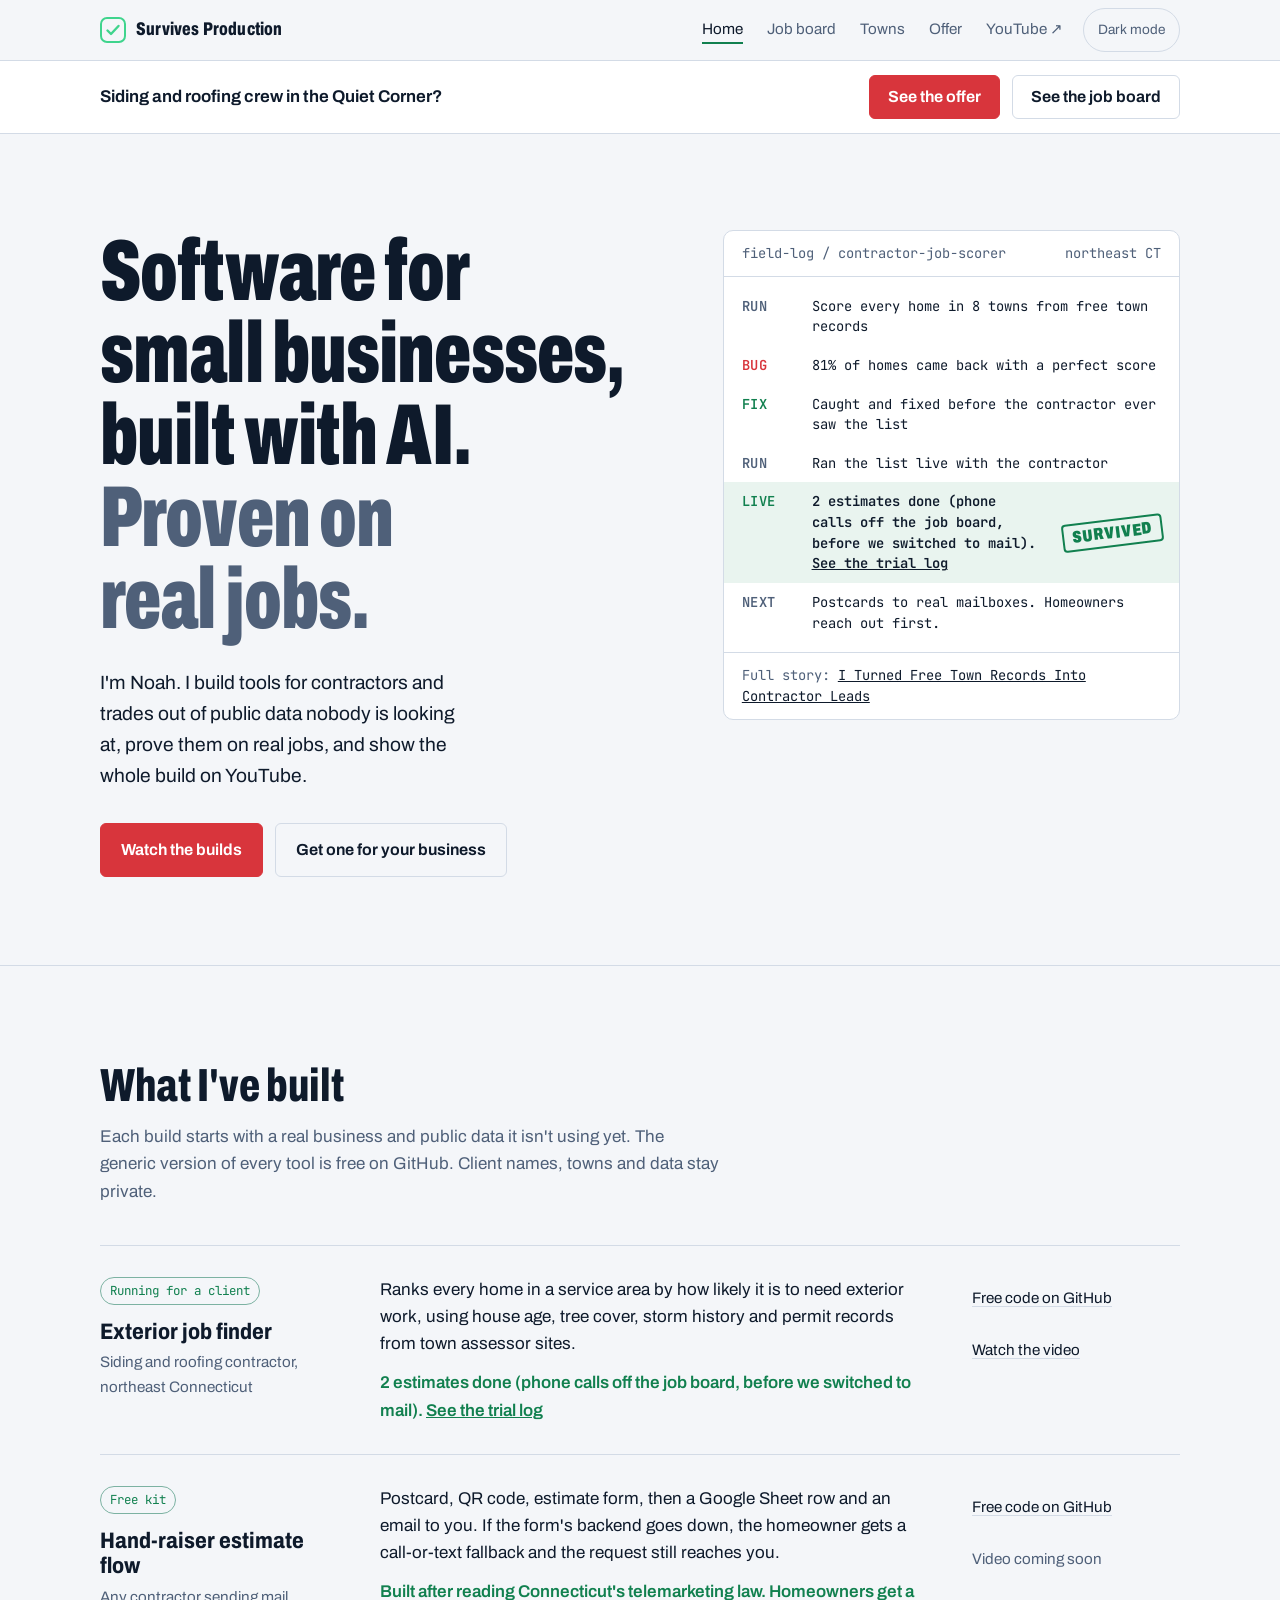
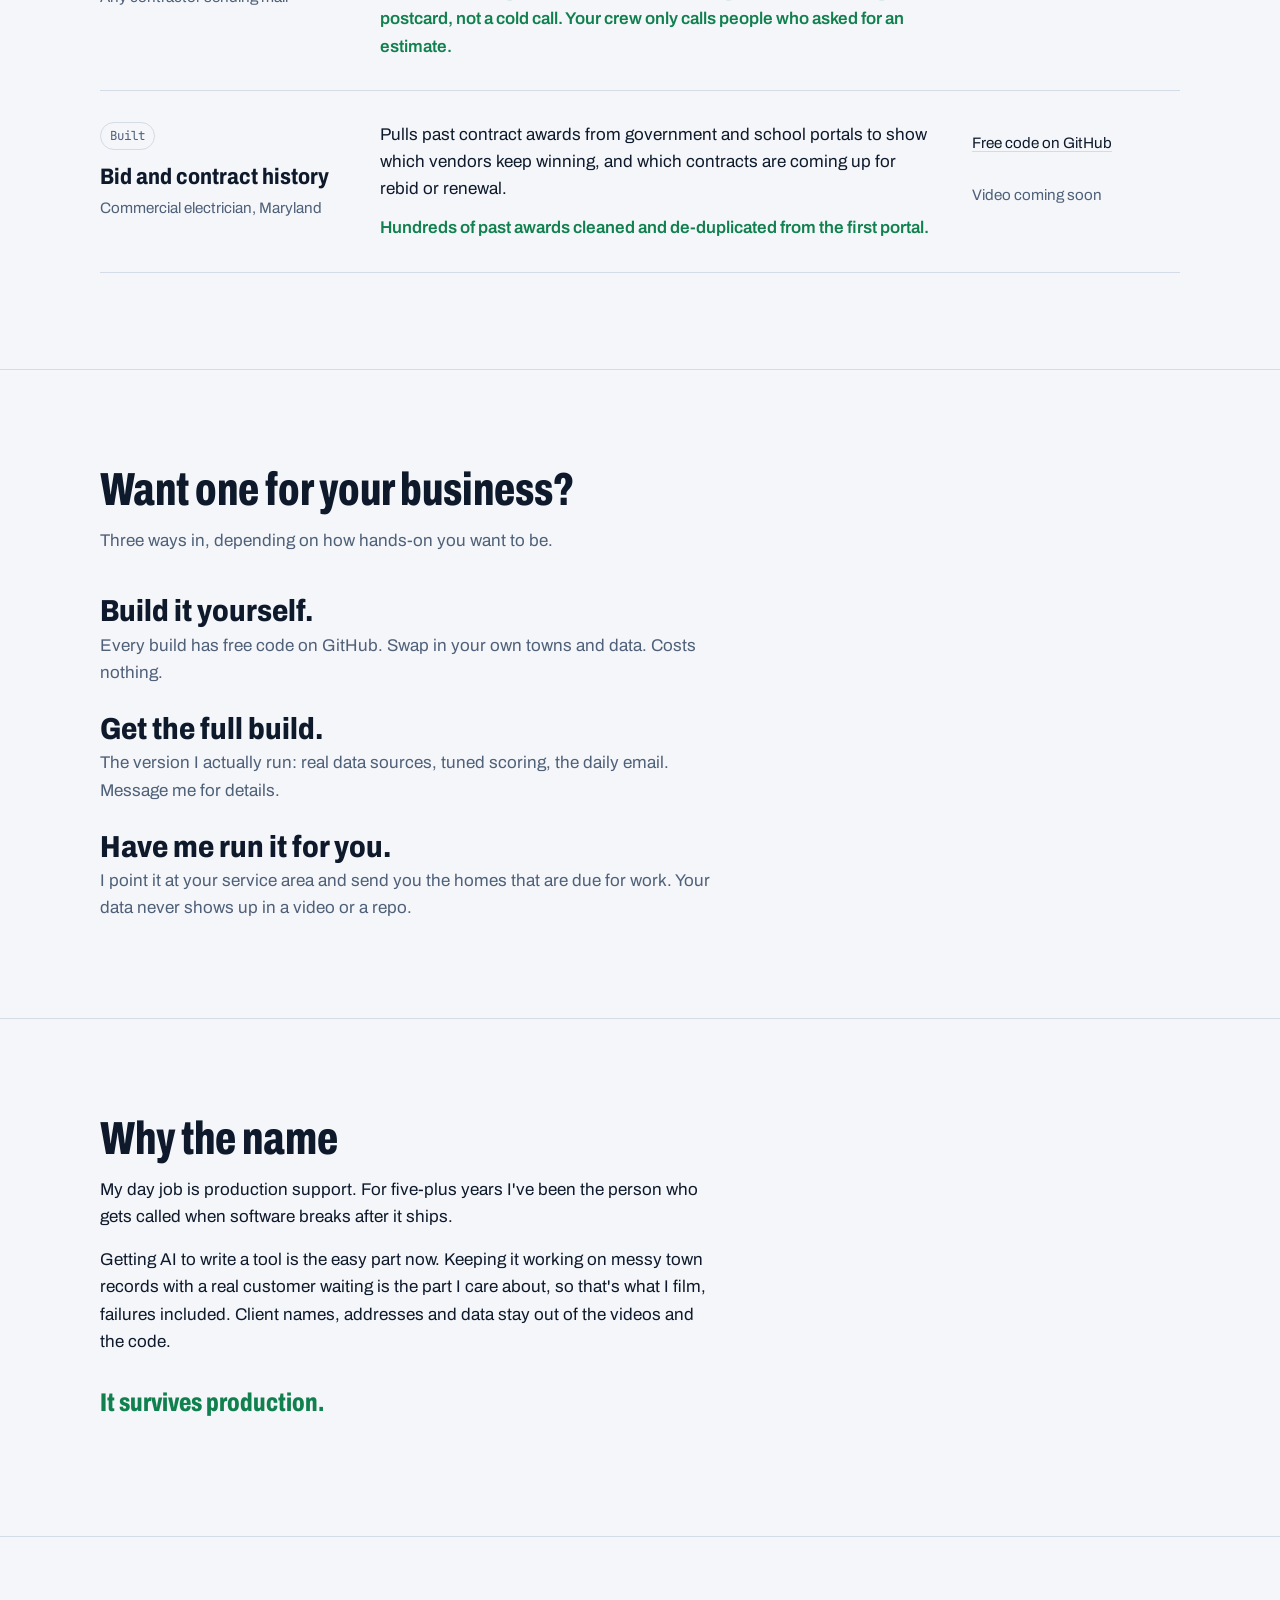
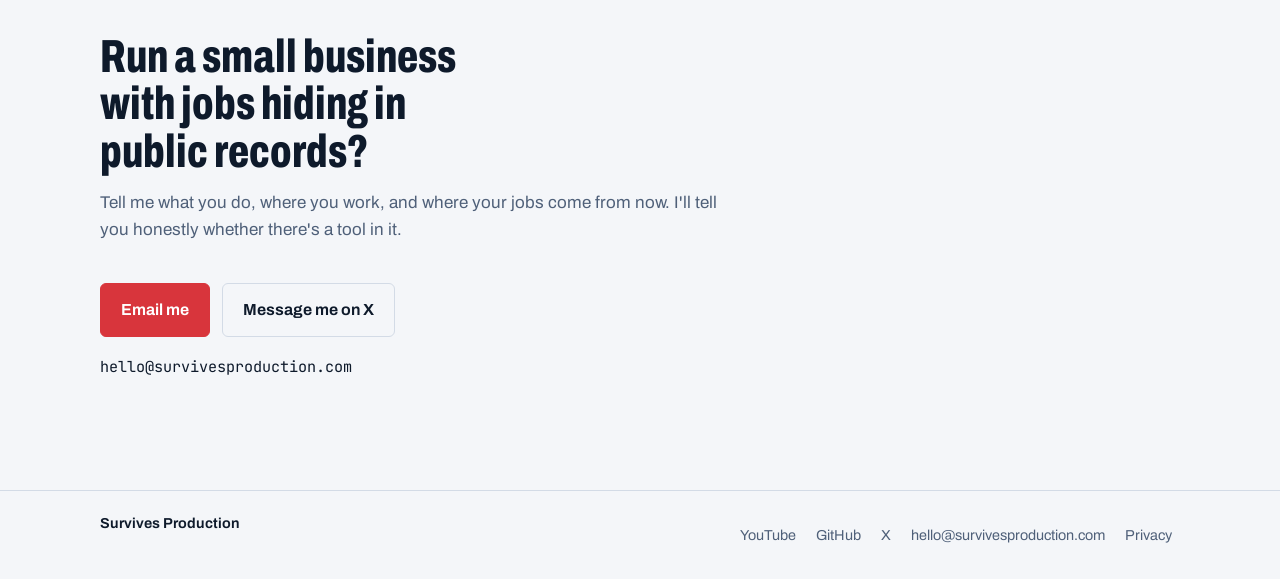
<file: index.html>
<!doctype html>
<html lang="en">
<head>
<meta charset="utf-8">
<meta name="viewport" content="width=device-width, initial-scale=1, viewport-fit=cover">
<script>(function(){var t=null;try{t=localStorage.getItem('sp-theme')}catch(e){}if(t!=='light'&&t!=='dark'){t=(window.matchMedia&&matchMedia('(prefers-color-scheme: light)').matches)?'light':'dark'}document.documentElement.setAttribute('data-theme',t)})()</script>
<title>Survives Production</title>
<meta name="description" content="Software for small businesses, built with AI and proven on real jobs. Job-finding and data tools for contractors and trades, with every build on YouTube.">
<meta name="theme-color" content="#0E1A2B">
<link rel="canonical" href="https://survivesproduction.com/">
<link rel="icon" href="data:image/svg+xml,%3Csvg xmlns='http://www.w3.org/2000/svg' viewBox='0 0 26 26'%3E%3Crect width='26' height='26' rx='6' fill='%230E1A2B'/%3E%3Cpath d='M7.5 13.5l3.5 3.5 7.5-8' fill='none' stroke='%233FD48D' stroke-width='2.6' stroke-linecap='round' stroke-linejoin='round'/%3E%3C/svg%3E">
<meta property="og:type" content="website">
<meta property="og:url" content="https://survivesproduction.com/">
<meta property="og:title" content="Survives Production">
<meta property="og:description" content="Software for small businesses, built with AI and proven on real jobs. Job-finding and data tools for contractors and trades, with every build on YouTube.">
<meta name="twitter:card" content="summary">
<meta name="twitter:site" content="@survivesprod">
<link rel="preconnect" href="https://fonts.googleapis.com">
<link rel="preconnect" href="https://fonts.gstatic.com" crossorigin>
<link rel="stylesheet" href="https://fonts.googleapis.com/css2?family=Archivo:wdth,wght@62..125,400..900&family=JetBrains+Mono:wght@400;600&display=swap">
<link rel="stylesheet" href="/assets/site.css">
<style>
/* Layout: dark navy ops board. Hero = pitch on the left, a real field log on the right (the one loud element).
   Below: builds as ruled rows, three ways to work together, about, contact. Left-aligned throughout. */
:root {
  --bg: #0E1A2B;          /* brand navy */
  --raised: #13233A;      /* log panel, row hover */
  --line: #233853;        /* rules */
  --ink: #E9EEF4;         /* body text */
  --dim: #98AAC0;         /* secondary text */
  --red: #F0545A;         /* brand red: what broke, primary action */
  --green: #3FD48D;       /* brand green: what got fixed / survived */
  --on-red: #1A0A0C;
  --display: "Archivo", "Arial Narrow", "Helvetica Neue", Arial, sans-serif;
  --body: "Archivo", "Helvetica Neue", Arial, sans-serif;
  --mono: "JetBrains Mono", ui-monospace, "SF Mono", Menlo, Consolas, monospace;
  --measure: 62ch;
  color-scheme: dark;
}
* { box-sizing: border-box; }
html { -webkit-text-size-adjust: 100%; }
body {
  margin: 0;
  background: var(--bg);
  color: var(--ink);
  font-family: var(--body);
  font-stretch: 100%;
  font-size: 1.0625rem;
  line-height: 1.6;
}
a { color: inherit; }
a:focus-visible, .btn:focus-visible { outline: 2px solid var(--green); outline-offset: 3px; border-radius: 2px; }
.wrap {
  max-width: 1120px;
  margin: 0 auto;
  padding-left: max(20px, env(safe-area-inset-left, 0px));
  padding-right: max(20px, env(safe-area-inset-right, 0px));
}

/* Crew strip: routes the people this site is for */
.crew-strip { border-bottom: 1px solid var(--line); background: var(--raised); }
.crew-strip .wrap { display: flex; align-items: center; justify-content: space-between; gap: 12px 24px; flex-wrap: wrap; padding-block: 14px; }
.crew-strip p { margin: 0; font-weight: 650; }
.crew-strip .btn { padding: 0 18px; min-height: 44px; }

/* Hero */
.hero .wrap {
  display: grid; grid-template-columns: minmax(0, 1.1fr) minmax(0, 0.9fr);
  gap: clamp(32px, 5vw, 72px); align-items: start; padding-block: clamp(48px, 8vw, 96px) clamp(48px, 7vw, 88px);
}
h1 {
  font-family: var(--display); font-weight: 850;
  font-stretch: 64%;
  font-size: clamp(2.9rem, 7vw, 5.4rem); line-height: 0.95; letter-spacing: -0.01em;
  margin: 0 0 28px; text-wrap: balance;
}
h1 .line2 { display: block; color: var(--dim); }
.lede { font-size: 1.2rem; max-width: 34ch; margin: 0 0 32px; color: var(--ink); }
.actions { display: flex; gap: 12px; flex-wrap: wrap; }
.btn {
  display: inline-flex; align-items: center; gap: 10px;
  padding: 13px 20px; font-weight: 650; font-size: 1rem; text-decoration: none;
  border-radius: 6px; border: 1px solid var(--line);
}
.btn.primary { background: var(--red); border-color: var(--red); color: var(--on-red); }
.btn.primary:hover { filter: brightness(1.08); }
.btn.ghost:hover { border-color: var(--dim); }

/* Field log: the one loud element */
.log {
  background: var(--raised); border: 1px solid var(--line); border-radius: 10px;
  font-family: var(--mono); font-size: 0.86rem; line-height: 1.5; overflow: hidden;
}
.log header {
  display: flex; justify-content: space-between; gap: 12px; flex-wrap: wrap;
  padding: 12px 18px; border-bottom: 1px solid var(--line); color: var(--dim);
}
.log ol { list-style: none; margin: 0; padding: 10px 0; }
.log li {
  display: grid; grid-template-columns: 4.2em minmax(0, 1fr); gap: 12px;
  padding: 9px 18px; animation: in 0.35s ease-out backwards;
}
.log li:nth-child(1) { animation-delay: 0.15s; }
.log li:nth-child(2) { animation-delay: 0.5s; }
.log li:nth-child(3) { animation-delay: 0.85s; }
.log li:nth-child(4) { animation-delay: 1.2s; }
.log li:nth-child(5) { animation-delay: 1.55s; }
.log li:nth-child(6) { animation-delay: 1.9s; }
.tag { font-weight: 600; letter-spacing: 0.04em; }
.tag.run, .tag.next { color: var(--dim); }
.tag.bug { color: var(--red); }
.tag.fix, .tag.live { color: var(--green); }
.log li.win { background: color-mix(in srgb, var(--green) 9%, transparent); }
.log li.win { position: relative; }
.log li.win .msg { color: var(--ink); font-weight: 600; padding-right: 9em; }
.stamp {
  position: absolute; right: 16px; top: 50%;
  transform: translateY(-50%) rotate(-7deg);
  font-family: var(--display); font-weight: 900; font-stretch: 75%;
  font-size: 1.05rem; letter-spacing: 0.06em; text-transform: uppercase;
  color: var(--green); border: 2px solid var(--green); border-radius: 4px;
  padding: 1px 8px; line-height: 1.3;
  animation: stamp 0.28s cubic-bezier(.2,1.6,.4,1) 2.3s backwards;
}
@keyframes stamp { from { opacity: 0; transform: translateY(-50%) rotate(-7deg) scale(1.8); } }
.msg { color: var(--ink); overflow-wrap: anywhere; }
.log footer { padding: 12px 18px; border-top: 1px solid var(--line); color: var(--dim); }
.log footer a { color: var(--ink); }
@keyframes in { from { opacity: 0; transform: translateY(4px); } }
@media (prefers-reduced-motion: reduce) { .log li, .stamp { animation: none; } }

/* Sections */
section.band { border-top: 1px solid var(--line); }
section.band > .wrap { padding-block: clamp(56px, 8vw, 96px); }
h2 {
  font-family: var(--display); font-weight: 800; font-stretch: 70%;
  font-size: clamp(2rem, 4vw, 2.9rem); line-height: 1.02; margin: 0 0 14px; text-wrap: balance;
}
.intro { color: var(--dim); max-width: var(--measure); margin: 0 0 40px; }
h3 {
  font-family: var(--display); font-weight: 750; font-stretch: 85%;
  font-size: 1.4rem; line-height: 1.15; margin: 0 0 6px;
}

/* Builds: ruled rows */
.builds { list-style: none; margin: 0; padding: 0; border-top: 1px solid var(--line); }
.build {
  display: grid; grid-template-columns: minmax(0, 15rem) minmax(0, 1fr) minmax(0, 13rem);
  gap: 20px 40px; padding-block: 30px; border-bottom: 1px solid var(--line);
}
.build .who { color: var(--dim); font-size: 0.95rem; margin: 0; }
.build p { margin: 0 0 12px; max-width: var(--measure); }
.build .result { color: var(--green); font-weight: 600; margin: 0; }
.status {
  display: inline-block; font-family: var(--mono); font-size: 0.78rem;
  padding: 3px 9px; border-radius: 999px; border: 1px solid var(--line); color: var(--dim); margin-bottom: 14px;
}
.status.live { color: var(--green); border-color: color-mix(in srgb, var(--green) 45%, var(--line)); }
.links { display: flex; flex-direction: column; gap: 8px; font-size: 0.95rem; }
.links a { display: inline-flex; align-items: center; min-height: 44px; color: var(--ink); text-underline-offset: 3px; text-decoration-color: var(--line); }
.links a:hover { text-decoration-color: var(--ink); }
.links .soon { color: var(--dim); display: inline-flex; align-items: center; min-height: 44px; }

/* Ways in */
.ways { margin: 0; display: grid; gap: 26px; max-width: 46rem; }
.ways div { display: grid; gap: 4px; }
.ways dt { font-family: var(--display); font-weight: 800; font-stretch: 85%; font-size: clamp(1.5rem, 3vw, 1.9rem); line-height: 1.1; }
.ways dd { margin: 0; color: var(--dim); max-width: var(--measure); }

/* About + contact */
.about p { margin: 0 0 16px; max-width: var(--measure); }
.about .signoff { font-family: var(--display); font-weight: 800; font-stretch: 75%; font-size: 1.6rem; color: var(--green); margin-top: 28px; }

.contact h2 { max-width: 18ch; }
.contact .actions { margin-top: 8px; }
.handle { font-family: var(--mono); font-size: 0.95rem; color: var(--ink); margin-top: 18px; user-select: all; }


@media (max-width: 880px) {
  .hero .wrap { grid-template-columns: minmax(0, 1fr); }
  .build { grid-template-columns: minmax(0, 1fr); gap: 10px; }
  .links { flex-direction: row; flex-wrap: wrap; gap: 8px 20px; }
}
@media (max-width: 480px) {
  .top nav { gap: 16px; }
  .log li { grid-template-columns: 3.6em minmax(0, 1fr); gap: 8px; padding-inline: 14px; }
  .log header, .log footer { padding-inline: 14px; }
}
</style>
</head>
<body class="sp-brand">
<header class="sp-top">
  <div class="sp-wrap">
    <a class="sp-mark" href="/" aria-label="Survives Production home">
      <svg width="26" height="26" viewBox="0 0 26 26" aria-hidden="true"><rect x="1" y="1" width="24" height="24" rx="6" fill="none" stroke="#3FD48D" stroke-width="2"/><path d="M7.5 13.5l3.5 3.5 7.5-8" fill="none" stroke="#3FD48D" stroke-width="2.4" stroke-linecap="round" stroke-linejoin="round"/></svg>
      <span>Survives Production</span>
    </a>
    <nav class="sp-nav" aria-label="Main">
      <a href="/" aria-current="page">Home</a>
      <a href="/jobs/">Job board</a>
      <a href="/towns/">Towns</a>
      <a href="/offer/">Offer</a>
      <a href="https://www.youtube.com/@survivesproduction" target="_blank" rel="noopener">YouTube<span aria-hidden="true">&nbsp;&#8599;</span></a>
      <button type="button" class="sp-theme" data-sp-theme aria-label="Switch between light and dark mode">Theme</button>
    </nav>
  </div>
</header>
<section class="crew-strip" aria-label="For crews">
  <div class="wrap">
    <p>Siding and roofing crew in the Quiet Corner?</p>
    <div class="actions">
      <a class="btn primary" href="/offer/">See the offer</a>
      <a class="btn ghost" href="/jobs/">See the job board</a>
    </div>
  </div>
</section>

<main id="top">
  <section class="hero">
    <div class="wrap">
      <div>
        <h1>Software for small businesses, built with AI.<span class="line2">Proven on real jobs.</span></h1>
        <p class="lede">I'm Noah. I build tools for contractors and trades out of public data nobody is looking at, prove them on real jobs, and show the whole build on YouTube.</p>
        <div class="actions">
          <a class="btn primary" href="https://www.youtube.com/@survivesproduction" target="_blank" rel="noopener">Watch the builds</a>
          <a class="btn ghost" href="#work">Get one for your business</a>
        </div>
      </div>

      <figure class="log" aria-label="Field log from a contractor job-scorer build" style="margin:0">
        <header><span>field-log / contractor-job-scorer</span><span>northeast CT</span></header>
        <ol>
          <li><span class="tag run">RUN</span><span class="msg">Score every home in 8 towns from free town records</span></li>
          <li><span class="tag bug">BUG</span><span class="msg">81% of homes came back with a perfect score</span></li>
          <li><span class="tag fix">FIX</span><span class="msg">Caught and fixed before the contractor ever saw the list</span></li>
          <li><span class="tag run">RUN</span><span class="msg">Ran the list live with the contractor</span></li>
          <li id="log-win"><span class="tag next" id="log-tag">LOG</span><span class="msg" id="log-msg">Trial numbers are posted on the <a href="/offer/#trial">offer page</a> as they come in.</span><span class="stamp" id="log-stamp" aria-hidden="true" hidden>Survived</span></li>
          <li><span class="tag next">NEXT</span><span class="msg">Postcards to real mailboxes. Homeowners reach out first.</span></li>
        </ol>
        <footer>Full story: <a href="https://www.youtube.com/@survivesproduction" target="_blank" rel="noopener">I Turned Free Town Records Into Contractor Leads</a></footer>
      </figure>
    </div>
  </section>

  <section class="band" id="builds">
    <div class="wrap">
      <h2>What I've built</h2>
      <p class="intro">Each build starts with a real business and public data it isn't using yet. The generic version of every tool is free on GitHub. Client names, towns and data stay private.</p>

      <ul class="builds">
        <li class="build">
          <div>
            <span class="status live">Running for a client</span>
            <h3>Exterior job finder</h3>
            <p class="who">Siding and roofing contractor, northeast Connecticut</p>
          </div>
          <div>
            <p>Ranks every home in a service area by how likely it is to need exterior work, using house age, tree cover, storm history and permit records from town assessor sites.</p>
            <p class="result" id="trial-result">Trial numbers are posted on the <a href="/offer/#trial">offer page</a> as they come in.</p>
          </div>
          <div class="links">
            <a href="https://github.com/SurvivesProduction/property-lead-scorer" target="_blank" rel="noopener">Free code on GitHub</a>
            <a href="https://www.youtube.com/@survivesproduction" target="_blank" rel="noopener">Watch the video</a>
          </div>
        </li>

        <li class="build">
          <div>
            <span class="status live">Free kit</span>
            <h3>Hand-raiser estimate flow</h3>
            <p class="who">Any contractor sending mail</p>
          </div>
          <div>
            <p>Postcard, QR code, estimate form, then a Google Sheet row and an email to you. If the form's backend goes down, the homeowner gets a call-or-text fallback and the request still reaches you.</p>
            <p class="result">Built after reading Connecticut's telemarketing law. Homeowners get a postcard, not a cold call. Your crew only calls people who asked for an estimate.</p>
          </div>
          <div class="links">
            <a href="https://github.com/SurvivesProduction/hand-raiser-lead-flow" target="_blank" rel="noopener">Free code on GitHub</a>
            <span class="soon">Video coming soon</span>
          </div>
        </li>

        <li class="build">
          <div>
            <span class="status">Built</span>
            <h3>Bid and contract history</h3>
            <p class="who">Commercial electrician, Maryland</p>
          </div>
          <div>
            <p>Pulls past contract awards from government and school portals to show which vendors keep winning, and which contracts are coming up for rebid or renewal.</p>
            <p class="result">Hundreds of past awards cleaned and de-duplicated from the first portal.</p>
          </div>
          <div class="links">
            <a href="https://github.com/SurvivesProduction/bid-vendor-history-scraper" target="_blank" rel="noopener">Free code on GitHub</a>
            <span class="soon">Video coming soon</span>
          </div>
        </li>
      </ul>
    </div>
  </section>

  <section class="band" id="work">
    <div class="wrap">
      <h2>Want one for your business?</h2>
      <p class="intro">Three ways in, depending on how hands-on you want to be.</p>
      <dl class="ways">
        <div><dt>Build it yourself.</dt><dd>Every build has free code on GitHub. Swap in your own towns and data. Costs nothing.</dd></div>
        <div><dt>Get the full build.</dt><dd>The version I actually run: real data sources, tuned scoring, the daily email. Message me for details.</dd></div>
        <div><dt>Have me run it for you.</dt><dd>I point it at your service area and send you the homes that are due for work. Your data never shows up in a video or a repo.</dd></div>
      </dl>
    </div>
  </section>

  <section class="band about" id="about">
    <div class="wrap">
      <h2>Why the name</h2>
      <p>My day job is production support. For five-plus years I've been the person who gets called when software breaks after it ships.</p>
      <p>Getting AI to write a tool is the easy part now. Keeping it working on messy town records with a real customer waiting is the part I care about, so that's what I film, failures included. Client names, addresses and data stay out of the videos and the code.</p>
      <p class="signoff">It survives production.</p>
    </div>
  </section>

  <section class="band contact" id="contact">
    <div class="wrap">
      <h2>Run a small business with jobs hiding in public records?</h2>
      <p class="intro">Tell me what you do, where you work, and where your jobs come from now. I'll tell you honestly whether there's a tool in it.</p>
      <div class="actions">
        <a class="btn primary" href="mailto:hello@survivesproduction.com?subject=A%20tool%20for%20my%20business">Email me</a>
        <a class="btn ghost" href="https://x.com/survivesprod" target="_blank" rel="noopener">Message me on X</a>
      </div>
      <p class="handle">hello@survivesproduction.com</p>
    </div>
  </section>
</main>

<footer class="sp-foot">
  <div class="sp-wrap">
    <div>
      <strong>Survives Production</strong>
      <p data-compliance hidden></p>
    </div>
    <nav aria-label="Elsewhere">
      <a href="https://www.youtube.com/@survivesproduction" target="_blank" rel="noopener">YouTube</a>
      <a href="https://github.com/SurvivesProduction" target="_blank" rel="noopener">GitHub</a>
      <a href="https://x.com/survivesprod" target="_blank" rel="noopener">X</a>
      <a href="mailto:hello@survivesproduction.com">hello@survivesproduction.com</a>
      <a href="/privacy/">Privacy</a>
    </nav>
  </div>
</footer>
<script src="/assets/site.js"></script>
<script>
/* Trial claim comes from /data/offer.json so home and the offer page can't disagree. */
SP.offer().then(function (d) {
  var t = d.trialLog;
  if (t.estimatesDone === null || t.estimatesDone === undefined) return;
  var n = t.estimatesDone;
  var how = t.channel ? " (" + t.channel.charAt(0).toLowerCase() + t.channel.slice(1) + ")" : "";
  var txt = n + " estimate" + (n === 1 ? "" : "s") + " done" + how + ". ";
  var link = function () { var a = document.createElement("a"); a.href = "/offer/#trial"; a.textContent = "See the trial log"; return a; };
  var msg = document.getElementById("log-msg"); msg.textContent = txt; msg.appendChild(link());
  document.getElementById("log-tag").className = "tag live"; document.getElementById("log-tag").textContent = "LIVE";
  document.getElementById("log-win").className = "win";
  if (n > 0) document.getElementById("log-stamp").hidden = false;
  var r = document.getElementById("trial-result"); r.textContent = txt; r.appendChild(link());
}).catch(function () {});
</script>
</body>
</html>
</file>
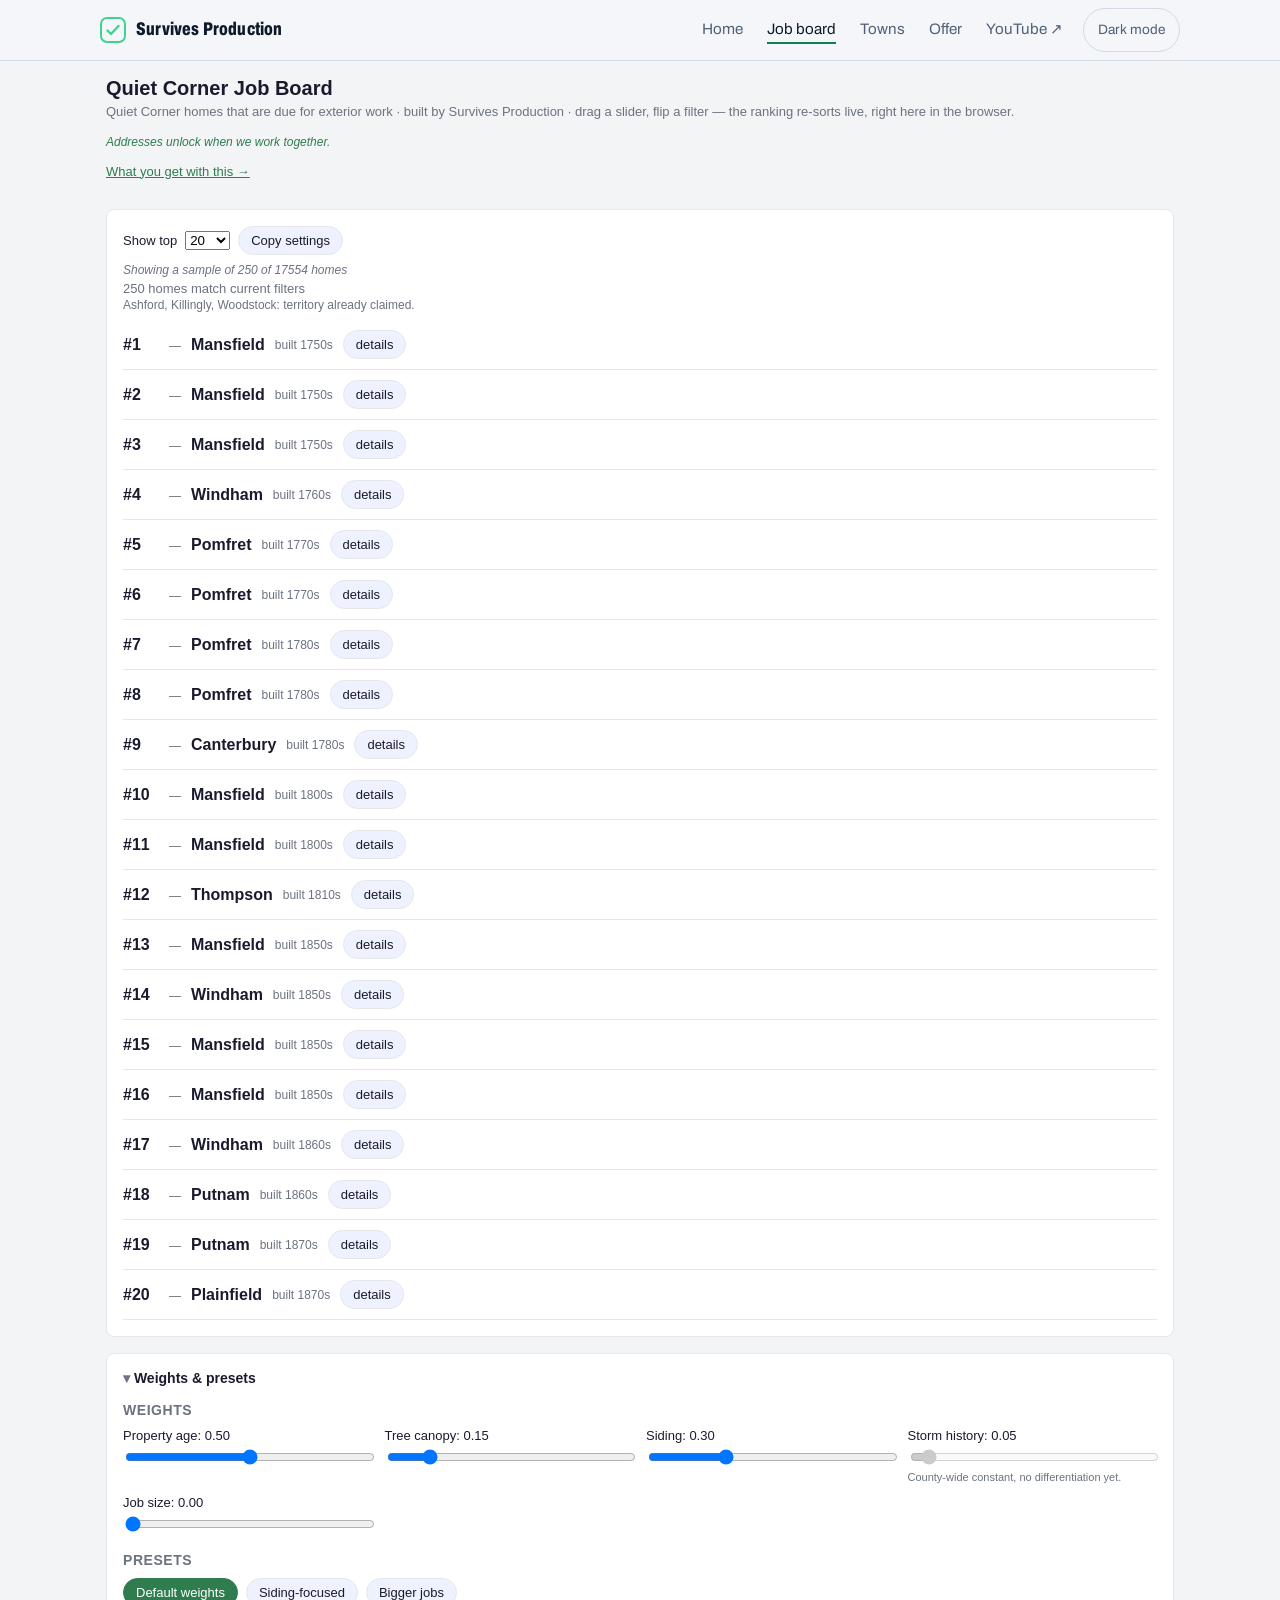
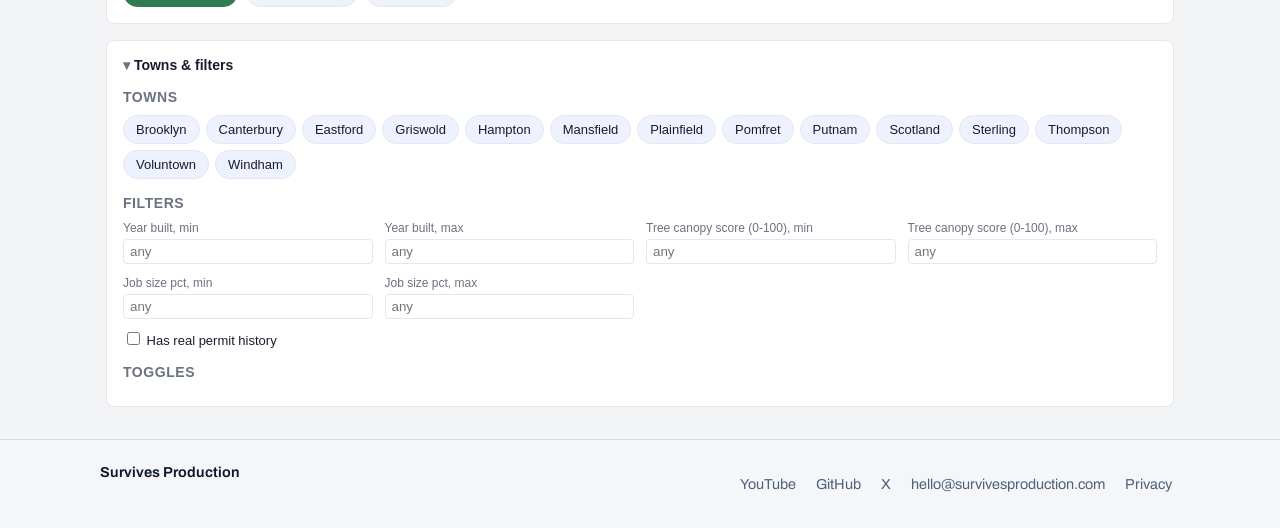
<file: jobs/index.html>
<!doctype html>
<html lang="en">
<head>
<meta charset="utf-8">
<meta name="viewport" content="width=device-width, initial-scale=1">
<script>(function(){var t=null;try{t=localStorage.getItem('sp-theme')}catch(e){}if(t!=='light'&&t!=='dark'){t=(window.matchMedia&&matchMedia('(prefers-color-scheme: light)').matches)?'light':'dark'}document.documentElement.setAttribute('data-theme',t)})()</script>
<meta name="robots" content="noindex">
<title>Quiet Corner Job Board</title>
<!-- TODO(noah): "territory already claimed" is built from DATA.metadata.sold_towns in the generated data below. Keep it equal to the "taken" territory towns in /data/offer.json (Killingly, Woodstock, Ashford). -->
<link rel="preconnect" href="https://fonts.googleapis.com">
<link rel="preconnect" href="https://fonts.gstatic.com" crossorigin>
<link rel="stylesheet" href="https://fonts.googleapis.com/css2?family=Archivo:wdth,wght@62..125,400..900&family=JetBrains+Mono:wght@400;600&display=swap">
<link rel="stylesheet" href="/assets/site.css">
<style>
  :root {
    --bg: #f3f4f6;
    --panel: #ffffff;
    --border: #e5e7eb;
    --ink: #1a1a2e;
    --muted: #6b7280;
    --accent: #2f7d4f;
    --accent-ink: #ffffff;
    --chip-bg: #eef2ff;
    --chip-active-bg: #2f7d4f;
    --chip-active-ink: #ffffff;
    --up: #16a34a;
    --down: #dc2626;
    --badge-bg: #fef3c7;
    --badge-ink: #92400e;
    --bar-track: #e5e7eb;
    --bar-fill: #2f7d4f;
  }
  @media (prefers-color-scheme: dark) {
    :root:not([data-theme="light"]) {
      --bg: #111827;
      --panel: #1f2937;
      --border: #374151;
      --ink: #f3f4f6;
      --muted: #9ca3af;
      --accent: #4ade80;
      --accent-ink: #052e16;
      --chip-bg: #374151;
      --chip-active-bg: #4ade80;
      --chip-active-ink: #052e16;
      --up: #4ade80;
      --down: #f87171;
      --badge-bg: #4b3621;
      --badge-ink: #fde68a;
      --bar-track: #374151;
      --bar-fill: #4ade80;
    }
  }
  :root[data-theme="dark"] {
    --bg: #111827;
    --panel: #1f2937;
    --border: #374151;
    --ink: #f3f4f6;
    --muted: #9ca3af;
    --accent: #4ade80;
    --accent-ink: #052e16;
    --chip-bg: #374151;
    --chip-active-bg: #4ade80;
    --chip-active-ink: #052e16;
    --up: #4ade80;
    --down: #f87171;
    --badge-bg: #4b3621;
    --badge-ink: #fde68a;
    --bar-track: #374151;
    --bar-fill: #4ade80;
  }
  * { box-sizing: border-box; }
  body {
    margin: 0;
    background: var(--bg);
    color: var(--ink);
    font-family: -apple-system, BlinkMacSystemFont, 'Segoe UI', Roboto, Helvetica, Arial, sans-serif;
  }
  #app-root { max-width: 1100px; margin: 0 auto; padding: 16px; }
  #app-root > header { display: flex; justify-content: space-between; align-items: baseline; gap: 12px; flex-wrap: wrap; }
  h1 { font-size: 20px; margin: 0 0 4px; }
  .sp-top { display: block; }
  .subtitle { color: var(--muted); font-size: 13px; margin-bottom: 16px; }
  .panel { background: var(--panel); border: 1px solid var(--border); border-radius: 8px; padding: 16px; margin-bottom: 16px; }
  .panel h2 { font-size: 14px; margin: 0 0 10px; text-transform: uppercase; letter-spacing: .04em; color: var(--muted); }
  #weight-sliders { display: grid; grid-template-columns: repeat(auto-fit, minmax(220px, 1fr)); gap: 12px; }
  .control label { font-size: 13px; display: block; margin-bottom: 4px; }
  .control input[type=range] { width: 100%; }
  .note { font-size: 11px; color: var(--muted); margin-top: 2px; }
  #preset-buttons { display: flex; gap: 8px; flex-wrap: wrap; }
  .preset-btn, .chip, .expand-btn, #copy-settings, #theme-toggle {
    border: 1px solid var(--border); background: var(--chip-bg); color: var(--ink);
    border-radius: 999px; padding: 6px 12px; font-size: 13px; cursor: pointer;
  }
  .preset-btn-active, .chip-active { background: var(--chip-active-bg); color: var(--chip-active-ink); border-color: var(--chip-active-bg); }
  #town-chips { display: flex; flex-wrap: wrap; gap: 6px; margin-top: 8px; }
  .filters-grid { display: grid; grid-template-columns: repeat(auto-fit, minmax(200px, 1fr)); gap: 12px; margin-top: 10px; }
  .filters-grid label { font-size: 12px; color: var(--muted); display: block; margin-bottom: 4px; }
  .filters-grid input[type=number] { width: 100%; padding: 4px 6px; border: 1px solid var(--border); border-radius: 4px; background: var(--panel); color: var(--ink); }
  .toggles { display: grid; grid-template-columns: repeat(auto-fit, minmax(220px, 1fr)); gap: 8px; margin-top: 10px; font-size: 13px; }
  .toggles label { display: flex; align-items: center; gap: 6px; }
  #result-count { font-size: 13px; color: var(--muted); margin-bottom: 2px; }
  #filter-summary { font-size: 12px; color: var(--muted); margin-bottom: 8px; }
  #tagline { font-size: 12px; color: var(--accent); font-style: italic; margin-top: 2px; }
  #tagline:empty { display: none; }
  #sample-banner { font-size: 12px; color: var(--muted); font-style: italic; margin-bottom: 4px; }
  #sample-banner:empty { display: none; }
  details.panel { padding: 0; }
  details.panel > summary { list-style: none; cursor: pointer; padding: 16px; font-size: 14px; font-weight: 700; color: var(--ink); }
  details.panel > summary::-webkit-details-marker { display: none; }
  details.panel > summary::before { content: '▸ '; color: var(--muted); }
  details.panel[open] > summary::before { content: '▾ '; }
  details.panel > summary ~ * { padding-left: 16px; padding-right: 16px; }
  details.panel > summary ~ *:last-child { padding-bottom: 16px; }
  #results-list { list-style: none; margin: 0; padding: 0; }
  .lead-row { border-bottom: 1px solid var(--border); padding: 10px 0; }
  .lead-row-main { display: flex; align-items: center; gap: 10px; flex-wrap: wrap; }
  .lead-rank { font-weight: 700; min-width: 36px; }
  .rank-up { color: var(--up); font-size: 12px; }
  .rank-down { color: var(--down); font-size: 12px; }
  .rank-same { color: var(--muted); font-size: 12px; }
  .lead-town { font-weight: 600; }
  .lead-built { color: var(--muted); font-size: 12px; }
  .badge { font-size: 11px; background: var(--badge-bg); color: var(--badge-ink); padding: 2px 8px; border-radius: 999px; }
  .lead-row-detail { margin-top: 8px; padding-left: 8px; }
  .bd-head, .bd-row { max-width: 360px; }
  .bd-head { display: flex; align-items: baseline; gap: 8px; margin-bottom: 4px; }
  .bd-score { font-size: 18px; font-weight: 700; line-height: 1; color: var(--sp-green, var(--accent)); }
  .bd-head-text { font-size: 12px; color: var(--muted); }
  .bd-row { display: flex; align-items: center; gap: 8px; margin-bottom: 3px; font-size: 12px; line-height: 16px; }
  .bd-label { flex: 0 0 92px; color: var(--ink); }
  .bd-slot { flex: 0 0 72px; }
  .bd-track { height: 6px; background: var(--bar-track); border-radius: 3px; overflow: hidden; }
  .bd-fill { height: 100%; background: var(--sp-green, var(--bar-fill)); }
  .bd-points { flex: 1 1 auto; min-width: 0; color: var(--ink); white-space: nowrap; font-variant-numeric: tabular-nums; }
  .bd-note { color: var(--muted); }
  .bd-constant .bd-label, .bd-constant .bd-same { color: var(--muted); }
  .bd-same { flex: 1 1 auto; min-width: 0; font-style: italic; }
  .link-row { display: flex; gap: 14px; flex-wrap: wrap; margin-top: 4px; }
  .verify-link { font-size: 12px; color: var(--accent); display: inline-block; }
  .verify-link-none { color: var(--muted); font-style: italic; }
  #copy-status { font-size: 12px; color: var(--accent); margin-left: 8px; }
  .toolbar { display: flex; align-items: center; gap: 8px; flex-wrap: wrap; margin-bottom: 8px; }
  @media (max-width: 600px) {
    .preset-btn, .chip, .expand-btn, #copy-settings, #top-n, .filters-grid input[type=number], details.panel > summary { min-height: 44px; }
    .toggles label, .verify-link, .link-row a { min-height: 44px; display: inline-flex; align-items: center; }
  }
  @media (max-width: 480px) {
    #app-root { padding: 10px; }
    .lead-row-main { gap: 6px; }
  }
</style>
</head>
<body>
<header class="sp-top">
  <div class="sp-wrap">
    <a class="sp-mark" href="/" aria-label="Survives Production home">
      <svg width="26" height="26" viewBox="0 0 26 26" aria-hidden="true"><rect x="1" y="1" width="24" height="24" rx="6" fill="none" stroke="#3FD48D" stroke-width="2"/><path d="M7.5 13.5l3.5 3.5 7.5-8" fill="none" stroke="#3FD48D" stroke-width="2.4" stroke-linecap="round" stroke-linejoin="round"/></svg>
      <span>Survives Production</span>
    </a>
    <nav class="sp-nav" aria-label="Main">
      <a href="/">Home</a>
      <a href="/jobs/" aria-current="page">Job board</a>
      <a href="/towns/">Towns</a>
      <a href="/offer/">Offer</a>
      <a href="https://www.youtube.com/@survivesproduction" target="_blank" rel="noopener">YouTube<span aria-hidden="true">&nbsp;&#8599;</span></a>
      <button type="button" class="sp-theme" data-sp-theme aria-label="Switch between light and dark mode">Theme</button>
    </nav>
  </div>
</header>
<div id="app-root">
  <header>
    <div>
      <h1>Quiet Corner Job Board</h1>
      <div class="subtitle">Quiet Corner homes that are due for exterior work · built by Survives Production &middot; drag a slider, flip a filter &mdash; the ranking re-sorts live, right here in the browser.</div>
      <div id="tagline"></div>
      <div class="subtitle"><a href="/offer/" style="color:var(--accent);display:inline-flex;align-items:center;min-height:44px">What you get with this &rarr;</a></div>
    </div>
  </header>
  <div class="panel">
    <div class="toolbar">
      <label for="top-n" style="font-size:13px;">Show top</label>
      <select id="top-n">
        <option value="20">20</option>
        <option value="50">50</option>
        <option value="100">100</option>
      </select>
      <button type="button" id="copy-settings">Copy settings</button>
      <span id="copy-status"></span>
    </div>
    <div id="sample-banner"></div>
    <div id="result-count"></div>
    <div id="filter-summary"></div>
    <ul id="results-list"></ul>
  </div>
  <details class="panel" id="weights-details">
    <summary>Weights &amp; presets</summary>
    <h2>Weights</h2>
    <div id="weight-sliders"></div>
    <h2 style="margin-top:16px;">Presets</h2>
    <div id="preset-buttons"></div>
  </details>
  <details class="panel" id="filters-details">
    <summary>Towns &amp; filters</summary>
    <h2>Towns</h2>
    <div id="town-chips"></div>
    <div id="siding-material-section">
      <h2 style="margin-top:16px;">Siding material</h2>
      <div id="siding-chips"></div>
    </div>
    <div id="roof-cover-section">
      <h2 style="margin-top:16px;">Roof cover</h2>
      <div id="roof-chips"></div>
    </div>
    <h2 style="margin-top:16px;">Filters</h2>
    <div class="filters-grid">
      <div><label for="year-min">Year built, min</label><input type="number" id="year-min" placeholder="any"></div>
      <div><label for="year-max">Year built, max</label><input type="number" id="year-max" placeholder="any"></div>
      <div><label for="canopy-min">Tree canopy score (0-100), min</label><input type="number" id="canopy-min" placeholder="any"></div>
      <div><label for="canopy-max">Tree canopy score (0-100), max</label><input type="number" id="canopy-max" placeholder="any"></div>
      <div><label for="jobsize-min">Job size pct, min</label><input type="number" id="jobsize-min" placeholder="any"></div>
      <div><label for="jobsize-max">Job size pct, max</label><input type="number" id="jobsize-max" placeholder="any"></div>
    </div>
    <label style="display:block;margin-top:10px;font-size:13px;">
      <input type="checkbox" id="toggle-permit-history"> Has real permit history
    </label>
    <h2 style="margin-top:16px;">Toggles</h2>
    <div class="toggles">
      <label id="toggle-state-only-row"><input type="checkbox" id="toggle-state-only"> Show state-data-only rows</label>
    </div>
  </details>
</div>
<footer class="sp-foot">
  <div class="sp-wrap">
    <div>
      <strong>Survives Production</strong>
      <p data-compliance hidden></p>
    </div>
    <nav aria-label="Elsewhere">
      <a href="https://www.youtube.com/@survivesproduction" target="_blank" rel="noopener">YouTube</a>
      <a href="https://github.com/SurvivesProduction" target="_blank" rel="noopener">GitHub</a>
      <a href="https://x.com/survivesprod" target="_blank" rel="noopener">X</a>
      <a href="mailto:hello@survivesproduction.com">hello@survivesproduction.com</a>
      <a href="/privacy/">Privacy</a>
    </nav>
  </div>
</footer>
<script src="/assets/site.js"></script>
<script>
var LEAD_BOARD_DATA = {"metadata":{"as_of_year":2026,"sold_towns":["Killingly","Ashford","Woodstock"],"export_timestamp":"2026-11-20T15:07:30.871349+00:00","weights":{"property_age_threshold_years":20,"property_age_decay_years":30,"canopy_optimal_pct":35.0,"canopy_low_extreme_pct":0.0,"canopy_high_extreme_pct":95.0,"storm_lookback_years":15,"property_weight":0.5,"canopy_weight":0.15,"storm_weight":0.05,"enable_siding_signal":true,"siding_weight":0.3,"permit_class_split":true,"masonry_siding_zero":true,"year_built_placeholder_fallback":true,"spend_bonus":0.03,"alum_vinyl_vinyl_weight":0.75,"alum_vinyl_decay_years":22.0,"fiber_cement_score":0.1,"fiber_cement_decay_years":40.0},"tagline":"Addresses unlock when we work together.","year_built_granularity":"decade","sample_size":250,"population_size":17554,"is_teaser":true,"teaser_brand":"Quiet Corner exterior leads \u00b7 built by Survives Production","town_cap_relaxed":false},"parcels":[{"lead_key":"teaser-00001","town":"Thompson","year_built":1810,"components":{"property":0.9982821240544425,"canopy":1.0,"storm":1.0,"siding":1.0,"jobSize":1.0},"lead_score":1.0,"flags":{"permit_data_available":true,"permit_history_short":true}},{"lead_key":"teaser-00002","town":"Mansfield","year_built":1750,"components":{"property":0.9997675107723426,"canopy":1.0,"storm":1.0,"siding":1.0,"jobSize":0.8},"lead_score":1.0,"flags":{"permit_data_available":false,"permit_history_short":false}},{"lead_key":"teaser-00003","town":"Pomfret","year_built":1770,"components":{"property":0.9995471728171132,"canopy":1.0,"storm":1.0,"siding":1.0,"jobSize":1.0},"lead_score":1.0,"flags":{"permit_data_available":true,"permit_history_short":true}},{"lead_key":"teaser-00004","town":"Pomfret","year_built":1770,"components":{"property":0.9995471728171132,"canopy":1.0,"storm":1.0,"siding":1.0,"jobSize":1.0},"lead_score":1.0,"flags":{"permit_data_available":true,"permit_history_short":true}},{"lead_key":"teaser-00005","town":"Pomfret","year_built":1780,"components":{"property":0.9993680287571465,"canopy":1.0,"storm":1.0,"siding":1.0,"jobSize":1.0},"lead_score":1.0,"flags":{"permit_data_available":true,"permit_history_short":true}},{"lead_key":"teaser-00006","town":"Pomfret","year_built":1780,"components":{"property":0.9993680287571465,"canopy":1.0,"storm":1.0,"siding":1.0,"jobSize":0.8},"lead_score":1.0,"flags":{"permit_data_available":false,"permit_history_short":false}},{"lead_key":"teaser-00007","town":"Mansfield","year_built":1800,"components":{"property":0.9987690880973266,"canopy":1.0,"storm":1.0,"siding":1.0,"jobSize":0.7},"lead_score":1.0,"flags":{"permit_data_available":false,"permit_history_short":false}},{"lead_key":"teaser-00008","town":"Mansfield","year_built":1850,"components":{"property":0.9934829491782902,"canopy":1.0,"storm":1.0,"siding":1.0,"jobSize":0.4},"lead_score":1.0,"flags":{"permit_data_available":false,"permit_history_short":false}},{"lead_key":"teaser-00009","town":"Windham","year_built":1760,"components":{"property":0.9996755351451827,"canopy":1.0,"storm":1.0,"siding":1.0,"jobSize":0.9},"lead_score":1.0,"flags":{"permit_data_available":true,"permit_history_short":true}},{"lead_key":"teaser-00010","town":"Putnam","year_built":1870,"components":{"property":0.9873065182672723,"canopy":1.0,"storm":1.0,"siding":1.0,"jobSize":0.9},"lead_score":1.0,"flags":{"permit_data_available":true,"permit_history_short":true}},{"lead_key":"teaser-00011","town":"Mansfield","year_built":1750,"components":{"property":0.9997675107723426,"canopy":1.0,"storm":1.0,"siding":1.0,"jobSize":0.9},"lead_score":1.0,"flags":{"permit_data_available":false,"permit_history_short":false}},{"lead_key":"teaser-00012","town":"Mansfield","year_built":1800,"components":{"property":0.9987690880973266,"canopy":1.0,"storm":1.0,"siding":1.0,"jobSize":0.9},"lead_score":1.0,"flags":{"permit_data_available":false,"permit_history_short":false}},{"lead_key":"teaser-00013","town":"Canterbury","year_built":1780,"components":{"property":0.9993680287571465,"canopy":1.0,"storm":1.0,"siding":1.0,"jobSize":0.9},"lead_score":1.0,"flags":{"permit_data_available":false,"permit_history_short":false}},{"lead_key":"teaser-00014","town":"Windham","year_built":1850,"components":{"property":0.9934829491782902,"canopy":1.0,"storm":1.0,"siding":1.0,"jobSize":0.9},"lead_score":1.0,"flags":{"permit_data_available":false,"permit_history_short":false}},{"lead_key":"teaser-00015","town":"Mansfield","year_built":1850,"components":{"property":0.9934829491782902,"canopy":1.0,"storm":1.0,"siding":1.0,"jobSize":0.8},"lead_score":1.0,"flags":{"permit_data_available":false,"permit_history_short":false}},{"lead_key":"teaser-00016","town":"Mansfield","year_built":1850,"components":{"property":0.9934829491782902,"canopy":1.0,"storm":1.0,"siding":1.0,"jobSize":0.4},"lead_score":1.0,"flags":{"permit_data_available":false,"permit_history_short":false}},{"lead_key":"teaser-00017","town":"Mansfield","year_built":1750,"components":{"property":0.9997675107723426,"canopy":1.0,"storm":1.0,"siding":1.0,"jobSize":0.8},"lead_score":1.0,"flags":{"permit_data_available":false,"permit_history_short":false}},{"lead_key":"teaser-00018","town":"Plainfield","year_built":1870,"components":{"property":0.9873065182672723,"canopy":1.0,"storm":1.0,"siding":1.0,"jobSize":0.3},"lead_score":1.0,"flags":{"permit_data_available":false,"permit_history_short":false}},{"lead_key":"teaser-00019","town":"Putnam","year_built":1870,"components":{"property":0.9873065182672723,"canopy":1.0,"storm":1.0,"siding":1.0,"jobSize":0.9},"lead_score":1.0,"flags":{"permit_data_available":false,"permit_history_short":false}},{"lead_key":"teaser-00020","town":"Plainfield","year_built":1870,"components":{"property":0.9873065182672723,"canopy":1.0,"storm":1.0,"siding":1.0,"jobSize":0.7},"lead_score":1.0,"flags":{"permit_data_available":true,"permit_history_short":false}},{"lead_key":"teaser-00021","town":"Windham","year_built":1860,"components":{"property":0.9909047228983042,"canopy":1.0,"storm":1.0,"siding":1.0,"jobSize":0.7},"lead_score":1.0,"flags":{"permit_data_available":false,"permit_history_short":false}},{"lead_key":"teaser-00022","town":"Windham","year_built":1880,"components":{"property":0.9822848191762019,"canopy":1.0,"storm":1.0,"siding":1.0,"jobSize":0.9},"lead_score":1.0,"flags":{"permit_data_available":true,"permit_history_short":true}},{"lead_key":"teaser-00023","town":"Mansfield","year_built":1870,"components":{"property":0.9873065182672723,"canopy":1.0,"storm":1.0,"siding":1.0,"jobSize":0.9},"lead_score":1.0,"flags":{"permit_data_available":false,"permit_history_short":false}},{"lead_key":"teaser-00024","town":"Windham","year_built":1850,"components":{"property":0.9934829491782902,"canopy":0.9,"storm":1.0,"siding":1.0,"jobSize":1.0},"lead_score":1.0,"flags":{"permit_data_available":true,"permit_history_short":true}},{"lead_key":"teaser-00025","town":"Sterling","year_built":1890,"components":{"property":0.9752764735296606,"canopy":1.0,"storm":1.0,"siding":1.0,"jobSize":0.4},"lead_score":1.0,"flags":{"permit_data_available":false,"permit_history_short":false}},{"lead_key":"teaser-00026","town":"Griswold","year_built":1890,"components":{"property":0.9752764735296606,"canopy":1.0,"storm":1.0,"siding":1.0,"jobSize":0.7},"lead_score":1.0,"flags":{"permit_data_available":false,"permit_history_short":false}},{"lead_key":"teaser-00027","town":"Mansfield","year_built":1850,"components":{"property":0.9934829491782902,"canopy":0.9,"storm":1.0,"siding":1.0,"jobSize":1.0},"lead_score":1.0,"flags":{"permit_data_available":false,"permit_history_short":false}},{"lead_key":"teaser-00028","town":"Plainfield","year_built":1870,"components":{"property":0.9873065182672723,"canopy":0.9,"storm":1.0,"siding":1.0,"jobSize":0.3},"lead_score":1.0,"flags":{"permit_data_available":true,"permit_history_short":false}},{"lead_key":"teaser-00029","town":"Plainfield","year_built":1880,"components":{"property":0.9822848191762019,"canopy":1.0,"storm":1.0,"siding":1.0,"jobSize":0.8},"lead_score":1.0,"flags":{"permit_data_available":true,"permit_history_short":false}},{"lead_key":"teaser-00030","town":"Putnam","year_built":1860,"components":{"property":0.9909047228983042,"canopy":1.0,"storm":1.0,"siding":1.0,"jobSize":0.5},"lead_score":1.0,"flags":{"permit_data_available":true,"permit_history_short":true}},{"lead_key":"teaser-00031","town":"Windham","year_built":1910,"components":{"property":0.9518451458788036,"canopy":1.0,"storm":1.0,"siding":1.0,"jobSize":0.4},"lead_score":1.0,"flags":{"permit_data_available":false,"permit_history_short":false}},{"lead_key":"teaser-00032","town":"Mansfield","year_built":1800,"components":{"property":0.9987690880973266,"canopy":0.9,"storm":1.0,"siding":1.0,"jobSize":0.9},"lead_score":1.0,"flags":{"permit_data_available":false,"permit_history_short":false}},{"lead_key":"teaser-00033","town":"Mansfield","year_built":1850,"components":{"property":0.9934829491782902,"canopy":0.9,"storm":1.0,"siding":1.0,"jobSize":0.8},"lead_score":1.0,"flags":{"permit_data_available":false,"permit_history_short":false}},{"lead_key":"teaser-00034","town":"Mansfield","year_built":1830,"components":{"property":0.9966540345425288,"canopy":0.9,"storm":1.0,"siding":1.0,"jobSize":0.9},"lead_score":1.0,"flags":{"permit_data_available":false,"permit_history_short":false}},{"lead_key":"teaser-00035","town":"Pomfret","year_built":1870,"components":{"property":0.9873065182672723,"canopy":0.9,"storm":1.0,"siding":1.0,"jobSize":1.0},"lead_score":1.0,"flags":{"permit_data_available":false,"permit_history_short":false}},{"lead_key":"teaser-00036","town":"Putnam","year_built":1860,"components":{"property":0.9909047228983042,"canopy":0.9,"storm":1.0,"siding":1.0,"jobSize":0.5},"lead_score":1.0,"flags":{"permit_data_available":false,"permit_history_short":false}},{"lead_key":"teaser-00037","town":"Mansfield","year_built":1750,"components":{"property":0.9997675107723426,"canopy":0.9,"storm":1.0,"siding":1.0,"jobSize":0.8},"lead_score":1.0,"flags":{"permit_data_available":false,"permit_history_short":false}},{"lead_key":"teaser-00038","town":"Mansfield","year_built":1750,"components":{"property":0.9997675107723426,"canopy":0.9,"storm":1.0,"siding":1.0,"jobSize":0.9},"lead_score":1.0,"flags":{"permit_data_available":false,"permit_history_short":false}},{"lead_key":"teaser-00039","town":"Mansfield","year_built":1750,"components":{"property":0.9997675107723426,"canopy":0.9,"storm":1.0,"siding":1.0,"jobSize":0.9},"lead_score":1.0,"flags":{"permit_data_available":false,"permit_history_short":false}},{"lead_key":"teaser-00040","town":"Putnam","year_built":1890,"components":{"property":0.9752764735296606,"canopy":1.0,"storm":1.0,"siding":1.0,"jobSize":0.6},"lead_score":1.0,"flags":{"permit_data_available":false,"permit_history_short":false}},{"lead_key":"teaser-00041","town":"Putnam","year_built":1890,"components":{"property":0.9752764735296606,"canopy":1.0,"storm":1.0,"siding":1.0,"jobSize":1.0},"lead_score":1.0,"flags":{"permit_data_available":false,"permit_history_short":false}},{"lead_key":"teaser-00042","town":"Plainfield","year_built":1890,"components":{"property":0.9752764735296606,"canopy":1.0,"storm":1.0,"siding":1.0,"jobSize":0.9},"lead_score":1.0,"flags":{"permit_data_available":true,"permit_history_short":false}},{"lead_key":"teaser-00043","town":"Putnam","year_built":1890,"components":{"property":0.9752764735296606,"canopy":1.0,"storm":1.0,"siding":0.9,"jobSize":1.0},"lead_score":1.0,"flags":{"permit_data_available":true,"permit_history_short":true}},{"lead_key":"teaser-00044","town":"Putnam","year_built":1870,"components":{"property":0.9873065182672723,"canopy":1.0,"storm":1.0,"siding":0.9,"jobSize":0.7},"lead_score":1.0,"flags":{"permit_data_available":true,"permit_history_short":true}},{"lead_key":"teaser-00045","town":"Plainfield","year_built":1850,"components":{"property":0.9934829491782902,"canopy":0.9,"storm":1.0,"siding":1.0,"jobSize":0.7},"lead_score":1.0,"flags":{"permit_data_available":true,"permit_history_short":false}},{"lead_key":"teaser-00046","town":"Windham","year_built":1890,"components":{"property":0.9752764735296606,"canopy":0.9,"storm":1.0,"siding":1.0,"jobSize":0.4},"lead_score":1.0,"flags":{"permit_data_available":false,"permit_history_short":false}},{"lead_key":"teaser-00047","town":"Plainfield","year_built":1920,"components":{"property":0.9327944872602503,"canopy":1.0,"storm":1.0,"siding":1.0,"jobSize":0.8},"lead_score":1.0,"flags":{"permit_data_available":true,"permit_history_short":false}},{"lead_key":"teaser-00048","town":"Putnam","year_built":1890,"components":{"property":0.9752764735296606,"canopy":0.9,"storm":1.0,"siding":1.0,"jobSize":0.7},"lead_score":1.0,"flags":{"permit_data_available":true,"permit_history_short":true}},{"lead_key":"teaser-00049","town":"Windham","year_built":1890,"components":{"property":0.9752764735296606,"canopy":0.9,"storm":1.0,"siding":1.0,"jobSize":0.3},"lead_score":1.0,"flags":{"permit_data_available":false,"permit_history_short":false}},{"lead_key":"teaser-00050","town":"Mansfield","year_built":1850,"components":{"property":0.9934829491782902,"canopy":0.9,"storm":1.0,"siding":1.0,"jobSize":0.9},"lead_score":1.0,"flags":{"permit_data_available":false,"permit_history_short":false}},{"lead_key":"teaser-00051","town":"Windham","year_built":1930,"components":{"property":0.9062071513861237,"canopy":1.0,"storm":1.0,"siding":1.0,"jobSize":0.2},"lead_score":1.0,"flags":{"permit_data_available":true,"permit_history_short":true}},{"lead_key":"teaser-00052","town":"Mansfield","year_built":1800,"components":{"property":0.9987690880973266,"canopy":0.8,"storm":1.0,"siding":1.0,"jobSize":0.7},"lead_score":1.0,"flags":{"permit_data_available":false,"permit_history_short":false}},{"lead_key":"teaser-00053","town":"Plainfield","year_built":1750,"components":{"property":0.9997675107723426,"canopy":0.8,"storm":1.0,"siding":1.0,"jobSize":0.9},"lead_score":1.0,"flags":{"permit_data_available":true,"permit_history_short":false}},{"lead_key":"teaser-00054","town":"Plainfield","year_built":1880,"components":{"property":0.9822848191762019,"canopy":0.9,"storm":1.0,"siding":1.0,"jobSize":0.5},"lead_score":1.0,"flags":{"permit_data_available":true,"permit_history_short":false}},{"lead_key":"teaser-00055","town":"Putnam","year_built":1880,"components":{"property":0.9822848191762019,"canopy":0.9,"storm":1.0,"siding":1.0,"jobSize":1.0},"lead_score":1.0,"flags":{"permit_data_available":true,"permit_history_short":true}},{"lead_key":"teaser-00056","town":"Plainfield","year_built":1890,"components":{"property":0.9752764735296606,"canopy":0.9,"storm":1.0,"siding":1.0,"jobSize":0.5},"lead_score":1.0,"flags":{"permit_data_available":true,"permit_history_short":false}},{"lead_key":"teaser-00057","town":"Windham","year_built":1920,"components":{"property":0.9327944872602503,"canopy":1.0,"storm":1.0,"siding":1.0,"jobSize":0.6},"lead_score":1.0,"flags":{"permit_data_available":true,"permit_history_short":true}},{"lead_key":"teaser-00058","town":"Putnam","year_built":1910,"components":{"property":0.9518451458788036,"canopy":1.0,"storm":1.0,"siding":0.9,"jobSize":0.5},"lead_score":0.9,"flags":{"permit_data_available":true,"permit_history_short":true}},{"lead_key":"teaser-00059","town":"Windham","year_built":1890,"components":{"property":0.9752764735296606,"canopy":0.9,"storm":1.0,"siding":1.0,"jobSize":0.7},"lead_score":1.0,"flags":{"permit_data_available":false,"permit_history_short":false}},{"lead_key":"teaser-00060","town":"Putnam","year_built":1870,"components":{"property":0.9873065182672723,"canopy":0.9,"storm":1.0,"siding":1.0,"jobSize":0.4},"lead_score":1.0,"flags":{"permit_data_available":false,"permit_history_short":false}},{"lead_key":"teaser-00061","town":"Windham","year_built":1880,"components":{"property":0.9822848191762019,"canopy":0.8,"storm":1.0,"siding":1.0,"jobSize":0.4},"lead_score":1.0,"flags":{"permit_data_available":false,"permit_history_short":false}},{"lead_key":"teaser-00062","town":"Windham","year_built":1890,"components":{"property":0.9752764735296606,"canopy":0.8,"storm":1.0,"siding":1.0,"jobSize":0.9},"lead_score":1.0,"flags":{"permit_data_available":true,"permit_history_short":true}},{"lead_key":"teaser-00063","town":"Plainfield","year_built":1900,"components":{"property":0.9654955392660495,"canopy":0.9,"storm":1.0,"siding":1.0,"jobSize":0.2},"lead_score":1.0,"flags":{"permit_data_available":true,"permit_history_short":false}},{"lead_key":"teaser-00064","town":"Windham","year_built":1920,"components":{"property":0.9327944872602503,"canopy":1.0,"storm":1.0,"siding":1.0,"jobSize":0.5},"lead_score":1.0,"flags":{"permit_data_available":false,"permit_history_short":false}},{"lead_key":"teaser-00065","town":"Windham","year_built":1920,"components":{"property":0.9327944872602503,"canopy":1.0,"storm":1.0,"siding":1.0,"jobSize":0.1},"lead_score":1.0,"flags":{"permit_data_available":false,"permit_history_short":false}},{"lead_key":"teaser-00066","town":"Griswold","year_built":1920,"components":{"property":0.9327944872602503,"canopy":1.0,"storm":1.0,"siding":1.0,"jobSize":0.8},"lead_score":1.0,"flags":{"permit_data_available":false,"permit_history_short":false}},{"lead_key":"teaser-00067","town":"Mansfield","year_built":1910,"components":{"property":0.9518451458788036,"canopy":1.0,"storm":1.0,"siding":1.0,"jobSize":0.4},"lead_score":1.0,"flags":{"permit_data_available":false,"permit_history_short":false}},{"lead_key":"teaser-00068","town":"Windham","year_built":1890,"components":{"property":0.9752764735296606,"canopy":0.9,"storm":1.0,"siding":1.0,"jobSize":0.8},"lead_score":1.0,"flags":{"permit_data_available":false,"permit_history_short":false}},{"lead_key":"teaser-00069","town":"Mansfield","year_built":1830,"components":{"property":0.9966540345425288,"canopy":0.8,"storm":1.0,"siding":1.0,"jobSize":0.9},"lead_score":1.0,"flags":{"permit_data_available":false,"permit_history_short":false}},{"lead_key":"teaser-00070","town":"Windham","year_built":1900,"components":{"property":0.9654955392660495,"canopy":0.9,"storm":1.0,"siding":1.0,"jobSize":0.6},"lead_score":1.0,"flags":{"permit_data_available":false,"permit_history_short":false}},{"lead_key":"teaser-00071","town":"Griswold","year_built":1920,"components":{"property":0.9327944872602503,"canopy":1.0,"storm":1.0,"siding":1.0,"jobSize":0.8},"lead_score":1.0,"flags":{"permit_data_available":false,"permit_history_short":false}},{"lead_key":"teaser-00072","town":"Putnam","year_built":1860,"components":{"property":0.9909047228983042,"canopy":0.7,"storm":1.0,"siding":1.0,"jobSize":0.9},"lead_score":1.0,"flags":{"permit_data_available":true,"permit_history_short":true}},{"lead_key":"teaser-00073","town":"Putnam","year_built":1890,"components":{"property":0.9752764735296606,"canopy":0.8,"storm":1.0,"siding":1.0,"jobSize":0.8},"lead_score":1.0,"flags":{"permit_data_available":false,"permit_history_short":false}},{"lead_key":"teaser-00074","town":"Putnam","year_built":1880,"components":{"property":0.9822848191762019,"canopy":0.9,"storm":1.0,"siding":1.0,"jobSize":0.4},"lead_score":1.0,"flags":{"permit_data_available":true,"permit_history_short":true}},{"lead_key":"teaser-00075","town":"Griswold","year_built":1930,"components":{"property":0.9062071513861237,"canopy":1.0,"storm":1.0,"siding":1.0,"jobSize":0.2},"lead_score":1.0,"flags":{"permit_data_available":false,"permit_history_short":false}},{"lead_key":"teaser-00076","town":"Mansfield","year_built":1920,"components":{"property":0.9327944872602503,"canopy":1.0,"storm":1.0,"siding":1.0,"jobSize":0.2},"lead_score":1.0,"flags":{"permit_data_available":false,"permit_history_short":false}},{"lead_key":"teaser-00077","town":"Putnam","year_built":1900,"components":{"property":0.9654955392660495,"canopy":0.9,"storm":1.0,"siding":1.0,"jobSize":1.0},"lead_score":1.0,"flags":{"permit_data_available":false,"permit_history_short":false}},{"lead_key":"teaser-00078","town":"Putnam","year_built":1860,"components":{"property":0.9909047228983042,"canopy":0.8,"storm":1.0,"siding":1.0,"jobSize":0.6},"lead_score":1.0,"flags":{"permit_data_available":false,"permit_history_short":false}},{"lead_key":"teaser-00079","town":"Griswold","year_built":1930,"components":{"property":0.9062071513861237,"canopy":1.0,"storm":1.0,"siding":1.0,"jobSize":0.9},"lead_score":1.0,"flags":{"permit_data_available":false,"permit_history_short":false}},{"lead_key":"teaser-00080","town":"Windham","year_built":1920,"components":{"property":0.9327944872602503,"canopy":1.0,"storm":1.0,"siding":1.0,"jobSize":0.2},"lead_score":1.0,"flags":{"permit_data_available":false,"permit_history_short":false}},{"lead_key":"teaser-00081","town":"Windham","year_built":1900,"components":{"property":0.9654955392660495,"canopy":0.8,"storm":1.0,"siding":1.0,"jobSize":0.6},"lead_score":1.0,"flags":{"permit_data_available":true,"permit_history_short":true}},{"lead_key":"teaser-00082","town":"Putnam","year_built":1860,"components":{"property":0.9909047228983042,"canopy":0.8,"storm":1.0,"siding":1.0,"jobSize":0.8},"lead_score":1.0,"flags":{"permit_data_available":false,"permit_history_short":false}},{"lead_key":"teaser-00083","town":"Windham","year_built":1890,"components":{"property":0.9752764735296606,"canopy":0.8,"storm":1.0,"siding":1.0,"jobSize":0.8},"lead_score":1.0,"flags":{"permit_data_available":false,"permit_history_short":false}},{"lead_key":"teaser-00084","town":"Mansfield","year_built":1830,"components":{"property":0.9966540345425288,"canopy":0.8,"storm":1.0,"siding":1.0,"jobSize":0.9},"lead_score":1.0,"flags":{"permit_data_available":false,"permit_history_short":false}},{"lead_key":"teaser-00085","town":"Griswold","year_built":1890,"components":{"property":0.9752764735296606,"canopy":0.8,"storm":1.0,"siding":1.0,"jobSize":0.9},"lead_score":1.0,"flags":{"permit_data_available":false,"permit_history_short":false}},{"lead_key":"teaser-00086","town":"Griswold","year_built":1920,"components":{"property":0.9327944872602503,"canopy":1.0,"storm":1.0,"siding":1.0,"jobSize":0.7},"lead_score":1.0,"flags":{"permit_data_available":false,"permit_history_short":false}},{"lead_key":"teaser-00087","town":"Plainfield","year_built":1860,"components":{"property":0.9909047228983042,"canopy":0.8,"storm":1.0,"siding":1.0,"jobSize":1.0},"lead_score":1.0,"flags":{"permit_data_available":true,"permit_history_short":false}},{"lead_key":"teaser-00088","town":"Plainfield","year_built":1920,"components":{"property":0.9327944872602503,"canopy":1.0,"storm":1.0,"siding":1.0,"jobSize":0.4},"lead_score":1.0,"flags":{"permit_data_available":false,"permit_history_short":false}},{"lead_key":"teaser-00089","town":"Putnam","year_built":1880,"components":{"property":0.9822848191762019,"canopy":0.8,"storm":1.0,"siding":1.0,"jobSize":0.5},"lead_score":1.0,"flags":{"permit_data_available":true,"permit_history_short":true}},{"lead_key":"teaser-00090","town":"Plainfield","year_built":1870,"components":{"property":0.9873065182672723,"canopy":0.8,"storm":1.0,"siding":1.0,"jobSize":0.7},"lead_score":1.0,"flags":{"permit_data_available":true,"permit_history_short":false}},{"lead_key":"teaser-00091","town":"Pomfret","year_built":1780,"components":{"property":0.9993680287571465,"canopy":0.7,"storm":1.0,"siding":1.0,"jobSize":0.8},"lead_score":1.0,"flags":{"permit_data_available":true,"permit_history_short":true}},{"lead_key":"teaser-00092","town":"Griswold","year_built":1920,"components":{"property":0.9327944872602503,"canopy":1.0,"storm":1.0,"siding":1.0,"jobSize":0.7},"lead_score":1.0,"flags":{"permit_data_available":false,"permit_history_short":false}},{"lead_key":"teaser-00093","town":"Griswold","year_built":1920,"components":{"property":0.9327944872602503,"canopy":1.0,"storm":1.0,"siding":1.0,"jobSize":0.6},"lead_score":1.0,"flags":{"permit_data_available":false,"permit_history_short":false}},{"lead_key":"teaser-00094","town":"Windham","year_built":1760,"components":{"property":0.9996755351451827,"canopy":0.7,"storm":1.0,"siding":1.0,"jobSize":0.9},"lead_score":1.0,"flags":{"permit_data_available":false,"permit_history_short":false}},{"lead_key":"teaser-00095","town":"Brooklyn","year_built":1870,"components":{"property":0.9873065182672723,"canopy":0.7,"storm":1.0,"siding":0.9,"jobSize":1.0},"lead_score":0.9,"flags":{"permit_data_available":true,"permit_history_short":true}},{"lead_key":"teaser-00096","town":"Windham","year_built":1910,"components":{"property":0.9518451458788036,"canopy":0.8,"storm":1.0,"siding":1.0,"jobSize":0.5},"lead_score":0.9,"flags":{"permit_data_available":false,"permit_history_short":false}},{"lead_key":"teaser-00097","town":"Plainfield","year_built":1900,"components":{"property":0.9654955392660495,"canopy":0.8,"storm":1.0,"siding":1.0,"jobSize":0.8},"lead_score":1.0,"flags":{"permit_data_available":true,"permit_history_short":false}},{"lead_key":"teaser-00098","town":"Plainfield","year_built":1920,"components":{"property":0.9327944872602503,"canopy":1.0,"storm":1.0,"siding":1.0,"jobSize":0.3},"lead_score":1.0,"flags":{"permit_data_available":true,"permit_history_short":false}},{"lead_key":"teaser-00099","town":"Griswold","year_built":1930,"components":{"property":0.9062071513861237,"canopy":1.0,"storm":1.0,"siding":1.0,"jobSize":0.6},"lead_score":1.0,"flags":{"permit_data_available":false,"permit_history_short":false}},{"lead_key":"teaser-00100","town":"Sterling","year_built":1900,"components":{"property":0.9654955392660495,"canopy":0.8,"storm":1.0,"siding":1.0,"jobSize":0.3},"lead_score":1.0,"flags":{"permit_data_available":false,"permit_history_short":false}},{"lead_key":"teaser-00101","town":"Plainfield","year_built":1910,"components":{"property":0.9518451458788036,"canopy":0.7,"storm":1.0,"siding":0.9,"jobSize":0.3},"lead_score":0.9,"flags":{"permit_data_available":true,"permit_history_short":false}},{"lead_key":"teaser-00102","town":"Voluntown","year_built":1860,"components":{"property":0.9909047228983042,"canopy":0.7,"storm":1.0,"siding":1.0,"jobSize":0.5},"lead_score":1.0,"flags":{"permit_data_available":false,"permit_history_short":true}},{"lead_key":"teaser-00103","town":"Voluntown","year_built":1930,"components":{"property":0.9062071513861237,"canopy":1.0,"storm":1.0,"siding":1.0,"jobSize":0.6},"lead_score":1.0,"flags":{"permit_data_available":true,"permit_history_short":true}},{"lead_key":"teaser-00104","town":"Griswold","year_built":1920,"components":{"property":0.9327944872602503,"canopy":0.9,"storm":1.0,"siding":1.0,"jobSize":0.7},"lead_score":1.0,"flags":{"permit_data_available":false,"permit_history_short":false}},{"lead_key":"teaser-00105","town":"Voluntown","year_built":1930,"components":{"property":0.9062071513861237,"canopy":1.0,"storm":1.0,"siding":1.0,"jobSize":0.6},"lead_score":1.0,"flags":{"permit_data_available":true,"permit_history_short":true}},{"lead_key":"teaser-00106","town":"Griswold","year_built":1930,"components":{"property":0.9062071513861237,"canopy":1.0,"storm":1.0,"siding":1.0,"jobSize":0.6},"lead_score":1.0,"flags":{"permit_data_available":false,"permit_history_short":false}},{"lead_key":"teaser-00107","town":"Voluntown","year_built":1930,"components":{"property":0.9062071513861237,"canopy":0.9,"storm":1.0,"siding":1.0,"jobSize":0.0},"lead_score":0.9,"flags":{"permit_data_available":true,"permit_history_short":true}},{"lead_key":"teaser-00108","town":"Griswold","year_built":1930,"components":{"property":0.9062071513861237,"canopy":1.0,"storm":1.0,"siding":1.0,"jobSize":0.4},"lead_score":1.0,"flags":{"permit_data_available":false,"permit_history_short":false}},{"lead_key":"teaser-00109","town":"Griswold","year_built":1940,"components":{"property":0.8691015350902557,"canopy":1.0,"storm":1.0,"siding":1.0,"jobSize":0.3},"lead_score":0.9,"flags":{"permit_data_available":false,"permit_history_short":false}},{"lead_key":"teaser-00110","town":"Eastford","year_built":1930,"components":{"property":0.9062071513861237,"canopy":1.0,"storm":1.0,"siding":1.0,"jobSize":0.9},"lead_score":1.0,"flags":{"permit_data_available":false,"permit_history_short":false}},{"lead_key":"teaser-00111","town":"Griswold","year_built":1930,"components":{"property":0.9062071513861237,"canopy":1.0,"storm":1.0,"siding":1.0,"jobSize":0.5},"lead_score":1.0,"flags":{"permit_data_available":false,"permit_history_short":false}},{"lead_key":"teaser-00112","town":"Voluntown","year_built":1930,"components":{"property":0.9062071513861237,"canopy":0.9,"storm":1.0,"siding":1.0,"jobSize":0.6},"lead_score":0.9,"flags":{"permit_data_available":false,"permit_history_short":true}},{"lead_key":"teaser-00113","town":"Griswold","year_built":1930,"components":{"property":0.9062071513861237,"canopy":1.0,"storm":1.0,"siding":1.0,"jobSize":0.3},"lead_score":1.0,"flags":{"permit_data_available":false,"permit_history_short":false}},{"lead_key":"teaser-00114","town":"Griswold","year_built":1940,"components":{"property":0.8691015350902557,"canopy":1.0,"storm":1.0,"siding":1.0,"jobSize":0.4},"lead_score":0.9,"flags":{"permit_data_available":false,"permit_history_short":false}},{"lead_key":"teaser-00115","town":"Voluntown","year_built":1930,"components":{"property":0.9062071513861237,"canopy":1.0,"storm":1.0,"siding":1.0,"jobSize":0.7},"lead_score":1.0,"flags":{"permit_data_available":true,"permit_history_short":true}},{"lead_key":"teaser-00116","town":"Voluntown","year_built":1870,"components":{"property":0.9873065182672723,"canopy":0.6,"storm":1.0,"siding":1.0,"jobSize":0.5},"lead_score":0.9,"flags":{"permit_data_available":false,"permit_history_short":true}},{"lead_key":"teaser-00117","town":"Voluntown","year_built":1950,"components":{"property":0.8173164759472653,"canopy":1.0,"storm":1.0,"siding":0.9,"jobSize":0.7},"lead_score":0.9,"flags":{"permit_data_available":true,"permit_history_short":true}},{"lead_key":"teaser-00118","town":"Scotland","year_built":1950,"components":{"property":0.8173164759472653,"canopy":1.0,"storm":1.0,"siding":1.0,"jobSize":0.1},"lead_score":0.9,"flags":{"permit_data_available":false,"permit_history_short":false}},{"lead_key":"teaser-00119","town":"Voluntown","year_built":1950,"components":{"property":0.8173164759472653,"canopy":1.0,"storm":1.0,"siding":1.0,"jobSize":0.4},"lead_score":0.9,"flags":{"permit_data_available":true,"permit_history_short":true}},{"lead_key":"teaser-00120","town":"Voluntown","year_built":1950,"components":{"property":0.8173164759472653,"canopy":1.0,"storm":1.0,"siding":1.0,"jobSize":0.4},"lead_score":0.9,"flags":{"permit_data_available":false,"permit_history_short":true}},{"lead_key":"teaser-00121","town":"Voluntown","year_built":1950,"components":{"property":0.8173164759472653,"canopy":1.0,"storm":1.0,"siding":1.0,"jobSize":0.6},"lead_score":0.9,"flags":{"permit_data_available":true,"permit_history_short":true}},{"lead_key":"teaser-00122","town":"Pomfret","year_built":1870,"components":{"property":0.9873065182672723,"canopy":0.4,"storm":1.0,"siding":1.0,"jobSize":1.0},"lead_score":0.9,"flags":{"permit_data_available":false,"permit_history_short":false}},{"lead_key":"teaser-00123","town":"Voluntown","year_built":1860,"components":{"property":0.9909047228983042,"canopy":0.4,"storm":1.0,"siding":1.0,"jobSize":0.5},"lead_score":0.9,"flags":{"permit_data_available":false,"permit_history_short":true}},{"lead_key":"teaser-00124","town":"Voluntown","year_built":1950,"components":{"property":0.8173164759472653,"canopy":1.0,"storm":1.0,"siding":1.0,"jobSize":0.3},"lead_score":0.9,"flags":{"permit_data_available":false,"permit_history_short":true}},{"lead_key":"teaser-00125","town":"Brooklyn","year_built":1780,"components":{"property":0.9993680287571465,"canopy":0.4,"storm":1.0,"siding":1.0,"jobSize":1.0},"lead_score":0.9,"flags":{"permit_data_available":false,"permit_history_short":false}},{"lead_key":"teaser-00126","town":"Voluntown","year_built":1950,"components":{"property":0.8173164759472653,"canopy":1.0,"storm":1.0,"siding":0.9,"jobSize":0.1},"lead_score":0.9,"flags":{"permit_data_available":true,"permit_history_short":true}},{"lead_key":"teaser-00127","town":"Sterling","year_built":1950,"components":{"property":0.8173164759472653,"canopy":1.0,"storm":1.0,"siding":0.9,"jobSize":0.7},"lead_score":0.9,"flags":{"permit_data_available":false,"permit_history_short":false}},{"lead_key":"teaser-00128","town":"Brooklyn","year_built":1880,"components":{"property":0.9822848191762019,"canopy":0.2,"storm":1.0,"siding":1.0,"jobSize":0.8},"lead_score":0.9,"flags":{"permit_data_available":true,"permit_history_short":true}},{"lead_key":"teaser-00129","town":"Voluntown","year_built":1930,"components":{"property":0.9062071513861237,"canopy":0.6,"storm":1.0,"siding":1.0,"jobSize":0.6},"lead_score":0.9,"flags":{"permit_data_available":false,"permit_history_short":true}},{"lead_key":"teaser-00130","town":"Thompson","year_built":1920,"components":{"property":0.9327944872602503,"canopy":0.5,"storm":1.0,"siding":1.0,"jobSize":0.2},"lead_score":0.9,"flags":{"permit_data_available":false,"permit_history_short":false}},{"lead_key":"teaser-00131","town":"Voluntown","year_built":1950,"components":{"property":0.8173164759472653,"canopy":1.0,"storm":1.0,"siding":0.9,"jobSize":0.2},"lead_score":0.9,"flags":{"permit_data_available":true,"permit_history_short":true}},{"lead_key":"teaser-00132","town":"Sterling","year_built":1950,"components":{"property":0.8173164759472653,"canopy":1.0,"storm":1.0,"siding":0.9,"jobSize":0.0},"lead_score":0.9,"flags":{"permit_data_available":true,"permit_history_short":true}},{"lead_key":"teaser-00133","town":"Sterling","year_built":1950,"components":{"property":0.8173164759472653,"canopy":1.0,"storm":1.0,"siding":0.9,"jobSize":0.7},"lead_score":0.9,"flags":{"permit_data_available":false,"permit_history_short":false}},{"lead_key":"teaser-00134","town":"Brooklyn","year_built":1920,"components":{"property":0.9327944872602503,"canopy":0.4,"storm":1.0,"siding":1.0,"jobSize":0.7},"lead_score":0.9,"flags":{"permit_data_available":true,"permit_history_short":true}},{"lead_key":"teaser-00135","town":"Voluntown","year_built":1950,"components":{"property":0.8173164759472653,"canopy":0.9,"storm":1.0,"siding":1.0,"jobSize":0.8},"lead_score":0.9,"flags":{"permit_data_available":false,"permit_history_short":true}},{"lead_key":"teaser-00136","town":"Sterling","year_built":1950,"components":{"property":0.8173164759472653,"canopy":0.9,"storm":1.0,"siding":0.9,"jobSize":0.5},"lead_score":0.9,"flags":{"permit_data_available":false,"permit_history_short":false}},{"lead_key":"teaser-00137","town":"Sterling","year_built":1950,"components":{"property":0.8173164759472653,"canopy":0.9,"storm":1.0,"siding":1.0,"jobSize":0.7},"lead_score":0.9,"flags":{"permit_data_available":false,"permit_history_short":false}},{"lead_key":"teaser-00138","town":"Eastford","year_built":1950,"components":{"property":0.8173164759472653,"canopy":1.0,"storm":1.0,"siding":0.9,"jobSize":0.6},"lead_score":0.9,"flags":{"permit_data_available":false,"permit_history_short":false}},{"lead_key":"teaser-00139","town":"Pomfret","year_built":1960,"components":{"property":0.74504460397349,"canopy":0.9,"storm":1.0,"siding":0.9,"jobSize":0.9},"lead_score":0.8,"flags":{"permit_data_available":true,"permit_history_short":true}},{"lead_key":"teaser-00140","town":"Scotland","year_built":1950,"components":{"property":0.8173164759472653,"canopy":1.0,"storm":1.0,"siding":0.9,"jobSize":0.6},"lead_score":0.9,"flags":{"permit_data_available":false,"permit_history_short":false}},{"lead_key":"teaser-00141","town":"Pomfret","year_built":1950,"components":{"property":0.8173164759472653,"canopy":1.0,"storm":1.0,"siding":1.0,"jobSize":0.3},"lead_score":0.9,"flags":{"permit_data_available":false,"permit_history_short":false}},{"lead_key":"teaser-00142","town":"Brooklyn","year_built":1930,"components":{"property":0.9062071513861237,"canopy":0.5,"storm":1.0,"siding":1.0,"jobSize":0.2},"lead_score":0.9,"flags":{"permit_data_available":false,"permit_history_short":false}},{"lead_key":"teaser-00143","town":"Pomfret","year_built":1920,"components":{"property":0.9327944872602503,"canopy":0.4,"storm":1.0,"siding":1.0,"jobSize":0.8},"lead_score":0.9,"flags":{"permit_data_available":true,"permit_history_short":true}},{"lead_key":"teaser-00144","town":"Eastford","year_built":1950,"components":{"property":0.8173164759472653,"canopy":1.0,"storm":1.0,"siding":0.9,"jobSize":0.6},"lead_score":0.9,"flags":{"permit_data_available":false,"permit_history_short":false}},{"lead_key":"teaser-00145","town":"Brooklyn","year_built":1950,"components":{"property":0.8173164759472653,"canopy":1.0,"storm":1.0,"siding":0.9,"jobSize":0.8},"lead_score":0.9,"flags":{"permit_data_available":false,"permit_history_short":false}},{"lead_key":"teaser-00146","town":"Sterling","year_built":1960,"components":{"property":0.74504460397349,"canopy":1.0,"storm":1.0,"siding":0.9,"jobSize":0.6},"lead_score":0.8,"flags":{"permit_data_available":true,"permit_history_short":true}},{"lead_key":"teaser-00147","town":"Sterling","year_built":1960,"components":{"property":0.74504460397349,"canopy":1.0,"storm":1.0,"siding":0.9,"jobSize":0.6},"lead_score":0.8,"flags":{"permit_data_available":false,"permit_history_short":false}},{"lead_key":"teaser-00148","town":"Scotland","year_built":1950,"components":{"property":0.8173164759472653,"canopy":0.8,"storm":1.0,"siding":0.9,"jobSize":0.1},"lead_score":0.8,"flags":{"permit_data_available":false,"permit_history_short":false}},{"lead_key":"teaser-00149","town":"Scotland","year_built":1960,"components":{"property":0.74504460397349,"canopy":1.0,"storm":1.0,"siding":0.9,"jobSize":0.7},"lead_score":0.8,"flags":{"permit_data_available":false,"permit_history_short":false}},{"lead_key":"teaser-00150","town":"Eastford","year_built":1950,"components":{"property":0.8173164759472653,"canopy":0.8,"storm":1.0,"siding":1.0,"jobSize":0.0},"lead_score":0.9,"flags":{"permit_data_available":false,"permit_history_short":false}},{"lead_key":"teaser-00151","town":"Sterling","year_built":1960,"components":{"property":0.74504460397349,"canopy":1.0,"storm":1.0,"siding":1.0,"jobSize":0.1},"lead_score":0.9,"flags":{"permit_data_available":true,"permit_history_short":true}},{"lead_key":"teaser-00152","town":"Pomfret","year_built":1950,"components":{"property":0.8173164759472653,"canopy":0.9,"storm":1.0,"siding":1.0,"jobSize":0.6},"lead_score":0.9,"flags":{"permit_data_available":true,"permit_history_short":true}},{"lead_key":"teaser-00153","town":"Sterling","year_built":1950,"components":{"property":0.8173164759472653,"canopy":0.9,"storm":1.0,"siding":0.9,"jobSize":0.3},"lead_score":0.9,"flags":{"permit_data_available":false,"permit_history_short":false}},{"lead_key":"teaser-00154","town":"Sterling","year_built":1950,"components":{"property":0.8173164759472653,"canopy":0.9,"storm":1.0,"siding":0.9,"jobSize":0.3},"lead_score":0.9,"flags":{"permit_data_available":false,"permit_history_short":false}},{"lead_key":"teaser-00155","town":"Thompson","year_built":1800,"components":{"property":0.9987690880973266,"canopy":0.1,"storm":1.0,"siding":1.0,"jobSize":0.9},"lead_score":0.9,"flags":{"permit_data_available":false,"permit_history_short":false}},{"lead_key":"teaser-00156","town":"Sterling","year_built":1960,"components":{"property":0.74504460397349,"canopy":1.0,"storm":1.0,"siding":0.9,"jobSize":0.4},"lead_score":0.8,"flags":{"permit_data_available":true,"permit_history_short":true}},{"lead_key":"teaser-00157","town":"Eastford","year_built":1960,"components":{"property":0.74504460397349,"canopy":1.0,"storm":1.0,"siding":0.9,"jobSize":0.5},"lead_score":0.8,"flags":{"permit_data_available":false,"permit_history_short":false}},{"lead_key":"teaser-00158","town":"Eastford","year_built":1950,"components":{"property":0.8173164759472653,"canopy":0.7,"storm":1.0,"siding":0.9,"jobSize":0.6},"lead_score":0.8,"flags":{"permit_data_available":false,"permit_history_short":false}},{"lead_key":"teaser-00159","town":"Pomfret","year_built":1950,"components":{"property":0.8173164759472653,"canopy":0.7,"storm":1.0,"siding":1.0,"jobSize":0.1},"lead_score":0.9,"flags":{"permit_data_available":true,"permit_history_short":true}},{"lead_key":"teaser-00160","town":"Eastford","year_built":1960,"components":{"property":0.74504460397349,"canopy":1.0,"storm":1.0,"siding":0.9,"jobSize":0.0},"lead_score":0.8,"flags":{"permit_data_available":false,"permit_history_short":false}},{"lead_key":"teaser-00161","town":"Sterling","year_built":1960,"components":{"property":0.74504460397349,"canopy":0.9,"storm":1.0,"siding":0.9,"jobSize":0.4},"lead_score":0.8,"flags":{"permit_data_available":false,"permit_history_short":false}},{"lead_key":"teaser-00162","town":"Pomfret","year_built":1910,"components":{"property":0.9518451458788036,"canopy":0.2,"storm":1.0,"siding":1.0,"jobSize":1.0},"lead_score":0.9,"flags":{"permit_data_available":true,"permit_history_short":true}},{"lead_key":"teaser-00163","town":"Pomfret","year_built":1950,"components":{"property":0.8173164759472653,"canopy":0.6,"storm":1.0,"siding":1.0,"jobSize":0.5},"lead_score":0.8,"flags":{"permit_data_available":true,"permit_history_short":true}},{"lead_key":"teaser-00164","town":"Sterling","year_built":1960,"components":{"property":0.74504460397349,"canopy":0.9,"storm":1.0,"siding":0.9,"jobSize":0.5},"lead_score":0.8,"flags":{"permit_data_available":false,"permit_history_short":false}},{"lead_key":"teaser-00165","town":"Pomfret","year_built":1890,"components":{"property":0.9752764735296606,"canopy":0.1,"storm":1.0,"siding":1.0,"jobSize":0.9},"lead_score":0.9,"flags":{"permit_data_available":false,"permit_history_short":false}},{"lead_key":"teaser-00166","town":"Sterling","year_built":1960,"components":{"property":0.74504460397349,"canopy":1.0,"storm":1.0,"siding":0.9,"jobSize":0.5},"lead_score":0.8,"flags":{"permit_data_available":true,"permit_history_short":true}},{"lead_key":"teaser-00167","town":"Sterling","year_built":1960,"components":{"property":0.74504460397349,"canopy":1.0,"storm":1.0,"siding":0.9,"jobSize":0.2},"lead_score":0.8,"flags":{"permit_data_available":true,"permit_history_short":true}},{"lead_key":"teaser-00168","town":"Eastford","year_built":1940,"components":{"property":0.8691015350902557,"canopy":0.5,"storm":1.0,"siding":1.0,"jobSize":0.6},"lead_score":0.9,"flags":{"permit_data_available":false,"permit_history_short":false}},{"lead_key":"teaser-00169","town":"Scotland","year_built":1960,"components":{"property":0.74504460397349,"canopy":1.0,"storm":1.0,"siding":0.9,"jobSize":0.3},"lead_score":0.8,"flags":{"permit_data_available":false,"permit_history_short":false}},{"lead_key":"teaser-00170","town":"Scotland","year_built":1960,"components":{"property":0.74504460397349,"canopy":1.0,"storm":1.0,"siding":0.9,"jobSize":0.2},"lead_score":0.8,"flags":{"permit_data_available":false,"permit_history_short":false}},{"lead_key":"teaser-00171","town":"Brooklyn","year_built":1960,"components":{"property":0.74504460397349,"canopy":0.8,"storm":1.0,"siding":0.9,"jobSize":0.3},"lead_score":0.8,"flags":{"permit_data_available":false,"permit_history_short":false}},{"lead_key":"teaser-00172","town":"Eastford","year_built":1950,"components":{"property":0.8173164759472653,"canopy":0.5,"storm":1.0,"siding":1.0,"jobSize":0.6},"lead_score":0.8,"flags":{"permit_data_available":false,"permit_history_short":false}},{"lead_key":"teaser-00173","town":"Scotland","year_built":1960,"components":{"property":0.74504460397349,"canopy":0.9,"storm":1.0,"siding":0.9,"jobSize":0.3},"lead_score":0.8,"flags":{"permit_data_available":false,"permit_history_short":false}},{"lead_key":"teaser-00174","town":"Brooklyn","year_built":1960,"components":{"property":0.74504460397349,"canopy":0.9,"storm":1.0,"siding":1.0,"jobSize":0.0},"lead_score":0.9,"flags":{"permit_data_available":false,"permit_history_short":false}},{"lead_key":"teaser-00175","town":"Eastford","year_built":1960,"components":{"property":0.74504460397349,"canopy":0.7,"storm":1.0,"siding":0.9,"jobSize":0.2},"lead_score":0.8,"flags":{"permit_data_available":false,"permit_history_short":false}},{"lead_key":"teaser-00176","town":"Eastford","year_built":1960,"components":{"property":0.74504460397349,"canopy":1.0,"storm":1.0,"siding":0.9,"jobSize":0.6},"lead_score":0.8,"flags":{"permit_data_available":false,"permit_history_short":false}},{"lead_key":"teaser-00177","town":"Eastford","year_built":1960,"components":{"property":0.74504460397349,"canopy":1.0,"storm":1.0,"siding":0.9,"jobSize":0.2},"lead_score":0.8,"flags":{"permit_data_available":false,"permit_history_short":false}},{"lead_key":"teaser-00178","town":"Thompson","year_built":1950,"components":{"property":0.8173164759472653,"canopy":0.3,"storm":1.0,"siding":1.0,"jobSize":0.1},"lead_score":0.8,"flags":{"permit_data_available":true,"permit_history_short":true}},{"lead_key":"teaser-00179","town":"Scotland","year_built":1960,"components":{"property":0.74504460397349,"canopy":0.8,"storm":1.0,"siding":0.9,"jobSize":0.2},"lead_score":0.8,"flags":{"permit_data_available":false,"permit_history_short":false}},{"lead_key":"teaser-00180","town":"Brooklyn","year_built":1940,"components":{"property":0.8691015350902557,"canopy":0.3,"storm":1.0,"siding":1.0,"jobSize":0.2},"lead_score":0.8,"flags":{"permit_data_available":false,"permit_history_short":false}},{"lead_key":"teaser-00181","town":"Eastford","year_built":1950,"components":{"property":0.8173164759472653,"canopy":0.4,"storm":1.0,"siding":1.0,"jobSize":0.7},"lead_score":0.8,"flags":{"permit_data_available":false,"permit_history_short":false}},{"lead_key":"teaser-00182","town":"Scotland","year_built":1950,"components":{"property":0.8173164759472653,"canopy":0.6,"storm":1.0,"siding":0.9,"jobSize":0.7},"lead_score":0.8,"flags":{"permit_data_available":false,"permit_history_short":false}},{"lead_key":"teaser-00183","town":"Brooklyn","year_built":1970,"components":{"property":0.6441810814626581,"canopy":1.0,"storm":1.0,"siding":0.9,"jobSize":0.1},"lead_score":0.8,"flags":{"permit_data_available":false,"permit_history_short":false}},{"lead_key":"teaser-00184","town":"Scotland","year_built":1970,"components":{"property":0.6441810814626581,"canopy":1.0,"storm":1.0,"siding":0.9,"jobSize":0.7},"lead_score":0.8,"flags":{"permit_data_available":false,"permit_history_short":false}},{"lead_key":"teaser-00185","town":"Scotland","year_built":1960,"components":{"property":0.74504460397349,"canopy":0.9,"storm":1.0,"siding":0.9,"jobSize":0.5},"lead_score":0.8,"flags":{"permit_data_available":false,"permit_history_short":false}},{"lead_key":"teaser-00186","town":"Eastford","year_built":1950,"components":{"property":0.8173164759472653,"canopy":0.6,"storm":1.0,"siding":0.9,"jobSize":0.1},"lead_score":0.8,"flags":{"permit_data_available":false,"permit_history_short":false}},{"lead_key":"teaser-00187","town":"Eastford","year_built":1960,"components":{"property":0.74504460397349,"canopy":0.9,"storm":1.0,"siding":0.9,"jobSize":0.2},"lead_score":0.8,"flags":{"permit_data_available":false,"permit_history_short":false}},{"lead_key":"teaser-00188","town":"Brooklyn","year_built":1960,"components":{"property":0.74504460397349,"canopy":0.7,"storm":1.0,"siding":0.9,"jobSize":0.7},"lead_score":0.8,"flags":{"permit_data_available":true,"permit_history_short":true}},{"lead_key":"teaser-00189","town":"Scotland","year_built":1970,"components":{"property":0.6441810814626581,"canopy":1.0,"storm":1.0,"siding":0.9,"jobSize":0.7},"lead_score":0.8,"flags":{"permit_data_available":false,"permit_history_short":false}},{"lead_key":"teaser-00190","town":"Eastford","year_built":1960,"components":{"property":0.74504460397349,"canopy":0.8,"storm":1.0,"siding":0.9,"jobSize":0.6},"lead_score":0.8,"flags":{"permit_data_available":false,"permit_history_short":false}},{"lead_key":"teaser-00191","town":"Brooklyn","year_built":1950,"components":{"property":0.8173164759472653,"canopy":0.5,"storm":1.0,"siding":0.9,"jobSize":0.5},"lead_score":0.8,"flags":{"permit_data_available":false,"permit_history_short":false}},{"lead_key":"teaser-00192","town":"Pomfret","year_built":1970,"components":{"property":0.6441810814626581,"canopy":1.0,"storm":1.0,"siding":0.9,"jobSize":0.2},"lead_score":0.8,"flags":{"permit_data_available":false,"permit_history_short":false}},{"lead_key":"teaser-00193","town":"Scotland","year_built":1960,"components":{"property":0.74504460397349,"canopy":0.8,"storm":1.0,"siding":0.9,"jobSize":0.5},"lead_score":0.8,"flags":{"permit_data_available":false,"permit_history_short":false}},{"lead_key":"teaser-00194","town":"Hampton","year_built":1960,"components":{"property":0.74504460397349,"canopy":0.6,"storm":1.0,"siding":1.0,"jobSize":0.4},"lead_score":0.8,"flags":{"permit_data_available":true,"permit_history_short":true}},{"lead_key":"teaser-00195","town":"Eastford","year_built":1940,"components":{"property":0.8691015350902557,"canopy":0.2,"storm":1.0,"siding":1.0,"jobSize":0.6},"lead_score":0.8,"flags":{"permit_data_available":false,"permit_history_short":false}},{"lead_key":"teaser-00196","town":"Canterbury","year_built":1970,"components":{"property":0.6441810814626581,"canopy":0.9,"storm":1.0,"siding":0.9,"jobSize":0.4},"lead_score":0.8,"flags":{"permit_data_available":false,"permit_history_short":false}},{"lead_key":"teaser-00197","town":"Pomfret","year_built":1950,"components":{"property":0.8173164759472653,"canopy":0.3,"storm":1.0,"siding":1.0,"jobSize":0.2},"lead_score":0.8,"flags":{"permit_data_available":false,"permit_history_short":false}},{"lead_key":"teaser-00198","town":"Thompson","year_built":1920,"components":{"property":0.9327944872602503,"canopy":0.0,"storm":1.0,"siding":1.0,"jobSize":0.9},"lead_score":0.8,"flags":{"permit_data_available":false,"permit_history_short":false}},{"lead_key":"teaser-00199","town":"Scotland","year_built":1960,"components":{"property":0.74504460397349,"canopy":0.6,"storm":1.0,"siding":0.9,"jobSize":0.6},"lead_score":0.8,"flags":{"permit_data_available":false,"permit_history_short":false}},{"lead_key":"teaser-00200","town":"Brooklyn","year_built":1960,"components":{"property":0.74504460397349,"canopy":0.7,"storm":1.0,"siding":0.9,"jobSize":0.3},"lead_score":0.8,"flags":{"permit_data_available":false,"permit_history_short":false}},{"lead_key":"teaser-00201","town":"Scotland","year_built":1950,"components":{"property":0.8173164759472653,"canopy":0.4,"storm":1.0,"siding":0.9,"jobSize":0.3},"lead_score":0.8,"flags":{"permit_data_available":false,"permit_history_short":false}},{"lead_key":"teaser-00202","town":"Scotland","year_built":1960,"components":{"property":0.74504460397349,"canopy":0.7,"storm":1.0,"siding":0.9,"jobSize":0.2},"lead_score":0.8,"flags":{"permit_data_available":false,"permit_history_short":false}},{"lead_key":"teaser-00203","town":"Thompson","year_built":1930,"components":{"property":0.9062071513861237,"canopy":0.0,"storm":1.0,"siding":1.0,"jobSize":0.3},"lead_score":0.8,"flags":{"permit_data_available":false,"permit_history_short":false}},{"lead_key":"teaser-00204","town":"Scotland","year_built":1960,"components":{"property":0.74504460397349,"canopy":0.8,"storm":1.0,"siding":0.9,"jobSize":0.2},"lead_score":0.8,"flags":{"permit_data_available":false,"permit_history_short":false}},{"lead_key":"teaser-00205","town":"Brooklyn","year_built":1960,"components":{"property":0.74504460397349,"canopy":0.7,"storm":1.0,"siding":0.9,"jobSize":0.8},"lead_score":0.8,"flags":{"permit_data_available":true,"permit_history_short":true}},{"lead_key":"teaser-00206","town":"Canterbury","year_built":1970,"components":{"property":0.6441810814626581,"canopy":1.0,"storm":1.0,"siding":0.9,"jobSize":0.4},"lead_score":0.8,"flags":{"permit_data_available":false,"permit_history_short":false}},{"lead_key":"teaser-00207","town":"Brooklyn","year_built":1950,"components":{"property":0.8173164759472653,"canopy":0.1,"storm":1.0,"siding":0.9,"jobSize":0.3},"lead_score":0.7,"flags":{"permit_data_available":true,"permit_history_short":true}},{"lead_key":"teaser-00208","town":"Brooklyn","year_built":1970,"components":{"property":0.6441810814626581,"canopy":1.0,"storm":1.0,"siding":0.9,"jobSize":0.2},"lead_score":0.8,"flags":{"permit_data_available":true,"permit_history_short":true}},{"lead_key":"teaser-00209","town":"Brooklyn","year_built":1960,"components":{"property":0.74504460397349,"canopy":0.5,"storm":1.0,"siding":0.9,"jobSize":1.0},"lead_score":0.8,"flags":{"permit_data_available":true,"permit_history_short":true}},{"lead_key":"teaser-00210","town":"Canterbury","year_built":1970,"components":{"property":0.6441810814626581,"canopy":0.9,"storm":1.0,"siding":0.9,"jobSize":0.1},"lead_score":0.8,"flags":{"permit_data_available":false,"permit_history_short":false}},{"lead_key":"teaser-00211","town":"Thompson","year_built":1950,"components":{"property":0.8173164759472653,"canopy":0.2,"storm":1.0,"siding":1.0,"jobSize":0.4},"lead_score":0.8,"flags":{"permit_data_available":false,"permit_history_short":false}},{"lead_key":"teaser-00212","town":"Hampton","year_built":1970,"components":{"property":0.6441810814626581,"canopy":0.9,"storm":1.0,"siding":0.9,"jobSize":0.0},"lead_score":0.8,"flags":{"permit_data_available":false,"permit_history_short":false}},{"lead_key":"teaser-00213","town":"Canterbury","year_built":1970,"components":{"property":0.6441810814626581,"canopy":0.8,"storm":1.0,"siding":0.9,"jobSize":0.4},"lead_score":0.8,"flags":{"permit_data_available":false,"permit_history_short":false}},{"lead_key":"teaser-00214","town":"Canterbury","year_built":1970,"components":{"property":0.6441810814626581,"canopy":0.9,"storm":1.0,"siding":0.9,"jobSize":0.1},"lead_score":0.8,"flags":{"permit_data_available":true,"permit_history_short":true}},{"lead_key":"teaser-00215","town":"Hampton","year_built":1970,"components":{"property":0.6441810814626581,"canopy":0.8,"storm":1.0,"siding":0.9,"jobSize":0.2},"lead_score":0.8,"flags":{"permit_data_available":false,"permit_history_short":false}},{"lead_key":"teaser-00216","town":"Hampton","year_built":1960,"components":{"property":0.74504460397349,"canopy":0.5,"storm":1.0,"siding":0.9,"jobSize":0.6},"lead_score":0.8,"flags":{"permit_data_available":false,"permit_history_short":false}},{"lead_key":"teaser-00217","town":"Thompson","year_built":1940,"components":{"property":0.8691015350902557,"canopy":0.1,"storm":1.0,"siding":1.0,"jobSize":0.4},"lead_score":0.8,"flags":{"permit_data_available":false,"permit_history_short":false}},{"lead_key":"teaser-00218","town":"Hampton","year_built":1950,"components":{"property":0.8173164759472653,"canopy":0.1,"storm":1.0,"siding":0.9,"jobSize":0.6},"lead_score":0.7,"flags":{"permit_data_available":true,"permit_history_short":true}},{"lead_key":"teaser-00219","town":"Thompson","year_built":1950,"components":{"property":0.8173164759472653,"canopy":0.1,"storm":1.0,"siding":0.9,"jobSize":0.4},"lead_score":0.7,"flags":{"permit_data_available":true,"permit_history_short":true}},{"lead_key":"teaser-00220","town":"Hampton","year_built":1970,"components":{"property":0.6441810814626581,"canopy":0.9,"storm":1.0,"siding":0.9,"jobSize":0.8},"lead_score":0.8,"flags":{"permit_data_available":false,"permit_history_short":false}},{"lead_key":"teaser-00221","town":"Canterbury","year_built":1960,"components":{"property":0.74504460397349,"canopy":0.5,"storm":1.0,"siding":0.9,"jobSize":0.4},"lead_score":0.8,"flags":{"permit_data_available":false,"permit_history_short":false}},{"lead_key":"teaser-00222","town":"Canterbury","year_built":1970,"components":{"property":0.6441810814626581,"canopy":0.8,"storm":1.0,"siding":0.9,"jobSize":0.5},"lead_score":0.8,"flags":{"permit_data_available":false,"permit_history_short":false}},{"lead_key":"teaser-00223","town":"Hampton","year_built":1970,"components":{"property":0.6441810814626581,"canopy":0.7,"storm":1.0,"siding":0.9,"jobSize":0.6},"lead_score":0.7,"flags":{"permit_data_available":false,"permit_history_short":false}},{"lead_key":"teaser-00224","town":"Hampton","year_built":1950,"components":{"property":0.8173164759472653,"canopy":0.1,"storm":1.0,"siding":0.9,"jobSize":0.8},"lead_score":0.7,"flags":{"permit_data_available":false,"permit_history_short":false}},{"lead_key":"teaser-00225","town":"Canterbury","year_built":1970,"components":{"property":0.6441810814626581,"canopy":0.7,"storm":1.0,"siding":0.9,"jobSize":0.2},"lead_score":0.7,"flags":{"permit_data_available":false,"permit_history_short":false}},{"lead_key":"teaser-00226","town":"Hampton","year_built":1970,"components":{"property":0.6441810814626581,"canopy":0.9,"storm":1.0,"siding":0.9,"jobSize":0.3},"lead_score":0.8,"flags":{"permit_data_available":false,"permit_history_short":false}},{"lead_key":"teaser-00227","town":"Hampton","year_built":1980,"components":{"property":0.5034146962085905,"canopy":1.0,"storm":1.0,"siding":0.9,"jobSize":0.7},"lead_score":0.7,"flags":{"permit_data_available":false,"permit_history_short":false}},{"lead_key":"teaser-00228","town":"Canterbury","year_built":1970,"components":{"property":0.6441810814626581,"canopy":0.5,"storm":1.0,"siding":0.9,"jobSize":0.1},"lead_score":0.7,"flags":{"permit_data_available":false,"permit_history_short":false}},{"lead_key":"teaser-00229","town":"Hampton","year_built":1960,"components":{"property":0.74504460397349,"canopy":0.2,"storm":1.0,"siding":0.9,"jobSize":0.3},"lead_score":0.7,"flags":{"permit_data_available":false,"permit_history_short":false}},{"lead_key":"teaser-00230","town":"Canterbury","year_built":1970,"components":{"property":0.6441810814626581,"canopy":0.8,"storm":1.0,"siding":0.9,"jobSize":0.9},"lead_score":0.8,"flags":{"permit_data_available":false,"permit_history_short":false}},{"lead_key":"teaser-00231","town":"Canterbury","year_built":1970,"components":{"property":0.6441810814626581,"canopy":0.7,"storm":1.0,"siding":0.9,"jobSize":0.4},"lead_score":0.7,"flags":{"permit_data_available":false,"permit_history_short":false}},{"lead_key":"teaser-00232","town":"Hampton","year_built":1970,"components":{"property":0.6441810814626581,"canopy":0.8,"storm":1.0,"siding":0.9,"jobSize":1.0},"lead_score":0.8,"flags":{"permit_data_available":true,"permit_history_short":true}},{"lead_key":"teaser-00233","town":"Canterbury","year_built":1980,"components":{"property":0.5034146962085905,"canopy":1.0,"storm":1.0,"siding":0.8,"jobSize":0.7},"lead_score":0.7,"flags":{"permit_data_available":false,"permit_history_short":false}},{"lead_key":"teaser-00234","town":"Canterbury","year_built":1970,"components":{"property":0.6441810814626581,"canopy":0.7,"storm":1.0,"siding":0.9,"jobSize":0.7},"lead_score":0.7,"flags":{"permit_data_available":false,"permit_history_short":false}},{"lead_key":"teaser-00235","town":"Hampton","year_built":1960,"components":{"property":0.74504460397349,"canopy":0.1,"storm":1.0,"siding":0.9,"jobSize":0.7},"lead_score":0.7,"flags":{"permit_data_available":true,"permit_history_short":true}},{"lead_key":"teaser-00236","town":"Canterbury","year_built":1970,"components":{"property":0.6441810814626581,"canopy":0.7,"storm":1.0,"siding":0.9,"jobSize":0.7},"lead_score":0.7,"flags":{"permit_data_available":false,"permit_history_short":false}},{"lead_key":"teaser-00237","town":"Canterbury","year_built":1980,"components":{"property":0.5034146962085905,"canopy":0.9,"storm":1.0,"siding":0.8,"jobSize":0.4},"lead_score":0.7,"flags":{"permit_data_available":false,"permit_history_short":false}},{"lead_key":"teaser-00238","town":"Canterbury","year_built":1980,"components":{"property":0.5034146962085905,"canopy":0.9,"storm":1.0,"siding":0.8,"jobSize":0.9},"lead_score":0.7,"flags":{"permit_data_available":true,"permit_history_short":true}},{"lead_key":"teaser-00239","town":"Thompson","year_built":1900,"components":{"property":0.9654955392660495,"canopy":0.8,"storm":1.0,"siding":0.1,"jobSize":0.8},"lead_score":0.7,"flags":{"permit_data_available":false,"permit_history_short":false}},{"lead_key":"teaser-00240","town":"Hampton","year_built":1980,"components":{"property":0.5034146962085905,"canopy":0.6,"storm":1.0,"siding":0.9,"jobSize":0.7},"lead_score":0.7,"flags":{"permit_data_available":false,"permit_history_short":false}},{"lead_key":"teaser-00241","town":"Hampton","year_built":1980,"components":{"property":0.5034146962085905,"canopy":1.0,"storm":1.0,"siding":0.8,"jobSize":0.8},"lead_score":0.7,"flags":{"permit_data_available":true,"permit_history_short":true}},{"lead_key":"teaser-00242","town":"Hampton","year_built":1980,"components":{"property":0.5034146962085905,"canopy":0.9,"storm":1.0,"siding":0.8,"jobSize":0.4},"lead_score":0.7,"flags":{"permit_data_available":false,"permit_history_short":false}},{"lead_key":"teaser-00243","town":"Hampton","year_built":1980,"components":{"property":0.5034146962085905,"canopy":1.0,"storm":1.0,"siding":0.8,"jobSize":0.8},"lead_score":0.7,"flags":{"permit_data_available":false,"permit_history_short":false}},{"lead_key":"teaser-00244","town":"Thompson","year_built":1880,"components":{"property":0.9822848191762019,"canopy":0.3,"storm":1.0,"siding":0.1,"jobSize":0.8},"lead_score":0.6,"flags":{"permit_data_available":true,"permit_history_short":true}},{"lead_key":"teaser-00245","town":"Thompson","year_built":1940,"components":{"property":0.8691015350902557,"canopy":0.4,"storm":1.0,"siding":0.1,"jobSize":0.4},"lead_score":0.6,"flags":{"permit_data_available":true,"permit_history_short":true}},{"lead_key":"teaser-00246","town":"Thompson","year_built":1940,"components":{"property":0.8691015350902557,"canopy":0.6,"storm":1.0,"siding":0.1,"jobSize":0.4},"lead_score":0.6,"flags":{"permit_data_available":false,"permit_history_short":false}},{"lead_key":"teaser-00247","town":"Thompson","year_built":1940,"components":{"property":0.8691015350902557,"canopy":0.6,"storm":1.0,"siding":0.1,"jobSize":0.4},"lead_score":0.6,"flags":{"permit_data_available":false,"permit_history_short":false}},{"lead_key":"teaser-00248","town":"Thompson","year_built":1980,"components":{"property":0.5034146962085905,"canopy":0.2,"storm":1.0,"siding":0.9,"jobSize":0.2},"lead_score":0.6,"flags":{"permit_data_available":false,"permit_history_short":false}},{"lead_key":"teaser-00249","town":"Thompson","year_built":1940,"components":{"property":0.8691015350902557,"canopy":0.6,"storm":1.0,"siding":0.1,"jobSize":0.8},"lead_score":0.6,"flags":{"permit_data_available":true,"permit_history_short":true}},{"lead_key":"teaser-00250","town":"Thompson","year_built":1940,"components":{"property":0.8691015350902557,"canopy":0.6,"storm":1.0,"siding":0.1,"jobSize":0.2},"lead_score":0.6,"flags":{"permit_data_available":false,"permit_history_short":false}}]};
</script>
<script>
'use strict';
const COMPONENT_ORDER = ['property', 'canopy', 'storm', 'siding', 'jobSize', 'saleRecency'];
function computeScore(components, weights, spendBonus) {
  let weightedSum = 0;
  let totalWeight = 0;
  for (const key of COMPONENT_ORDER) {
    const value = components[key];
    if (value === null || value === undefined) continue;
    const weight = weights[key] || 0;
    weightedSum += weight * value;
    totalWeight += weight;
  }
  let score = totalWeight > 0 ? weightedSum / totalWeight : 0;
  // `score_property`'s spend bonus: a 0-1 `spend` component (recent window/
  // door/deck/porch permits, see `willingness_to_spend_score`) adds at most
  // `spendBonus` on top of the weighted average, capped at 1. Applies only
  // when the config's `spend_bonus` is > 0; a row with no `spend` component
  // (every teaser row, whose embedded score is computed without it) adds 0.
  if (spendBonus > 0 && components.spend !== null && components.spend !== undefined) {
    score = Math.min(1, score + spendBonus * components.spend);
  }
  return score;
}
function percentileRank(sortedValues, value) {
  if (value === null || value === undefined) return null;
  if (sortedValues.length === 0) return null;
  if (sortedValues.length === 1) return 1.0;
  let lo = 0;
  let hi = sortedValues.length;
  while (lo < hi) {
    const mid = (lo + hi) >>> 1;
    if (sortedValues[mid] <= value) lo = mid + 1;
    else hi = mid;
  }
  // lo is now the count of values <= value.
  return lo / sortedValues.length;
}
function computeJobSizeComponent(parcel, sortedSqft, sortedAssessedValue) {
  if (parcel.living_area_sqft !== null && parcel.living_area_sqft !== undefined) {
    const rank = percentileRank(sortedSqft, parcel.living_area_sqft);
    if (rank !== null) return rank;
  }
  if (parcel.assessed_value !== null && parcel.assessed_value !== undefined) {
    const rank = percentileRank(sortedAssessedValue, parcel.assessed_value);
    if (rank !== null) return rank;
  }
  return 0.5;
}
function computeSaleRecencyComponent(parcel, sortedSaleYears) {
  if (parcel.last_sale_year === null || parcel.last_sale_year === undefined) return 0.5;
  const rank = percentileRank(sortedSaleYears, parcel.last_sale_year);
  if (rank === null) return 0.5;
  return 1 - rank;
}
function compareLeadsDesc(a, b) {
  if (a.score !== b.score) return b.score - a.score;
  const aSqft = a.living_area_sqft || 0;
  const bSqft = b.living_area_sqft || 0;
  if (aSqft !== bSqft) return bSqft - aSqft;
  const aYear = a.year_built || 0;
  const bYear = b.year_built || 0;
  if (aYear !== bYear) return aYear - bYear; // oldest (smallest year_built) first
  if (a.parcel_id === b.parcel_id) return 0;
  return a.parcel_id < b.parcel_id ? 1 : -1; // descending (reverse=True) lexicographic
}
function constantComponentKeys(parcels, keys) {
  const constant = new Set();
  if (!parcels.length) return constant;
  for (const key of keys) {
    const first = parcels[0].components ? parcels[0].components[key] : undefined;
    if (first === null || first === undefined) continue;
    if (parcels.every((p) => p.components && p.components[key] === first)) constant.add(key);
  }
  return constant;
}
function scoreBreakdown(components, weights, constantKeys) {
  const rows = [];
  COMPONENT_ORDER.forEach((key, order) => {
    const value = components[key];
    if (value === null || value === undefined) return;
    const weight = weights[key] || 0;
    if (!(weight > 0)) return;
    rows.push({
      key,
      value,
      weight,
      contribution: weight * value,
      constant: Boolean(constantKeys && constantKeys.has(key)),
      order,
    });
  });
  rows.sort(compareBreakdownRows);
  return rows;
}
// Non-constant rows first, then biggest contribution, then component order.
function compareBreakdownRows(a, b) {
  if (a.constant !== b.constant) return a.constant ? 1 : -1;
  if (a.contribution !== b.contribution) return b.contribution - a.contribution;
  return a.order - b.order;
}
function pointsBreakdown(components, weights, constantKeys, spendBonus) {
  const rows = scoreBreakdown(components, weights, constantKeys);
  const totalWeight = rows.reduce((sum, r) => sum + r.weight, 0);
  if (!(totalWeight > 0)) return { score: 0, rows: [] };
  rows.forEach((r) => {
    r.possibleExact = (r.weight / totalWeight) * 100;
    r.earnedExact = r.possibleExact * r.value;
  });
  const hasSpend = spendBonus > 0 && components.spend !== null && components.spend !== undefined;
  if (hasSpend) {
    rows.push({
      key: 'spend',
      value: components.spend,
      weight: null,
      contribution: spendBonus * components.spend,
      constant: false,
      order: COMPONENT_ORDER.length,
      possibleExact: spendBonus * 100,
      earnedExact: spendBonus * components.spend * 100,
    });
    rows.sort(compareBreakdownRows);
  }
  rows.forEach((r) => {
    r.possible = Math.round(r.possibleExact);
    r.earned = Math.min(Math.round(r.earnedExact), r.possible);
  });
  const score = Math.round(computeScore(components, weights, spendBonus) * 100);
  const possibleTarget = 100 + (hasSpend ? Math.round(spendBonus * 100) : 0);
  const byPossibleDesc = rows.slice().sort((a, b) => b.possibleExact - a.possibleExact || a.order - b.order);
  let diff = possibleTarget - rows.reduce((sum, r) => sum + r.possible, 0);
  for (const r of byPossibleDesc) {
    if (diff === 0) break;
    const step = diff > 0 ? diff : Math.max(diff, -r.possible);
    r.possible += step;
    diff -= step;
  }
  rows.forEach((r) => {
    r.earned = Math.min(r.earned, r.possible);
  });
  diff = score - rows.reduce((sum, r) => sum + r.earned, 0);
  for (const r of byPossibleDesc) {
    if (diff === 0) break;
    const step = diff > 0 ? Math.min(diff, r.possible - r.earned) : Math.max(diff, -r.earned);
    r.earned += step;
    diff -= step;
  }
  return { score, rows };
}
function rankLeads(parcels, weights, jobSizeComponents, saleRecencyComponents, spendBonus) {
  const scored = parcels.map((parcel) => {
    const components = {
      property: parcel.components.property,
      canopy: parcel.components.canopy,
      storm: parcel.components.storm,
      siding: parcel.components.siding,
      jobSize: jobSizeComponents ? jobSizeComponents.get(parcel.lead_key) : undefined,
      saleRecency: saleRecencyComponents ? saleRecencyComponents.get(parcel.lead_key) : undefined,
      spend: parcel.components.spend,
    };
    const score = computeScore(components, weights, spendBonus);
    return Object.assign({}, parcel, { score, _components: components });
  });
  scored.sort(compareLeadsDesc);
  scored.forEach((lead, index) => {
    lead.rank = index + 1;
  });
  return scored;
}
// `module` doesn't exist in a browser <script> tag -- guarded so this
// file can be `require()`d by Node tests AND inlined verbatim into the
// page by the build scripts, with the same functions landing as plain
// globals either way (see this file's own module docstring).
if (typeof module !== 'undefined') {
  module.exports = {
    COMPONENT_ORDER,
    computeScore,
    percentileRank,
    computeJobSizeComponent,
    computeSaleRecencyComponent,
    compareLeadsDesc,
    constantComponentKeys,
    scoreBreakdown,
    pointsBreakdown,
    rankLeads,
  };
}
</script>
<script>
'use strict';
const UNKNOWN_MATERIAL = 'Unknown';
function materialsOf(parcel) {
  return parcel.siding_families && parcel.siding_families.length > 0 ? parcel.siding_families : [UNKNOWN_MATERIAL];
}
function roofCoverOf(parcel) {
  return parcel.roof_family || UNKNOWN_MATERIAL;
}
function canopyFilterValue(parcel) {
  if (parcel.pct_tree_canopy_nearby !== null && parcel.pct_tree_canopy_nearby !== undefined) {
    return parcel.pct_tree_canopy_nearby;
  }
  if (parcel.components && parcel.components.canopy !== null && parcel.components.canopy !== undefined) {
    return parcel.components.canopy * 100;
  }
  return null;
}
function isClaimedTerritory(parcel, soldTowns) {
  const allowed = new Set(soldTowns.map((t) => t.toLowerCase()));
  return allowed.has((parcel.town || '').toLowerCase());
}
function isStateOnly(parcel) {
  return Boolean(parcel.flags.is_state_only);
}
function hasRealPermitHistory(parcel) {
  return Boolean(parcel.flags.permit_data_available) && !parcel.flags.permit_history_short;
}
function inRange(value, min, max) {
  if (value === null || value === undefined) return true; // unknown passes through, never silently excluded
  if (min !== null && min !== undefined && value < min) return false;
  if (max !== null && max !== undefined && value > max) return false;
  return true;
}
function applyFilters(parcels, filterState, soldTowns, jobSizePercentiles) {
  return parcels.filter((parcel) => {
    if (filterState.towns && filterState.towns.size > 0 && !filterState.towns.has(parcel.town)) {
      return false;
    }
    if (!inRange(parcel.year_built, filterState.yearBuiltMin, filterState.yearBuiltMax)) {
      return false;
    }
    if (!inRange(canopyFilterValue(parcel), filterState.canopyMin, filterState.canopyMax)) {
      return false;
    }
    if (filterState.jobSizePctMin !== null || filterState.jobSizePctMax !== null) {
      const pct = jobSizePercentiles ? jobSizePercentiles.get(parcel.lead_key) : null;
      const pct100 = pct === null || pct === undefined ? null : pct * 100;
      if (!inRange(pct100, filterState.jobSizePctMin, filterState.jobSizePctMax)) {
        return false;
      }
    }
    if (filterState.sidingMaterials && filterState.sidingMaterials.size > 0) {
      const materials = materialsOf(parcel);
      if (!materials.some((m) => filterState.sidingMaterials.has(m))) {
        return false;
      }
    }
    if (filterState.roofCoverMaterials && filterState.roofCoverMaterials.size > 0) {
      if (!filterState.roofCoverMaterials.has(roofCoverOf(parcel))) {
        return false;
      }
    }
    if (filterState.requireRealPermitHistory && !hasRealPermitHistory(parcel)) {
      return false;
    }
    if (!filterState.showStateOnly && isStateOnly(parcel)) {
      return false;
    }
    return true;
  });
}
const DEFAULT_FILTER_STATE = {
  towns: null,
  yearBuiltMin: null,
  yearBuiltMax: null,
  canopyMin: null,
  canopyMax: null,
  jobSizePctMin: null,
  jobSizePctMax: null,
  sidingMaterials: null,
  roofCoverMaterials: null,
  requireRealPermitHistory: false,
  showStateOnly: false,
};
if (typeof module !== 'undefined') {
  module.exports = {
    isClaimedTerritory,
    isStateOnly,
    hasRealPermitHistory,
    materialsOf,
    roofCoverOf,
    canopyFilterValue,
    UNKNOWN_MATERIAL,
    inRange,
    applyFilters,
    DEFAULT_FILTER_STATE,
  };
}
</script>
<script>
'use strict';
const PRESETS = {
  default_weights: {
    label: 'Default weights',
    description: "Current config weights -- property age comes first, siding close behind, canopy and storm supporting. This is what's actually driving today's Sheet/digest picks.",
    weights: {
      property: 0.5,
      canopy: 0.15,
      storm: 0.05,
      siding: 0.3,
      jobSize: 0,
    },
  },
  // **Siding-focused: property_weight dropped to 0, 2026-10-30
  // follow-up.** The original version (property=0.30, siding=0.50)
  // measured 19-20/20 overlap with Default weights against the real
  // population -- not a bug in the weights, a structural fact about the
  // two curves: `_durable_material_age_score` saturates to 1.0 for an
  // old-enough durable-sided house, same ceiling `property_age_score`
  // itself approaches for the exact same house -- so ANY property_weight
  // > 0 keeps pinning the identical ancient-durable-sided properties at
  // the top regardless of how heavily siding is weighted alongside it
  // (confirmed directly: even siding_weight=1.0/property_weight=0.0
  // alone still returns a 100%-durable-material top 20, not a single
  // vinyl house -- vinyl's own curve caps at 0.60
  // (`DEFAULT_SIDING_VINYL_MODERATE_HIGH_SCORE`), strictly below
  // durable's 1.0 ceiling, so no linear reweighting of the real
  // `score_property` components can ever surface a vinyl-sided house
  // over a durable-sided one. A "Vinyl-era" preset, as literally
  // proposed, is not buildable without a material filter under this
  // project's current scoring formula.)
  //
  // Fix: drop `property` to 0 entirely (removes the ceiling-tie problem
  // at its root) and add canopy (0.15, a second REAL differentiator
  // independent of age) and job size (0.10, tiebreaks among otherwise-
  // tied maxed-siding properties by square footage) so the ranking
  // actually moves. Measured against the real population: 7/20 overlap
  // with Default weights (target was <=14/20), 11/20 with Bigger Jobs
  // (a different cut, not a near-duplicate of it) -- siding stays the
  // single heaviest weight (0.70), preserving the preset's original
  // intent ("lead with siding condition"), just without the age anchor
  // that was silently overriding it.
  siding_focused: {
    label: 'Siding-focused',
    description: 'Siding is the dominant signal (0.70); property age is deliberately ZERO (it was silently pinning the same ancient-durable-sided houses at the top as the default weights -- durable siding\'s own curve saturates at the same ceiling property age does). Canopy (0.15) and job size (0.10) differentiate among otherwise-tied maxed-siding properties instead.',
    weights: {
      property: 0,
      canopy: 0.15,
      storm: 0.05,
      siding: 0.7,
      jobSize: 0.1,
    },
  },
  bigger_jobs: {
    label: 'Bigger jobs',
    description: 'Job size (from living sqft, falling back to assessed value) becomes meaningful at 0.35 -- the single heaviest signal -- but property age stays a close second at 0.30 rather than being crowded out, since an old house with overdue siding is still the core pitch; siding/canopy/storm all step down to make room.',
    weights: {
      property: 0.3,
      canopy: 0.1,
      storm: 0.05,
      siding: 0.2,
      jobSize: 0.35,
    },
  },
};
if (typeof module !== 'undefined') {
  module.exports = { PRESETS };
}
</script>
<script>
'use strict';
// Every filter-state field that is a `Set` in memory (vs. a plain array
// once serialized through JSON, which has no `Set` type) -- named
// explicitly rather than type-sniffed, so `decodeState` knows exactly
// which array fields to rehydrate back into `Set`s. Keep in sync with
// `filters.js`'s `DEFAULT_FILTER_STATE` whenever a new Set-valued filter
// is added (`sidingMaterials`/`roofCoverMaterials` added 2026-10-29
// alongside those two filters).
const SET_FIELDS = ['towns', 'sidingMaterials', 'roofCoverMaterials'];
function toSerializable(state) {
  const serializable = Object.assign({}, state);
  for (const field of SET_FIELDS) {
    serializable[field] = state[field] ? Array.from(state[field]).sort() : null;
  }
  return serializable;
}
function encodeState(state) {
  const json = JSON.stringify(toSerializable(state));
  return base64UrlEncode(json);
}
function decodeState(hash) {
  try {
    const json = base64UrlDecode(hash);
    const parsed = JSON.parse(json);
    for (const field of SET_FIELDS) {
      if (parsed[field]) {
        parsed[field] = new Set(parsed[field]);
      }
    }
    return parsed;
  } catch (err) {
    return null;
  }
}
function base64UrlEncode(str) {
  const base64 =
    typeof Buffer !== 'undefined'
      ? Buffer.from(str, 'utf-8').toString('base64')
      : btoa(unescape(encodeURIComponent(str)));
  return base64.replace(/\+/g, '-').replace(/\//g, '_').replace(/=+$/, '');
}
function base64UrlDecode(encoded) {
  let base64 = encoded.replace(/-/g, '+').replace(/_/g, '/');
  while (base64.length % 4) base64 += '=';
  return typeof Buffer !== 'undefined'
    ? Buffer.from(base64, 'base64').toString('utf-8')
    : decodeURIComponent(escape(atob(base64)));
}
function settingsToClipboardJson(state) {
  return JSON.stringify(toSerializable(state), null, 2);
}
if (typeof module !== 'undefined') {
  module.exports = { encodeState, decodeState, settingsToClipboardJson };
}
</script>
<script>
(function () {
  'use strict';
  const DATA = window.LEAD_BOARD_DATA;
  const PARCELS = DATA.parcels;
  const SOLD_TOWNS = DATA.metadata.sold_towns || [];
  // The Python scorer's `spend_bonus` config value (0 / absent = off).
  // Factors identical on every loaded parcel (storm history is county-wide) -- decided from the data.
  const CONSTANT_COMPONENTS = constantComponentKeys(PARCELS, ['storm']);
  const SPEND_BONUS = Number((DATA.metadata.weights || {}).spend_bonus) || 0;
  const ALL_TOWNS = Array.from(new Set(PARCELS.map((p) => p.town))).sort();
  // Set only by `build_lead_board.py`'s `--teaser` build (2026-10-30
  // visibility/polish follow-up) -- real/share never set this, so every
  // branch below is a no-op for them (identical to today's behavior).
  const IS_TEASER = Boolean(DATA.metadata && DATA.metadata.is_teaser);
  // 'Unknown' is included automatically whenever any parcel lacks the
  // field -- materialsOf/roofCoverOf (filters.js) both bucket missing
  // data there, so it's always a real, selectable option rather than a
  // silently-dropped filter value.
  const ALL_SIDING_MATERIALS = Array.from(new Set(PARCELS.flatMap((p) => materialsOf(p)))).sort();
  const ALL_ROOF_MATERIALS = Array.from(new Set(PARCELS.map((p) => roofCoverOf(p)))).sort();
  const HAS_STATE_ONLY_DATA = PARCELS.some((p) => p.flags.is_state_only);
  // ---- percentile tables, computed ONCE over the full population ----
  const sortedSqft = PARCELS.map((p) => p.living_area_sqft).filter((v) => v !== null && v !== undefined).sort((a, b) => a - b);
  const sortedAssessedValue = PARCELS.map((p) => p.assessed_value).filter((v) => v !== null && v !== undefined).sort((a, b) => a - b);
  // A teaser row carries jobSize PRECOMPUTED server-side
  // (scripts/build_lead_board.py's `build_teaser_data`, percentile rank
  // against the share population) instead of the raw living_area_sqft/
  // assessed_value/last_sale_year this function would otherwise need --
  // those raw fields are stripped entirely from teaser rows specifically
  // so no viewer can read them back out. Use the precomputed value
  // whenever a row already has one; only fall back to computing it from
  // raw fields (every other build) when it doesn't.
  const jobSizeByLeadKey = new Map();
  const saleRecencyByLeadKey = new Map();
  for (const p of PARCELS) {
    const precomputedJobSize = p.components && p.components.jobSize;
    jobSizeByLeadKey.set(
      p.lead_key,
      precomputedJobSize !== null && precomputedJobSize !== undefined
        ? precomputedJobSize
        : computeJobSizeComponent(p, sortedSqft, sortedAssessedValue)
    );
  }
  const DEFAULT_WEIGHTS = PRESETS.default_weights.weights;
  // ---- live state ----
  let state = Object.assign({}, DEFAULT_FILTER_STATE, {
    weights: Object.assign({}, DEFAULT_WEIGHTS),
    activePreset: 'default_weights',
    topN: 20,
  });
  const fromHash = window.location.hash ? decodeState(window.location.hash.slice(1)) : null;
  if (fromHash) {
    state = Object.assign({}, state, fromHash);
  }
  // ---- DOM refs ----
  const el = (id) => document.getElementById(id);
  const root = el('app-root');
  function fmtPct(x) {
    return `${Math.round(x * 100)}%`;
  }
  function renderTownChips() {
    const container = el('town-chips');
    container.innerHTML = '';
    ALL_TOWNS.forEach((town) => {
      const claimed = isClaimedTerritory({ town }, SOLD_TOWNS);
      const chip = document.createElement('button');
      chip.type = 'button';
      chip.className = 'chip' + (state.towns && state.towns.has(town) ? ' chip-active' : '');
      chip.textContent = town + (claimed ? ' · claimed' : '');
      chip.addEventListener('click', () => {
        const towns = state.towns ? new Set(state.towns) : new Set();
        if (towns.has(town)) towns.delete(town);
        else towns.add(town);
        state.towns = towns.size > 0 ? towns : null;
        renderAll();
      });
      container.appendChild(chip);
    });
  }
  const FAMILY_LABELS = {
    vinyl: 'Vinyl',
    durable_original: 'Durable (wood/brick/etc)',
    fiber_cement: 'Fiber cement',
    replacement_lead: 'Composition board (replacement lead)',
    other: 'Other',
    asphalt: 'Asphalt',
    metal: 'Metal',
    slate: 'Slate',
    wood: 'Wood',
    rubber_rolled: 'Rubber/Rolled',
    tar_gravel: 'Tar & Gravel',
    concrete: 'Concrete',
    Unknown: 'Unknown',
  };
  function computeFacetCounts(options, bucketFn, excludeStateKey) {
    const baseState = Object.assign({}, state, { [excludeStateKey]: null });
    const matching = applyFilters(PARCELS, baseState, SOLD_TOWNS, jobSizeByLeadKey);
    const counts = new Map(options.map((o) => [o, 0]));
    matching.forEach((p) => {
      bucketFn(p).forEach((bucket) => {
        if (counts.has(bucket)) counts.set(bucket, counts.get(bucket) + 1);
      });
    });
    return counts;
  }
  function renderMaterialChips(containerId, options, stateKey, bucketFn) {
    const container = el(containerId);
    container.innerHTML = '';
    const counts = computeFacetCounts(options, bucketFn, stateKey);
    options
      .filter((option) => counts.get(option) > 0)
      .forEach((option) => {
        const chip = document.createElement('button');
        chip.type = 'button';
        chip.className = 'chip' + (state[stateKey] && state[stateKey].has(option) ? ' chip-active' : '');
        chip.textContent = `${FAMILY_LABELS[option] || option} (${counts.get(option)})`;
        chip.addEventListener('click', () => {
          const selected = state[stateKey] ? new Set(state[stateKey]) : new Set();
          if (selected.has(option)) selected.delete(option);
          else selected.add(option);
          state[stateKey] = selected.size > 0 ? selected : null;
          renderAll();
        });
        container.appendChild(chip);
      });
  }
  function slider(id, label, key, min, max, step, disabled, note) {
    return `
      <div class="control">
        <label for="${id}">${label}: <span id="${id}-val">${state.weights[key].toFixed(2)}</span></label>
        <input type="range" id="${id}" min="${min}" max="${max}" step="${step}" value="${state.weights[key]}" ${disabled ? 'disabled' : ''}>
        ${note ? `<div class="note">${note}</div>` : ''}
      </div>`;
  }
  function renderControls() {
    el('weight-sliders').innerHTML = [
      slider('w-property', 'Property age', 'property', 0, 1, 0.01, false),
      slider('w-canopy', 'Tree canopy', 'canopy', 0, 1, 0.01, false),
      slider('w-siding', 'Siding', 'siding', 0, 1, 0.01, false),
      slider('w-storm', 'Storm history', 'storm', 0, 1, 0.01, true, 'County-wide constant, no differentiation yet.'),
      slider('w-jobsize', 'Job size', 'jobSize', 0, 1, 0.01, false),
    ].join('');
    ['property', 'canopy', 'siding', 'jobsize', 'salerecency'].forEach((idKey, i) => {
      const key = ['property', 'canopy', 'siding', 'jobSize', 'saleRecency'][i];
      const input = el(`w-${idKey}`);
      if (!input) return;
      input.addEventListener('input', () => {
        state.weights[key] = parseFloat(input.value);
        state.activePreset = null;
        el(`w-${idKey}-val`).textContent = state.weights[key].toFixed(2);
        renderResults();
        syncHash();
      });
    });
    el('preset-buttons').innerHTML = Object.keys(PRESETS)
      .map((key) => `<button type="button" class="preset-btn${state.activePreset === key ? ' preset-btn-active' : ''}" data-preset="${key}" title="${PRESETS[key].description}">${PRESETS[key].label}</button>`)
      .join('');
    Array.from(el('preset-buttons').querySelectorAll('button')).forEach((btn) => {
      btn.addEventListener('click', () => {
        const key = btn.getAttribute('data-preset');
        state.weights = Object.assign({}, PRESETS[key].weights);
        state.activePreset = key;
        renderAll();
      });
    });
    refreshChips();
    el('toggle-state-only').checked = state.showStateOnly;
    el('toggle-permit-history').checked = state.requireRealPermitHistory;
    // The toggle hides itself when the embedded dataset carries no
    // state-only rows at all (the --share build, see build_lead_board.py)
    // -- flipping it would do nothing, so don't offer it.
    el('toggle-state-only-row').style.display = HAS_STATE_ONLY_DATA ? '' : 'none';
    el('top-n').value = String(state.topN);
  }
  // Siding/roof chip COUNTS depend on every other active filter/toggle
  // (see computeFacetCounts) -- any handler that changes a filter/toggle
  // other than the chips themselves must refresh the chip groups too, or
  // their counts go stale. Deliberately NOT a full `renderControls()`
  // rebuild here: that would also re-create the filter <input> elements,
  // dropping focus/cursor position while a viewer is still typing in a
  // range field -- this only touches the chip containers.
  function refreshChips() {
    renderTownChips();
    renderMaterialChips('siding-chips', ALL_SIDING_MATERIALS, 'sidingMaterials', materialsOf);
    renderMaterialChips('roof-chips', ALL_ROOF_MATERIALS, 'roofCoverMaterials', (p) => [roofCoverOf(p)]);
  }
  function bindStaticControls() {
    el('toggle-state-only').addEventListener('change', (e) => { state.showStateOnly = e.target.checked; refreshChips(); renderResults(); syncHash(); });
    el('toggle-permit-history').addEventListener('change', (e) => { state.requireRealPermitHistory = e.target.checked; refreshChips(); renderResults(); syncHash(); });
    el('top-n').addEventListener('change', (e) => { state.topN = parseInt(e.target.value, 10); renderResults(); syncHash(); });
    ['year-min', 'year-max', 'canopy-min', 'canopy-max', 'jobsize-min', 'jobsize-max'].forEach((id) => {
      el(id).addEventListener('input', () => {
        const v = el(id).value;
        const num = v === '' ? null : parseFloat(v);
        if (id === 'year-min') state.yearBuiltMin = num;
        if (id === 'year-max') state.yearBuiltMax = num;
        if (id === 'canopy-min') state.canopyMin = num;
        if (id === 'canopy-max') state.canopyMax = num;
        if (id === 'jobsize-min') state.jobSizePctMin = num;
        if (id === 'jobsize-max') state.jobSizePctMax = num;
        refreshChips();
        renderResults();
        syncHash();
      });
    });
    el('copy-settings').addEventListener('click', () => {
      const json = settingsToClipboardJson(state);
      if (navigator.clipboard && navigator.clipboard.writeText) {
        navigator.clipboard.writeText(json);
      }
      const status = el('copy-status');
      status.textContent = 'Copied!';
      setTimeout(() => { status.textContent = ''; }, 1500);
    });
  }
  function leadRowHtml(lead, defaultRankByLeadKey) {
    // Both ranks are positions WITHIN THE SAME FILTERED SET (see
    // renderResults) -- a lead's arrow answers "did the current weights
    // move this lead up/down among what's visible right now," never "...
    // among the whole 24,578-parcel population," which would be
    // meaningless once a viewer has narrowed to one town or one material.
    const defaultRank = defaultRankByLeadKey.get(lead.lead_key);
    const delta = defaultRank - lead.rank; // positive = moved up
    let arrow = '<span class="rank-same">—</span>';
    if (delta > 0) arrow = `<span class="rank-up">▲ ${delta}</span>`;
    else if (delta < 0) arrow = `<span class="rank-down">▼ ${Math.abs(delta)}</span>`;
    // A teaser row's year_built is already the DECADE (e.g. 1700, not
    // 1732) -- build_lead_board.py's build_teaser_data coarsens it for
    // re-identification reasons (see that module's own docstring); show
    // it as "1700s" rather than the bare, misleadingly-precise-looking
    // "1700" a plain exact year would otherwise print as.
    const yearLabel = lead.year_built
      ? (DATA.metadata && DATA.metadata.year_built_granularity === 'decade' ? `${lead.year_built}s` : lead.year_built)
      : '—';
    const stateOnlyBadge = lead.flags.is_state_only
      ? '<span class="badge badge-state-only">state data only, not verified</span>'
      : '';
    // Optional row badges (empty in this build): see filters.js.
    let extraBadge = '';
    const recordLink = lead.source_url
      ? `<a href="${lead.source_url}" target="_blank" rel="noopener" class="verify-link">View record card</a>`
      : '<span class="verify-link verify-link-none">Address + record card unlock when we work together.</span>';
    // No placeholder when there's no usable address (see export_lead_
    // board_data.py's own `_map_url` docstring) -- omitted cleanly,
    // same "neither link, not a broken one" rule a missing source_url
    // does NOT get (that one still shows an explicit "No record link").
    const mapLink = lead.map_url
      ? `<a href="${lead.map_url}" target="_blank" rel="noopener" class="verify-link">See it on the map</a>`
      : '';
    const components = lead._components || {};
    const COMPONENT_LABELS = {
      property: 'Property age',
      canopy: 'Tree canopy',
      siding: 'Siding',
      storm: 'Storm history',
      jobSize: 'Job size',
    };
    // One row per factor that carries weight, biggest contribution first, in whole points for THIS home:
    // "earned / possible", where possible is the factor's share of the weights x 100 and earned is that times
    // the factor's value. The rows add up to the overall score in the header (see `pointsBreakdown`). The
    // track's LENGTH is the points possible (the biggest bar-carrying row gets the full track) and the fill
    // inside it is the points earned. No raw values: property age adds the decade, which the row header
    // already prints.
    const { score: overall, rows: breakdown } = pointsBreakdown(components, state.weights, CONSTANT_COMPONENTS, SPEND_BONUS);
    const maxBarPoints = Math.max(...breakdown.filter((r) => !r.constant).map((r) => r.possible), 0);
    const decadeLabel = lead.year_built ? `${Math.floor(lead.year_built / 10) * 10}s` : null;
    const bars = breakdown
      .map((r) => {
        const label = `<span class="bd-label">${COMPONENT_LABELS[r.key]}</span>`;
        const points = `${r.earned} / ${r.possible}`;
        if (r.constant) {
          return `<div class="bd-row bd-constant">${label}<span class="bd-same">${points} · same across the county</span></div>`;
        }
        const note = r.key === 'property' && decadeLabel ? ` <span class="bd-note">· ${decadeLabel}</span>` : '';
        const trackWidth = maxBarPoints > 0 ? fmtPct(r.possible / maxBarPoints) : '0%';
        const fillWidth = r.possible > 0 ? fmtPct(r.earned / r.possible) : '0%';
        return `<div class="bd-row">${label}<div class="bd-slot"><div class="bd-track" style="width:${trackWidth}"><div class="bd-fill" style="width:${fillWidth}"></div></div></div><span class="bd-points">${points}${note}</span></div>`;
      })
      .join('');
    const scoreHead = `<div class="bd-head"><span class="bd-score">${overall}</span><span class="bd-head-text">overall score</span></div>`;
    return `
      <li class="lead-row" data-lead-key="${lead.lead_key}" data-rank="${lead.rank}">
        <div class="lead-row-main">
          <span class="lead-rank">#${lead.rank}</span>
          <span class="lead-arrow">${arrow}</span>
          <span class="lead-town">${lead.town}</span>
          <span class="lead-built">built ${yearLabel}</span>
          ${stateOnlyBadge}
          ${extraBadge}
          <button type="button" class="expand-btn" data-key="${lead.lead_key}">details</button>
        </div>
        <div class="lead-row-detail" id="detail-${cssSafe(lead.lead_key)}" hidden>
          ${scoreHead}
          ${bars}
          <div class="link-row">${recordLink}${mapLink}</div>
        </div>
      </li>`;
  }
  function cssSafe(key) {
    return key.replace(/[^a-zA-Z0-9_-]/g, '_');
  }
  function summarizeFilters(state) {
    const parts = [];
    if (IS_TEASER) {
      if (SOLD_TOWNS.length) {
        parts.push(`${SOLD_TOWNS.slice().sort().join(', ')}: territory already claimed.`);
      }
    } else {
      if (state.showStateOnly) parts.push('showing state-data-only rows');
    }
    if (state.towns && state.towns.size) parts.push(`Towns: ${Array.from(state.towns).sort().join(', ')}`);
    if (state.sidingMaterials && state.sidingMaterials.size) {
      parts.push(`Siding: ${Array.from(state.sidingMaterials).map((f) => FAMILY_LABELS[f] || f).join(', ')}`);
    }
    if (state.roofCoverMaterials && state.roofCoverMaterials.size) {
      parts.push(`Roof: ${Array.from(state.roofCoverMaterials).map((f) => FAMILY_LABELS[f] || f).join(', ')}`);
    }
    if (state.requireRealPermitHistory) parts.push('real permit history only');
    if (state.yearBuiltMin != null || state.yearBuiltMax != null) {
      parts.push(`Built ${state.yearBuiltMin ?? 'any'}–${state.yearBuiltMax ?? 'any'}`);
    }
    if (state.canopyMin != null || state.canopyMax != null) {
      parts.push(`Canopy ${state.canopyMin ?? 'any'}–${state.canopyMax ?? 'any'}%`);
    }
    if (state.jobSizePctMin != null || state.jobSizePctMax != null) {
      parts.push(`Job size pct ${state.jobSizePctMin ?? 'any'}–${state.jobSizePctMax ?? 'any'}`);
    }
    return parts.length ? parts.join(' · ') : 'No filters active';
  }
  function renderResults() {
    // Filter FIRST, then rank the filtered subset twice -- once at the
    // current weights (drives both display order and the #1..#N shown
    // on each row), once at Default weights (the arrow's baseline) --
    // both over the SAME filtered population, so #7 really means
    // "7th among what's visible," and the arrow means "moved within
    // this same visible set," not a leftover global DB rank.
    const filtered = applyFilters(PARCELS, state, SOLD_TOWNS, jobSizeByLeadKey);
    const currentRanked = rankLeads(filtered, state.weights, jobSizeByLeadKey, saleRecencyByLeadKey, SPEND_BONUS);
    const defaultRankedSameFilters = rankLeads(filtered, DEFAULT_WEIGHTS, jobSizeByLeadKey, saleRecencyByLeadKey, SPEND_BONUS);
    const defaultRankByLeadKey = new Map(defaultRankedSameFilters.map((lead) => [lead.lead_key, lead.rank]));
    el('result-count').textContent = `${filtered.length} homes match current filters`;
    el('filter-summary').textContent = summarizeFilters(state);
    const top = currentRanked.slice(0, state.topN);
    el('results-list').innerHTML = top.map((lead) => leadRowHtml(lead, defaultRankByLeadKey)).join('');
    Array.from(el('results-list').querySelectorAll('.expand-btn')).forEach((btn) => {
      btn.addEventListener('click', () => {
        const detail = el('detail-' + cssSafe(btn.getAttribute('data-key')));
        detail.hidden = !detail.hidden;
      });
    });
  }
  function syncHash() {
    window.location.hash = encodeState(state);
  }
  function renderAll() {
    renderControls();
    renderResults();
    syncHash();
  }
  // Set the Weights/Filters panels' initial open/closed state ONCE, from
  // the viewport width at load (same 480px breakpoint the CSS mobile
  // layout already uses) -- open on desktop, closed on phone so the
  // results list is the first thing a crew sees on a small screen.
  // Deliberately not re-evaluated on resize or on every render: that
  // would fight a viewer's own manual expand/collapse click.
  function initPanelOpenState() {
    const isDesktop = window.innerWidth > 480;
    el('weights-details').open = isDesktop;
    el('filters-details').open = isDesktop;
  }
  function renderTagline() {
    el('tagline').textContent = (DATA.metadata && DATA.metadata.tagline) || '';
  }
  // Static, set once -- `sample_size`/`population_size` describe the
  // WHOLE embedded dataset (e.g. teaser builds: top 250 of the share
  // population), not something that changes as a viewer filters within
  // it. `#result-count` (re-rendered on every filter/weight change)
  // still shows the live "N leads match current filters" count among
  // whatever sample is loaded.
  function renderSampleBanner() {
    const meta = DATA.metadata || {};
    el('sample-banner').textContent =
      meta.sample_size && meta.population_size
        ? `Showing a sample of ${meta.sample_size} of ${meta.population_size} homes`
        : '';
  }
  // Hide an entire filter section (not just its individual chips) when
  // there's nothing real to filter on -- a teaser build strips siding_
  // families/roof_family entirely, so materialsOf/roofCoverOf fall back
  // to the single 'Unknown' bucket for every row; a lone "Unknown (250)"
  // chip that can't narrow anything is worse than no filter at all.
  function hideEmptyMaterialSections() {
    if (ALL_SIDING_MATERIALS.length <= 1) el('siding-material-section').style.display = 'none';
    if (ALL_ROOF_MATERIALS.length <= 1) el('roof-cover-section').style.display = 'none';
  }
  initPanelOpenState();
  renderTagline();
  renderSampleBanner();
  hideEmptyMaterialSections();
  bindStaticControls();
  renderAll();
})();
</script>
</body>
</html>
</file>
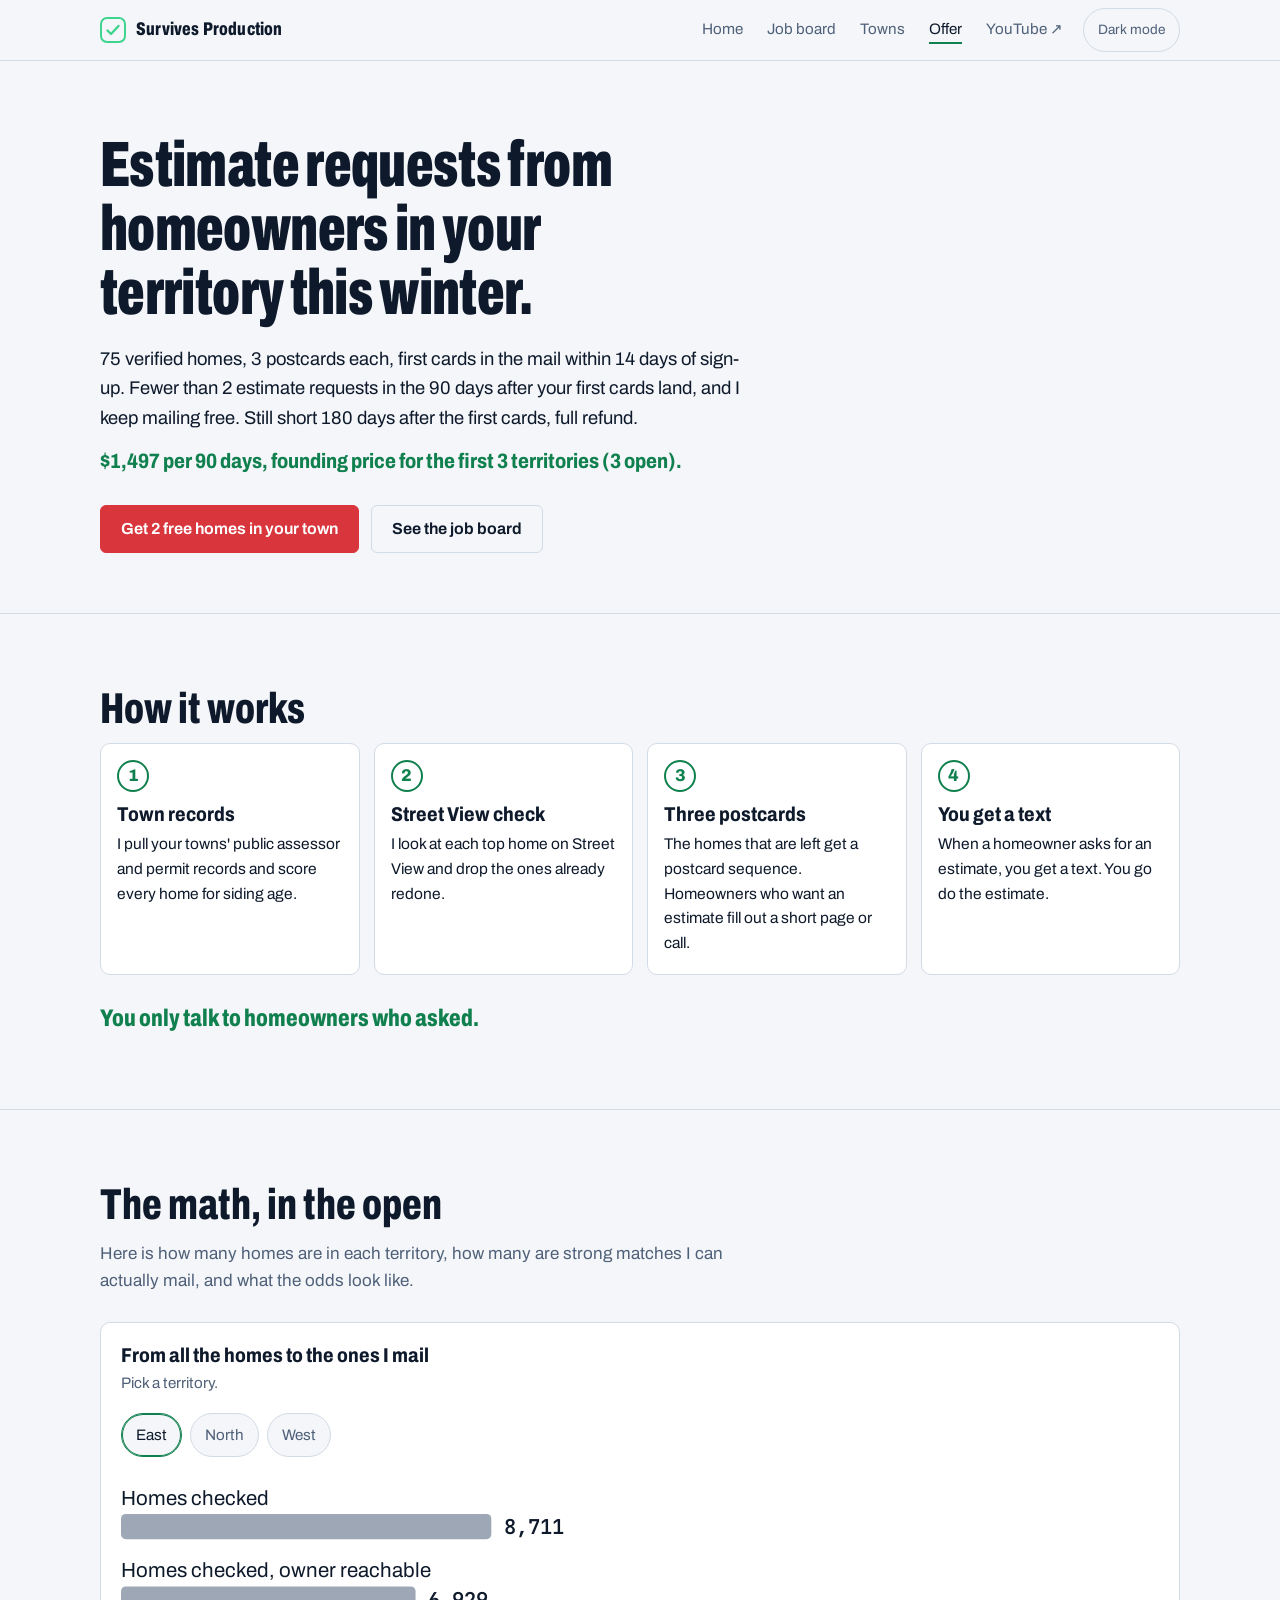
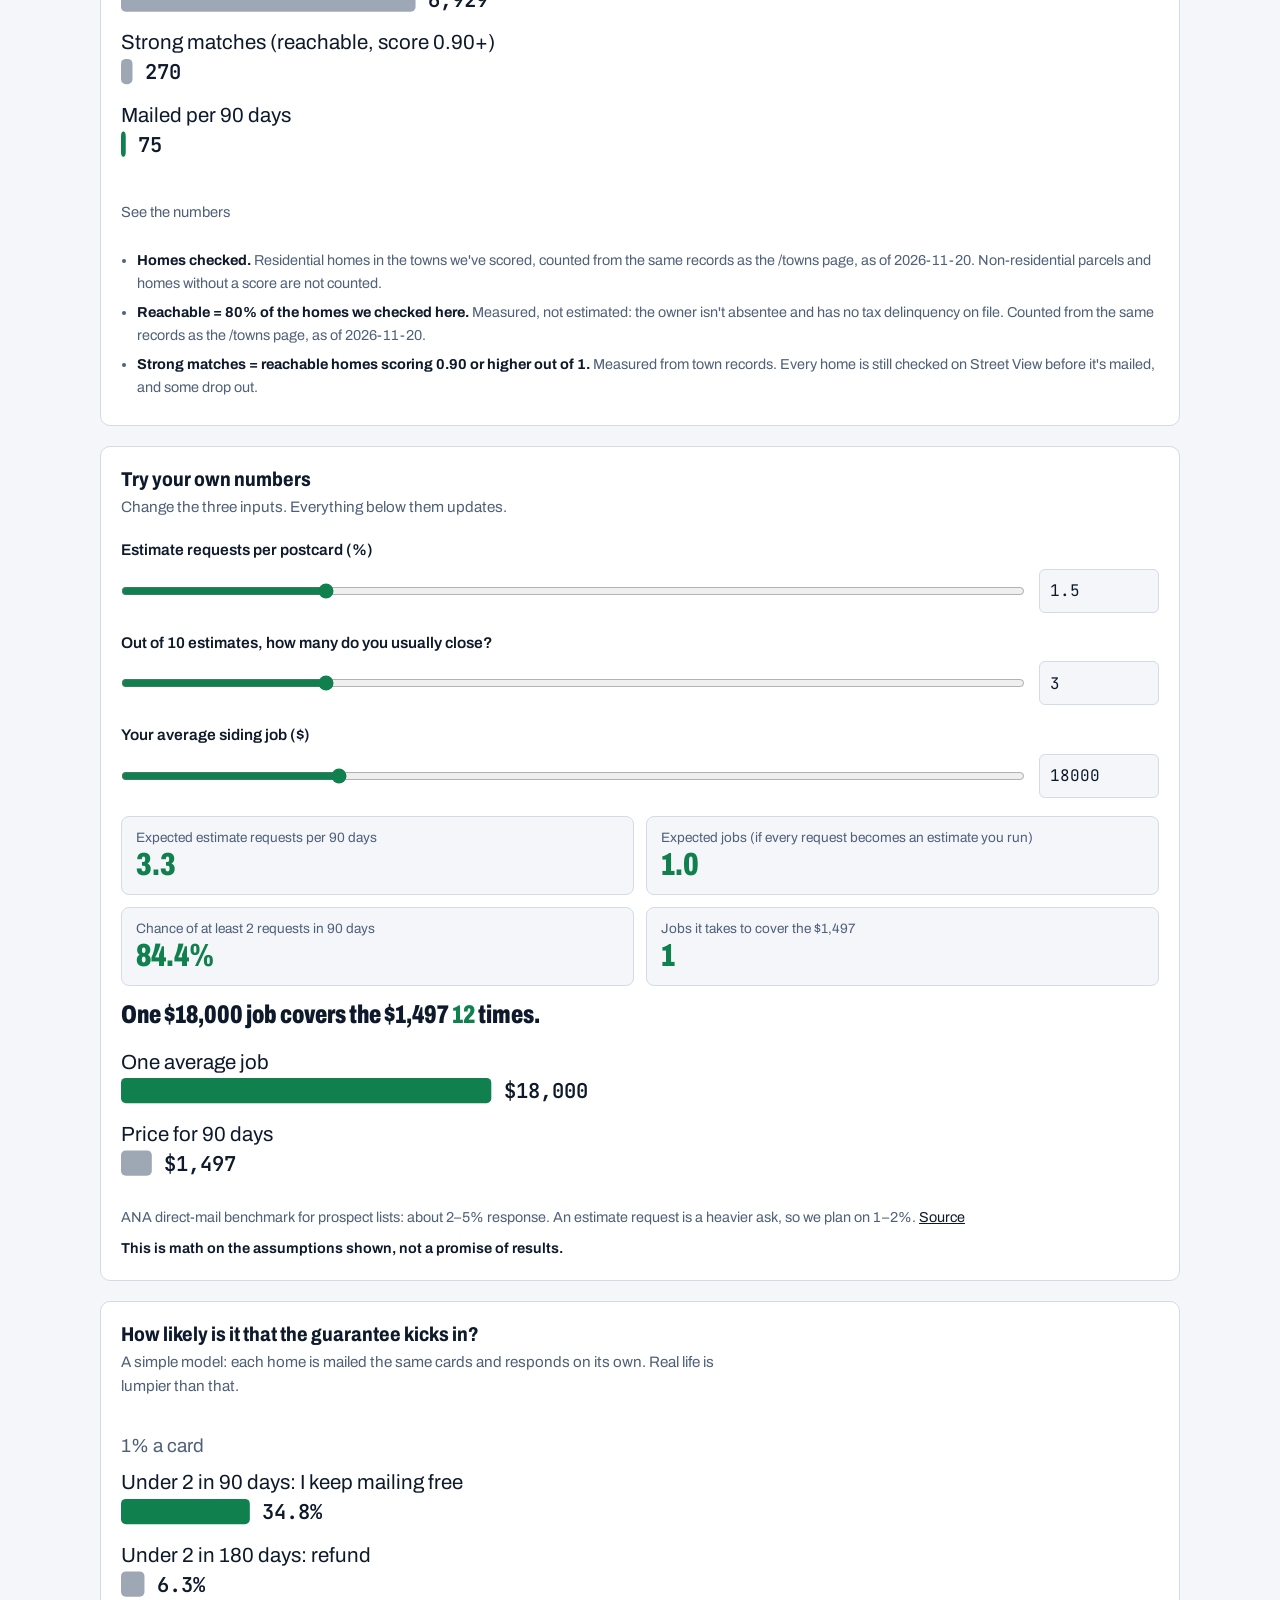
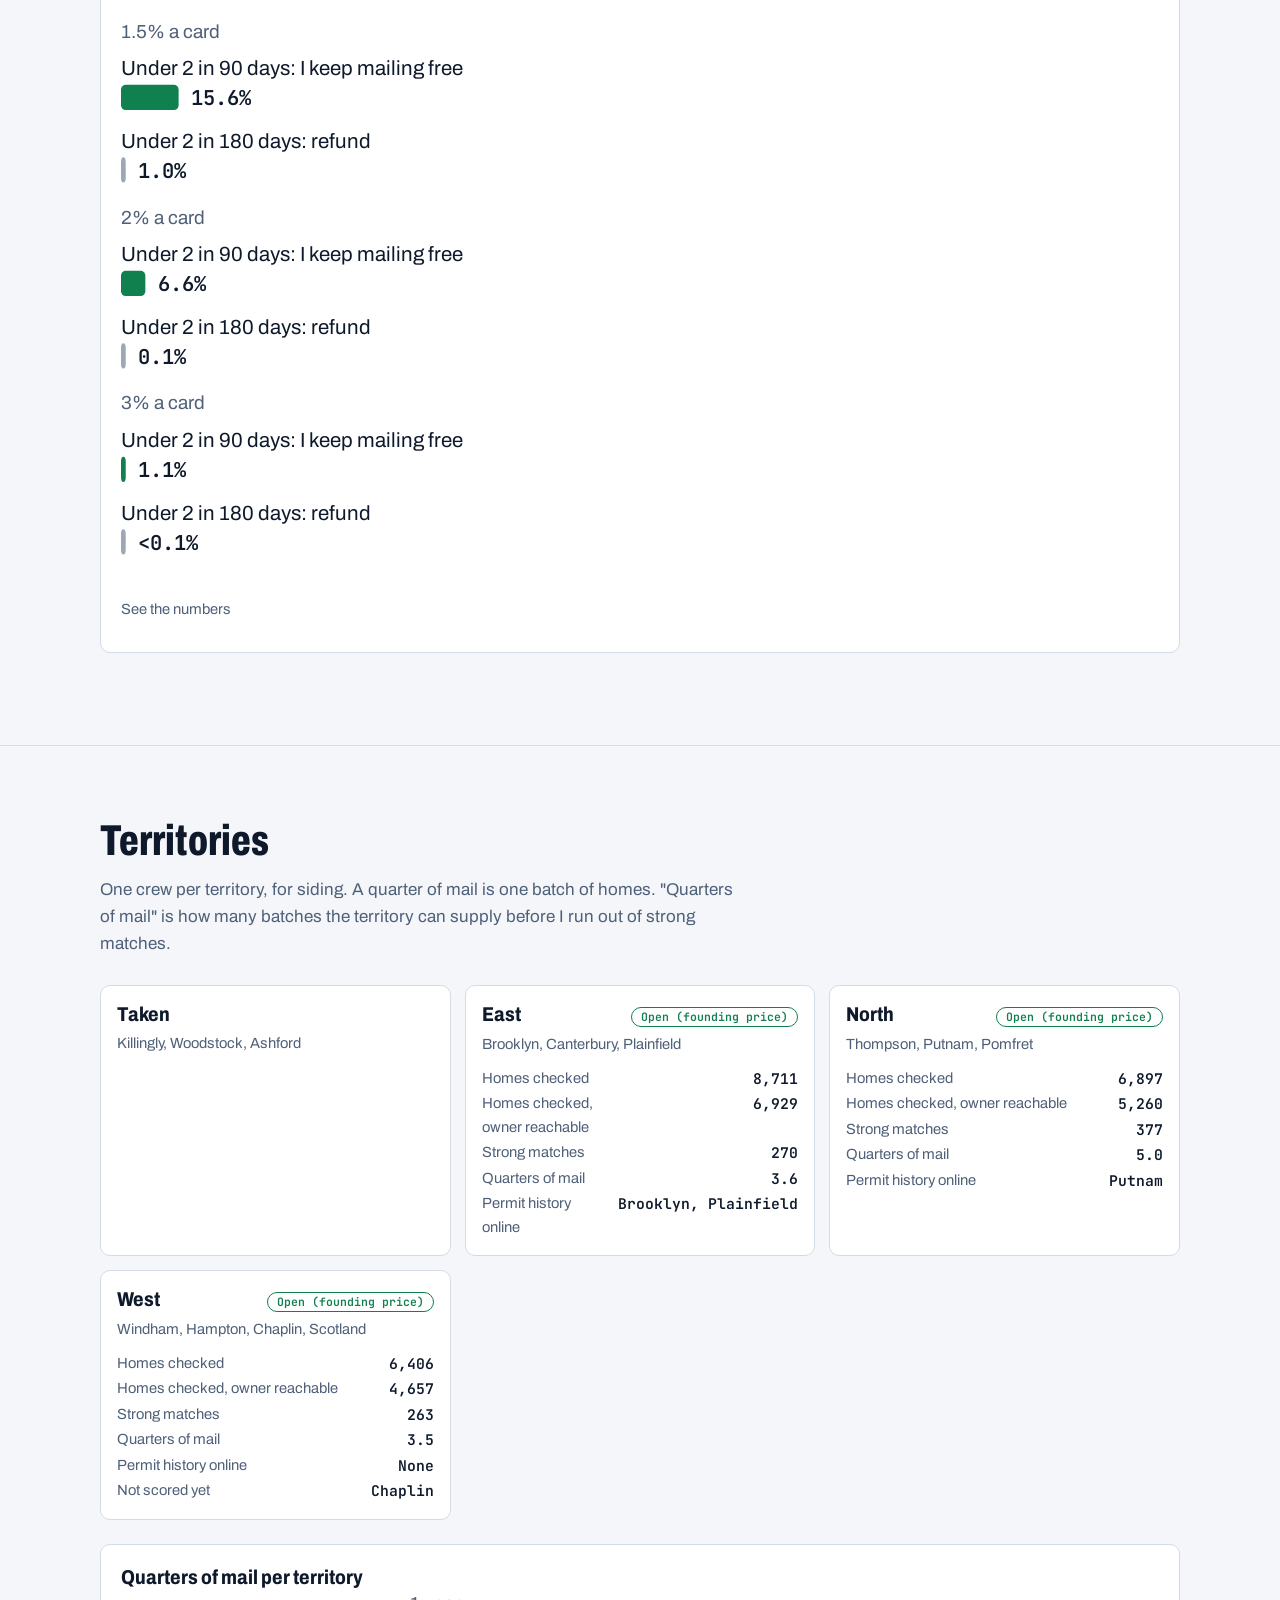
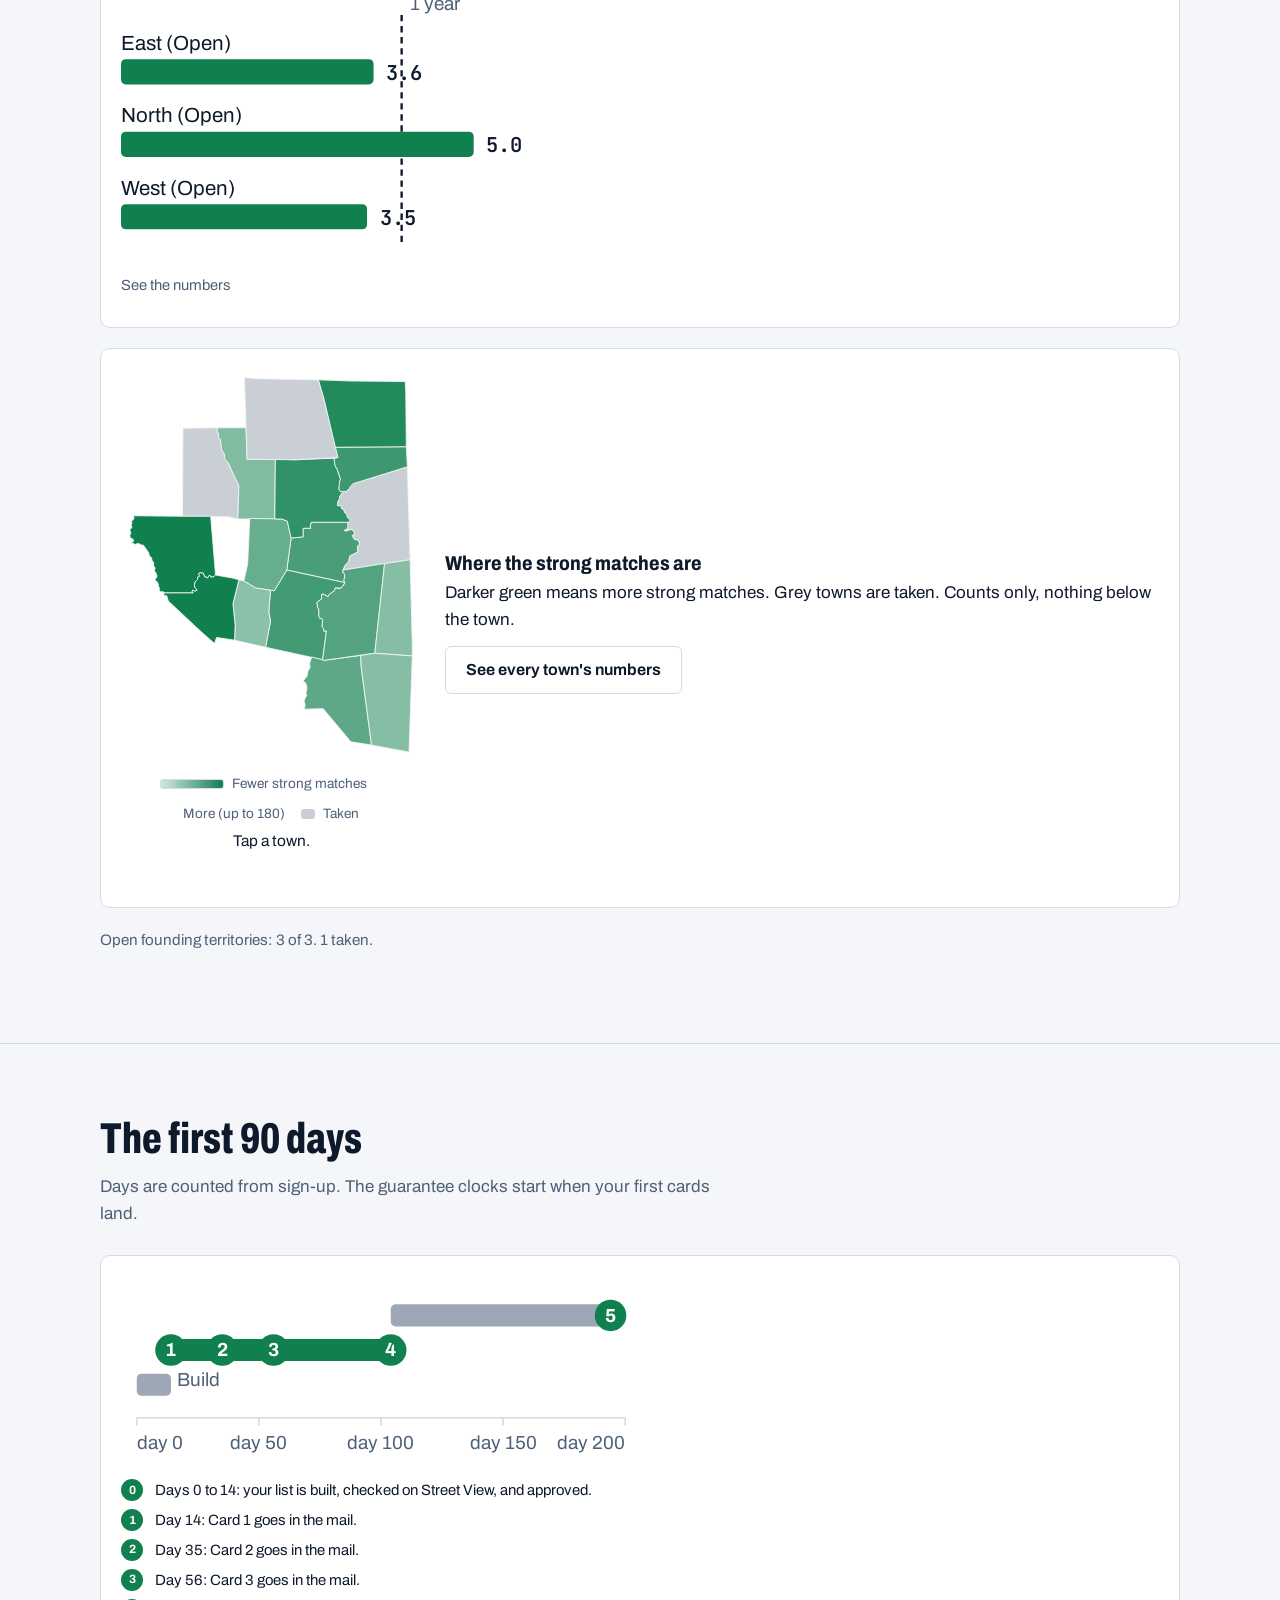
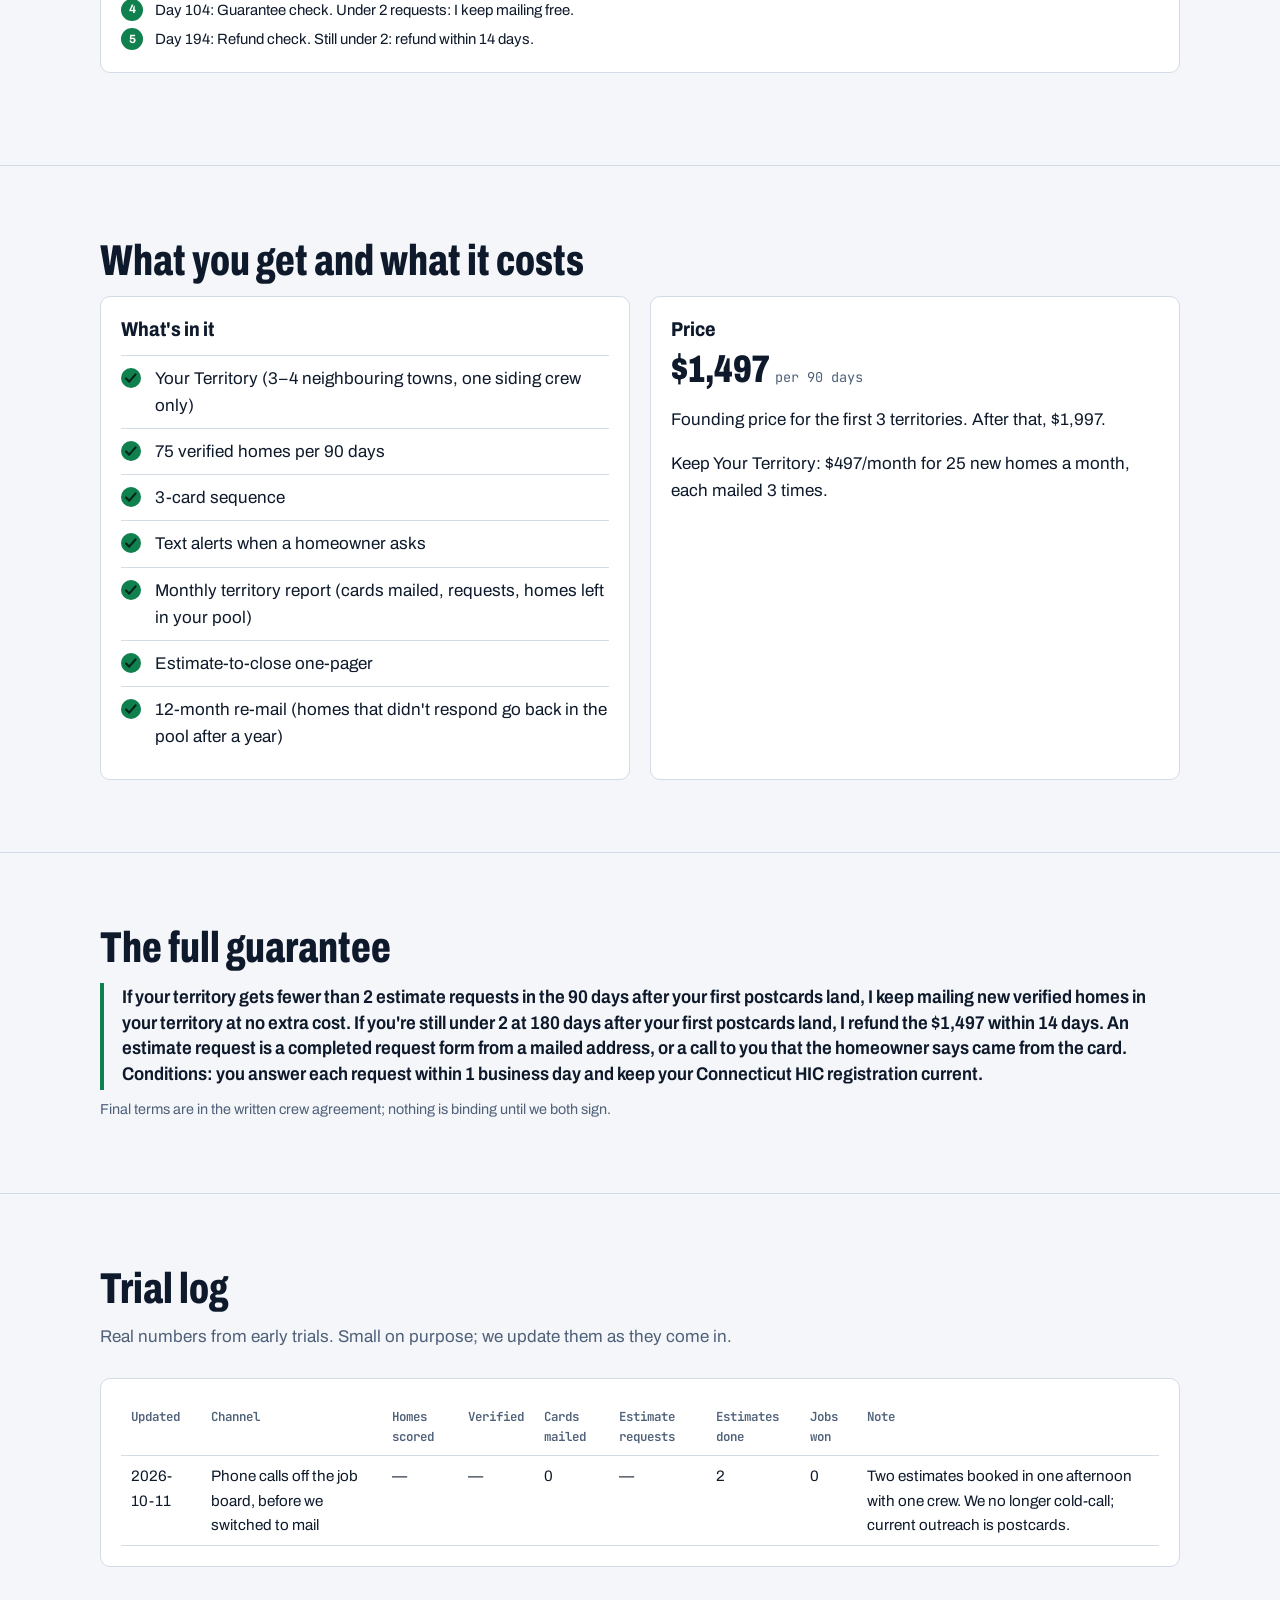
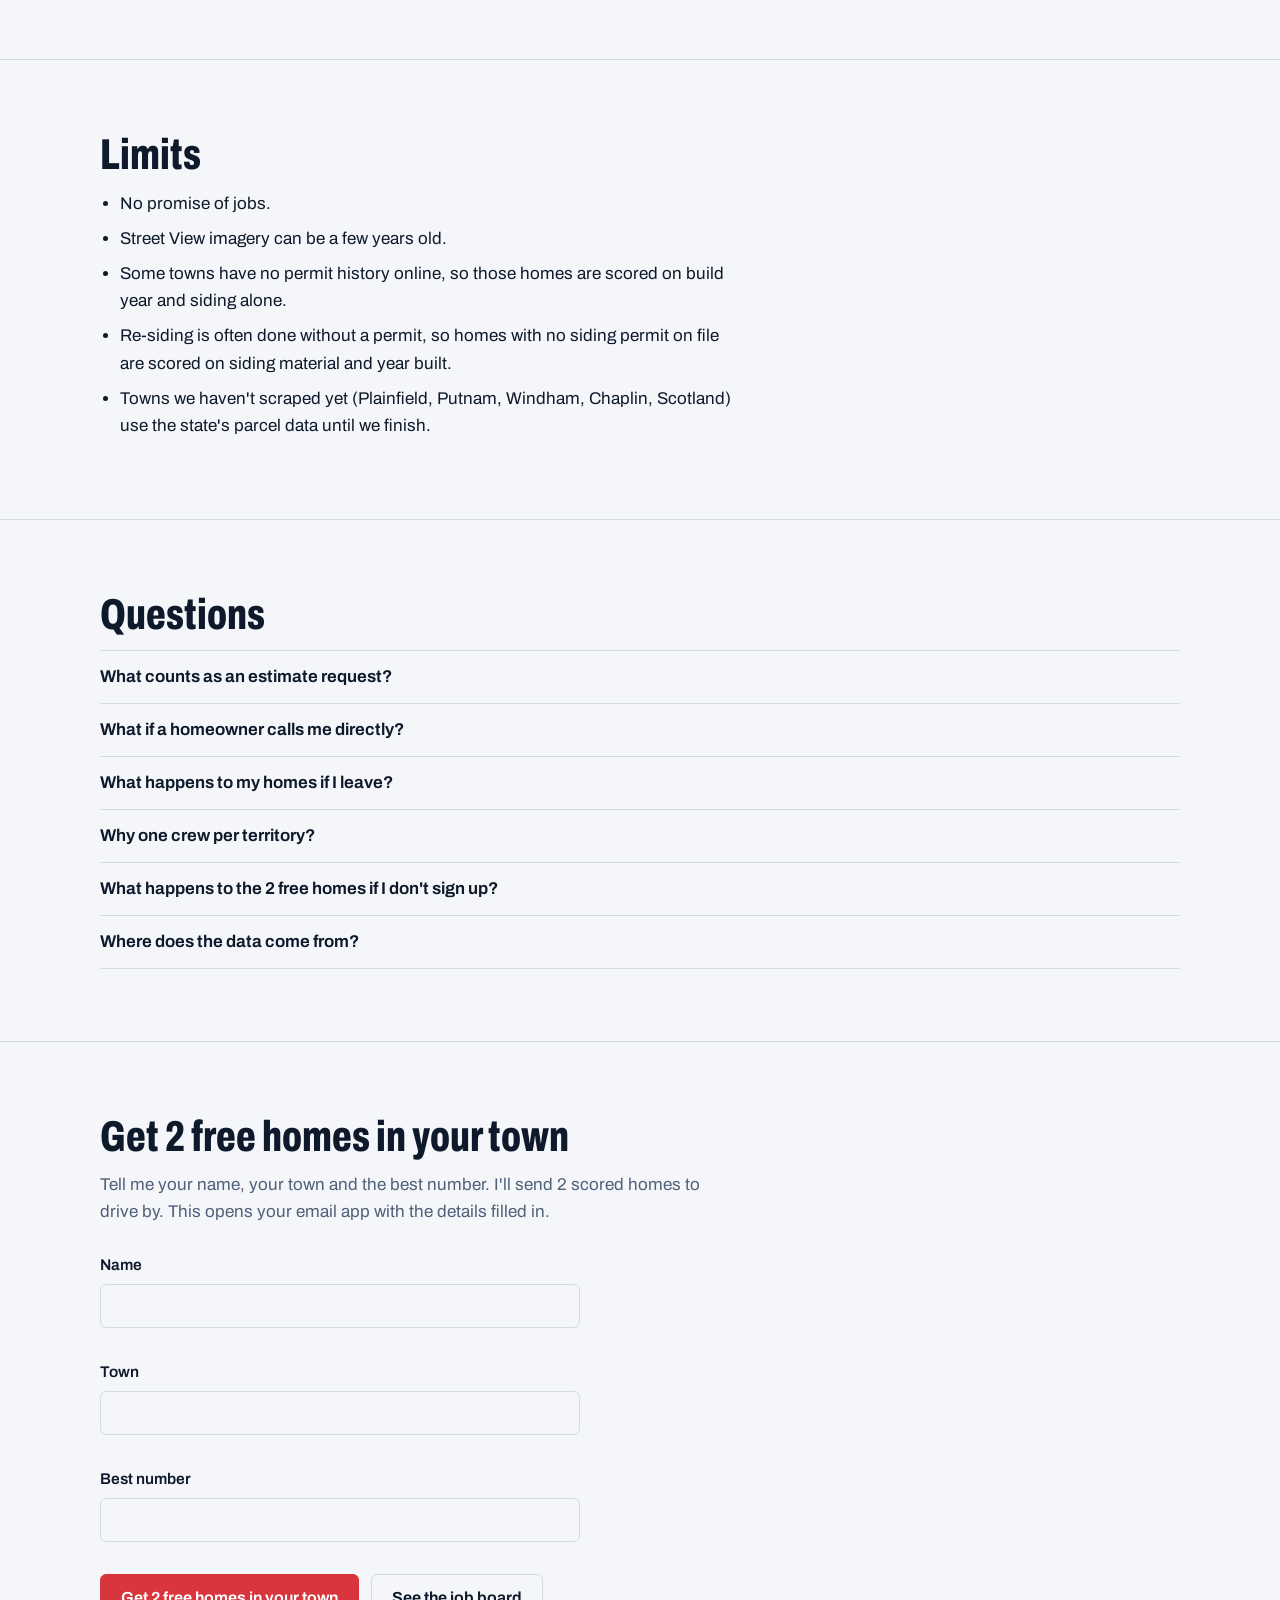
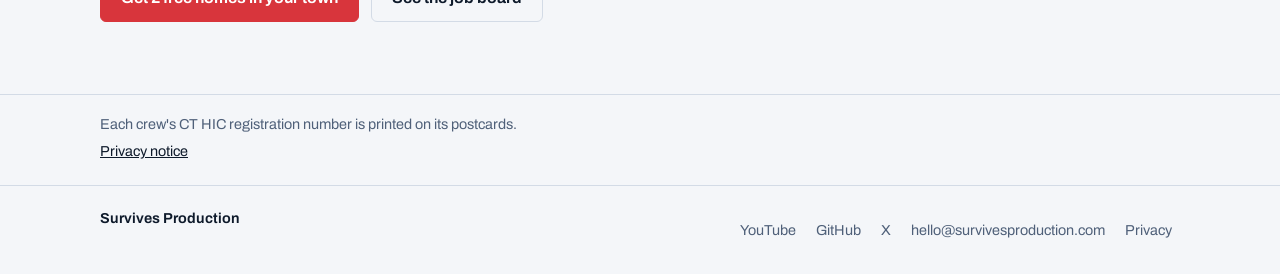
<file: offer/index.html>
<!doctype html>
<html lang="en">
<head>
<meta charset="utf-8">
<meta name="viewport" content="width=device-width, initial-scale=1, viewport-fit=cover">
<script>(function(){var t=null;try{t=localStorage.getItem('sp-theme')}catch(e){}if(t!=='light'&&t!=='dark'){t=(window.matchMedia&&matchMedia('(prefers-color-scheme: light)').matches)?'light':'dark'}document.documentElement.setAttribute('data-theme',t)})()</script>
<title>Estimate Requests From Homeowners in Your Territory | Survives Production</title>
<meta name="description" content="Get 2 scored homes in your Quiet Corner town free. Drive by them. Then postcards go out to verified homes and homeowners ask you for estimates. One siding crew per territory. The math and the odds are on the page.">
<meta name="theme-color" content="#0E1A2B">
<link rel="canonical" href="https://survivesproduction.com/offer/">
<link rel="icon" href="data:image/svg+xml,%3Csvg xmlns='http://www.w3.org/2000/svg' viewBox='0 0 26 26'%3E%3Crect width='26' height='26' rx='6' fill='%230E1A2B'/%3E%3Cpath d='M7.5 13.5l3.5 3.5 7.5-8' fill='none' stroke='%233FD48D' stroke-width='2.6' stroke-linecap='round' stroke-linejoin='round'/%3E%3C/svg%3E">
<meta property="og:type" content="website">
<meta property="og:url" content="https://survivesproduction.com/offer/">
<meta property="og:title" content="Estimate requests from homeowners in your territory this winter">
<meta property="og:description" content="Get 2 scored homes in your Quiet Corner town free. Drive by them. Then postcards go out to verified homes and homeowners ask you for estimates. One siding crew per territory.">
<meta name="twitter:card" content="summary">
<meta name="twitter:site" content="@survivesprod">
<link rel="preconnect" href="https://fonts.googleapis.com">
<link rel="preconnect" href="https://fonts.gstatic.com" crossorigin>
<link rel="stylesheet" href="https://fonts.googleapis.com/css2?family=Archivo:wdth,wght@62..125,400..900&family=JetBrains+Mono:wght@400;600&display=swap">
<link rel="stylesheet" href="/assets/site.css">
<link rel="stylesheet" href="/assets/offer.css">
<link rel="stylesheet" href="/assets/towns.css">
</head>
<body class="sp-brand">
<header class="sp-top">
  <div class="sp-wrap">
    <a class="sp-mark" href="/" aria-label="Survives Production home">
      <svg width="26" height="26" viewBox="0 0 26 26" aria-hidden="true"><rect x="1" y="1" width="24" height="24" rx="6" fill="none" stroke="#3FD48D" stroke-width="2"/><path d="M7.5 13.5l3.5 3.5 7.5-8" fill="none" stroke="#3FD48D" stroke-width="2.4" stroke-linecap="round" stroke-linejoin="round"/></svg>
      <span>Survives Production</span>
    </a>
    <nav class="sp-nav" aria-label="Main">
      <a href="/">Home</a>
      <a href="/jobs/">Job board</a>
      <a href="/towns/">Towns</a>
      <a href="/offer/" aria-current="page">Offer</a>
      <a href="https://www.youtube.com/@survivesproduction" target="_blank" rel="noopener">YouTube<span aria-hidden="true">&nbsp;&#8599;</span></a>
      <button type="button" class="sp-theme" data-sp-theme aria-label="Switch between light and dark mode">Theme</button>
    </nav>
  </div>
</header>

<main id="top">
  <section class="hero">
    <div class="wrap">
      <h1>Estimate requests from homeowners in your territory this winter.</h1>
      <p class="lede" data-hero-sub>Loading the numbers…</p>
      <p class="price-line" data-hero-price></p>
      <div class="actions">
        <a class="btn primary" href="#get-homes">Get 2 free homes in your town</a>
        <a class="btn ghost" href="/jobs/">See the job board</a>
      </div>
      <p id="load-err">The numbers didn't load. Email <a href="mailto:hello@survivesproduction.com">hello@survivesproduction.com</a> and I'll send them.</p>
      <noscript><p class="sub">The numbers, charts and calculator on this page need JavaScript. Email hello@survivesproduction.com and I'll send them.</p></noscript>
    </div>
  </section>

  <section class="band" id="how">
    <div class="wrap">
      <h2>How it works</h2>
      <ol class="steps">
        <li><h3>Town records</h3><p>I pull your towns' public assessor and permit records and score every home for siding age.</p></li>
        <li><h3>Street View check</h3><p>I look at each top home on Street View and drop the ones already redone.</p></li>
        <li><h3>Three postcards</h3><p>The homes that are left get a postcard sequence. Homeowners who want an estimate fill out a short page or call.</p></li>
        <li><h3>You get a text</h3><p>When a homeowner asks for an estimate, you get a text. You go do the estimate.</p></li>
      </ol>
      <p class="only">You only talk to homeowners who asked.</p>
    </div>
  </section>

  <section class="band" id="math">
    <div class="wrap">
      <h2>The math, in the open</h2>
      <p class="intro">Here is how many homes are in each territory, how many are strong matches I can actually mail, and what the odds look like.</p>

      <div class="card">
        <h3>From all the homes to the ones I mail</h3>
        <p class="sub">Pick a territory.</p>
        <div class="tabs" id="funnel-tabs" role="group" aria-label="Territory"></div>
        <div id="funnel"></div>
        <ul class="basis" id="funnel-basis"></ul>
      </div>

      <div class="card">
        <h3>Try your own numbers</h3>
        <p class="sub">Change the three inputs. Everything below them updates.</p>
        <div class="field"><label for="rate-num">Estimate requests per postcard (%)</label>
          <div class="pair"><input type="range" id="rate-range" aria-label="Request rate per postcard, slider"><input type="number" id="rate-num" inputmode="decimal"></div></div>
        <div class="field"><label for="close-num">Out of 10 estimates, how many do you usually close?</label>
          <div class="pair"><input type="range" id="close-range" aria-label="Estimates closed out of 10, slider"><input type="number" id="close-num" inputmode="numeric"></div></div>
        <div class="field"><label for="job-num">Your average siding job ($)</label>
          <div class="pair"><input type="range" id="job-range" aria-label="Average siding job, slider"><input type="number" id="job-num" inputmode="numeric"></div></div>
        <div class="outs" aria-live="polite">
          <div class="out"><span class="k" id="o-req-k"></span><span class="v" id="o-req"></span></div>
          <div class="out"><span class="k">Expected jobs (if every request becomes an estimate you run)</span><span class="v" id="o-jobs"></span></div>
          <div class="out"><span class="k" id="o-atleast-k"></span><span class="v" id="o-atleast"></span></div>
          <div class="out"><span class="k" id="o-cover-k"></span><span class="v" id="o-cover"></span></div>
        </div>
        <p class="cover-line" id="o-times"></p>
        <div id="o-bar"></div>
        <p class="note" id="benchmark"></p>
        <p class="note disclaimer">This is math on the assumptions shown, not a promise of results.</p>
      </div>

      <div class="card">
        <h3>How likely is it that the guarantee kicks in?</h3>
        <p class="sub">A simple model: each home is mailed the same cards and responds on its own. Real life is lumpier than that.</p>
        <div id="odds"></div>
      </div>
    </div>
  </section>

  <section class="band" id="territories">
    <div class="wrap">
      <h2>Territories</h2>
      <p class="intro">One crew per territory, for siding. A quarter of mail is one batch of homes. "Quarters of mail" is how many batches the territory can supply before I run out of strong matches.</p>
      <ul class="terr" id="terr-list"></ul>
      <div class="card"><h3>Quarters of mail per territory</h3><div id="terr-chart"></div></div>
      <div class="card offer-map">
        <div data-town-map="compact"></div>
        <div>
          <h3>Where the strong matches are</h3>
          <p>Darker green means more strong matches. Grey towns are taken. Counts only, nothing below the town.</p>
          <p><a class="btn ghost" href="/towns/">See every town's numbers</a></p>
        </div>
      </div>
      <p class="sub" id="terr-note"></p>
    </div>
  </section>

  <section class="band" id="timeline-band">
    <div class="wrap">
      <h2>The first 90 days</h2>
      <p class="intro">Days are counted from sign-up. The guarantee clocks start when your first cards land.</p>
      <div class="card"><div id="timeline"></div><ol class="legend-list" id="timeline-list"></ol></div>
    </div>
  </section>

  <section class="band" id="price">
    <div class="wrap">
      <h2>What you get and what it costs</h2>
      <div class="two">
        <div class="card">
          <h3>What's in it</h3>
          <ul class="stack" id="stack-list"></ul>
        </div>
        <div class="card">
          <h3>Price</h3>
          <p class="price-big" id="price-big"></p>
          <p id="price-line"></p>
          <p id="keep-line"></p>
        </div>
      </div>
    </div>
  </section>

  <section class="band" id="guarantee">
    <div class="wrap">
      <h2>The full guarantee</h2>
      <p class="quote" id="guarantee-text"></p>
      <p class="note" id="guarantee-terms">Final terms are in the written crew agreement; nothing is binding until we both sign.</p>
    </div>
  </section>

  <section class="band" id="trial">
    <div class="wrap">
      <h2>Trial log</h2>
      <p class="intro">Real numbers from early trials. Small on purpose; we update them as they come in.</p>
      <div class="card"><div class="tbl-wrap"><table class="trial" id="trial-table"></table></div></div>
    </div>
  </section>

  <section class="band" id="limits">
    <div class="wrap">
      <h2>Limits</h2>
      <ul class="limits">
        <li>No promise of jobs.</li>
        <li>Street View imagery can be a few years old.</li>
        <li>Some towns have no permit history online, so those homes are scored on build year and siding alone.</li>
        <li>Re-siding is often done without a permit, so homes with no siding permit on file are scored on siding material and year built.</li>
        <li id="limit-scrape" hidden></li>
      </ul>
    </div>
  </section>

  <section class="band faq" id="faq">
    <div class="wrap">
      <h2>Questions</h2>
      <details><summary>What counts as an estimate request?</summary><p id="faq-request"></p></details>
      <details><summary>What if a homeowner calls me directly?</summary><p>If the homeowner says the call came from the card, it counts. Tell me and I'll log it.</p></details>
      <details><summary>What happens to my homes if I leave?</summary><p>You keep every estimate request you've received. Homes mailed for you stay off-limits to other crews for 12 months, then return to your territory's pool.</p></details>
      <details><summary>Why one crew per territory?</summary><p>So a homeowner who raises a hand is sending that request to one crew, and you aren't racing another crew to the same mailbox.</p></details>
      <details><summary>What happens to the 2 free homes if I don't sign up?</summary><p>They're retired and never mailed for anyone else.</p></details>
      <details><summary>Where does the data come from?</summary><p id="faq-source"></p></details>
    </div>
  </section>

  <section class="band" id="get-homes">
    <div class="wrap">
      <h2>Get 2 free homes in your town</h2>
      <p class="intro">Tell me your name, your town and the best number. I'll send 2 scored homes to drive by. This opens your email app with the details filled in.</p>
      <form class="getform" id="get-form">
        <div class="field"><label for="f-name">Name</label><input type="text" id="f-name" name="name" autocomplete="name"></div>
        <div class="field"><label for="f-town">Town</label><input type="text" id="f-town" name="town"></div>
        <div class="field"><label for="f-phone">Best number</label><input type="tel" id="f-phone" name="phone" autocomplete="tel"></div>
        <div class="actions"><button class="btn primary" type="submit">Get 2 free homes in your town</button><a class="btn ghost" href="/jobs/">See the job board</a></div>
      </form>
    </div>
  </section>
</main>

<div class="comp">
  <div class="wrap">
    <p data-compliance hidden></p>
    <p>Each crew's CT HIC registration number is printed on its postcards.</p>
    <p><a href="/privacy/">Privacy notice</a></p>
  </div>
</div>
<footer class="sp-foot">
  <div class="sp-wrap">
    <div>
      <strong>Survives Production</strong>
      <p data-compliance hidden></p>
    </div>
    <nav aria-label="Elsewhere">
      <a href="https://www.youtube.com/@survivesproduction" target="_blank" rel="noopener">YouTube</a>
      <a href="https://github.com/SurvivesProduction" target="_blank" rel="noopener">GitHub</a>
      <a href="https://x.com/survivesprod" target="_blank" rel="noopener">X</a>
      <a href="mailto:hello@survivesproduction.com">hello@survivesproduction.com</a>
      <a href="/privacy/">Privacy</a>
    </nav>
  </div>
</footer>
<script src="/assets/site.js"></script>
<script src="/assets/towns-map.js"></script>
<script src="/assets/offer.js"></script>
</body>
</html>
</file>
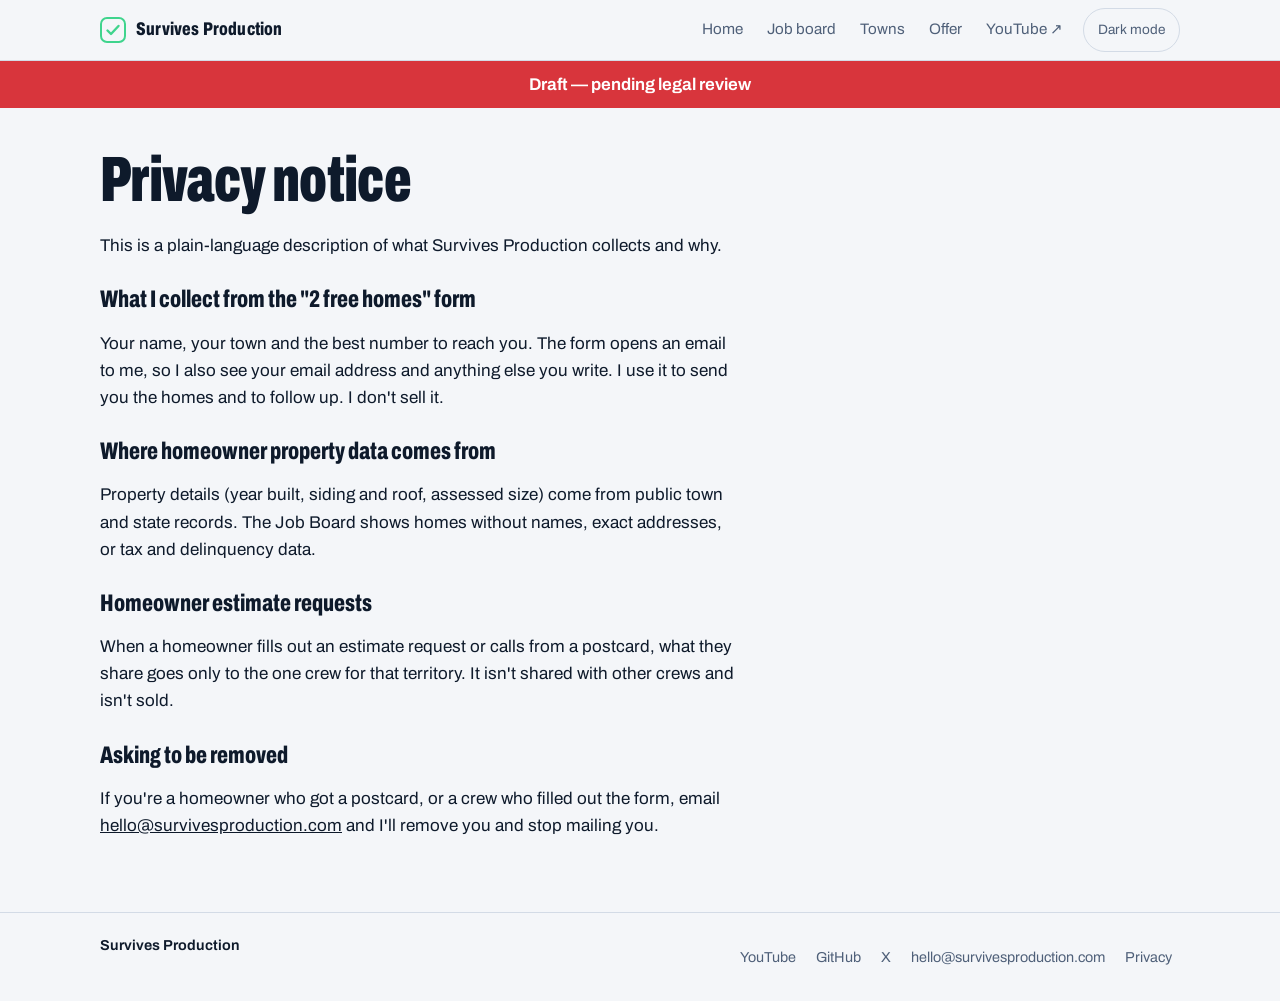
<file: privacy/index.html>
<!doctype html>
<html lang="en">
<head>
<meta charset="utf-8">
<meta name="viewport" content="width=device-width, initial-scale=1">
<meta name="robots" content="noindex">
<script>(function(){var t=null;try{t=localStorage.getItem('sp-theme')}catch(e){}if(t!=='light'&&t!=='dark'){t=(window.matchMedia&&matchMedia('(prefers-color-scheme: light)').matches)?'light':'dark'}document.documentElement.setAttribute('data-theme',t)})()</script>
<title>Privacy Notice | Survives Production</title>
<link rel="preconnect" href="https://fonts.googleapis.com">
<link rel="preconnect" href="https://fonts.gstatic.com" crossorigin>
<link rel="stylesheet" href="https://fonts.googleapis.com/css2?family=Archivo:wdth,wght@62..125,400..900&family=JetBrains+Mono:wght@400;600&display=swap">
<link rel="stylesheet" href="/assets/site.css">
<link rel="stylesheet" href="/assets/offer.css">
<style>.draft{background:var(--red);color:var(--on-red);font-weight:650;text-align:center;padding:10px 20px} .doc h2{font-size:1.5rem;margin-top:28px} .doc p,.doc li{max-width:64ch}</style>
</head>
<body class="sp-brand">
<header class="sp-top">
  <div class="sp-wrap">
    <a class="sp-mark" href="/" aria-label="Survives Production home">
      <svg width="26" height="26" viewBox="0 0 26 26" aria-hidden="true"><rect x="1" y="1" width="24" height="24" rx="6" fill="none" stroke="#3FD48D" stroke-width="2"/><path d="M7.5 13.5l3.5 3.5 7.5-8" fill="none" stroke="#3FD48D" stroke-width="2.4" stroke-linecap="round" stroke-linejoin="round"/></svg>
      <span>Survives Production</span>
    </a>
    <nav class="sp-nav" aria-label="Main">
      <a href="/">Home</a>
      <a href="/jobs/">Job board</a>
      <a href="/towns/">Towns</a>
      <a href="/offer/">Offer</a>
      <a href="https://www.youtube.com/@survivesproduction" target="_blank" rel="noopener">YouTube<span aria-hidden="true">&nbsp;&#8599;</span></a>
      <button type="button" class="sp-theme" data-sp-theme aria-label="Switch between light and dark mode">Theme</button>
    </nav>
  </div>
</header>
<div class="draft" role="note">Draft — pending legal review</div>
<main>
  <div class="wrap doc" style="padding-block:40px 56px">
    <h1 style="max-width:none">Privacy notice</h1>
    <p>This is a plain-language description of what Survives Production collects and why.</p>

    <h2>What I collect from the "2 free homes" form</h2>
    <p>Your name, your town and the best number to reach you. The form opens an email to me, so I also see your email address and anything else you write. I use it to send you the homes and to follow up. I don't sell it.</p>

    <h2>Where homeowner property data comes from</h2>
    <p>Property details (year built, siding and roof, assessed size) come from public town and state records. The Job Board shows homes without names, exact addresses, or tax and delinquency data.</p>

    <h2>Homeowner estimate requests</h2>
    <p>When a homeowner fills out an estimate request or calls from a postcard, what they share goes only to the one crew for that territory. It isn't shared with other crews and isn't sold.</p>

    <h2>Asking to be removed</h2>
    <p>If you're a homeowner who got a postcard, or a crew who filled out the form, email <a href="mailto:hello@survivesproduction.com">hello@survivesproduction.com</a> and I'll remove you and stop mailing you.</p>
  </div>
</main>
<footer class="sp-foot">
  <div class="sp-wrap">
    <div>
      <strong>Survives Production</strong>
      <p data-compliance hidden></p>
    </div>
    <nav aria-label="Elsewhere">
      <a href="https://www.youtube.com/@survivesproduction" target="_blank" rel="noopener">YouTube</a>
      <a href="https://github.com/SurvivesProduction" target="_blank" rel="noopener">GitHub</a>
      <a href="https://x.com/survivesprod" target="_blank" rel="noopener">X</a>
      <a href="mailto:hello@survivesproduction.com">hello@survivesproduction.com</a>
      <a href="/privacy/">Privacy</a>
    </nav>
  </div>
</footer>
<script src="/assets/site.js"></script>
</body>
</html>
</file>
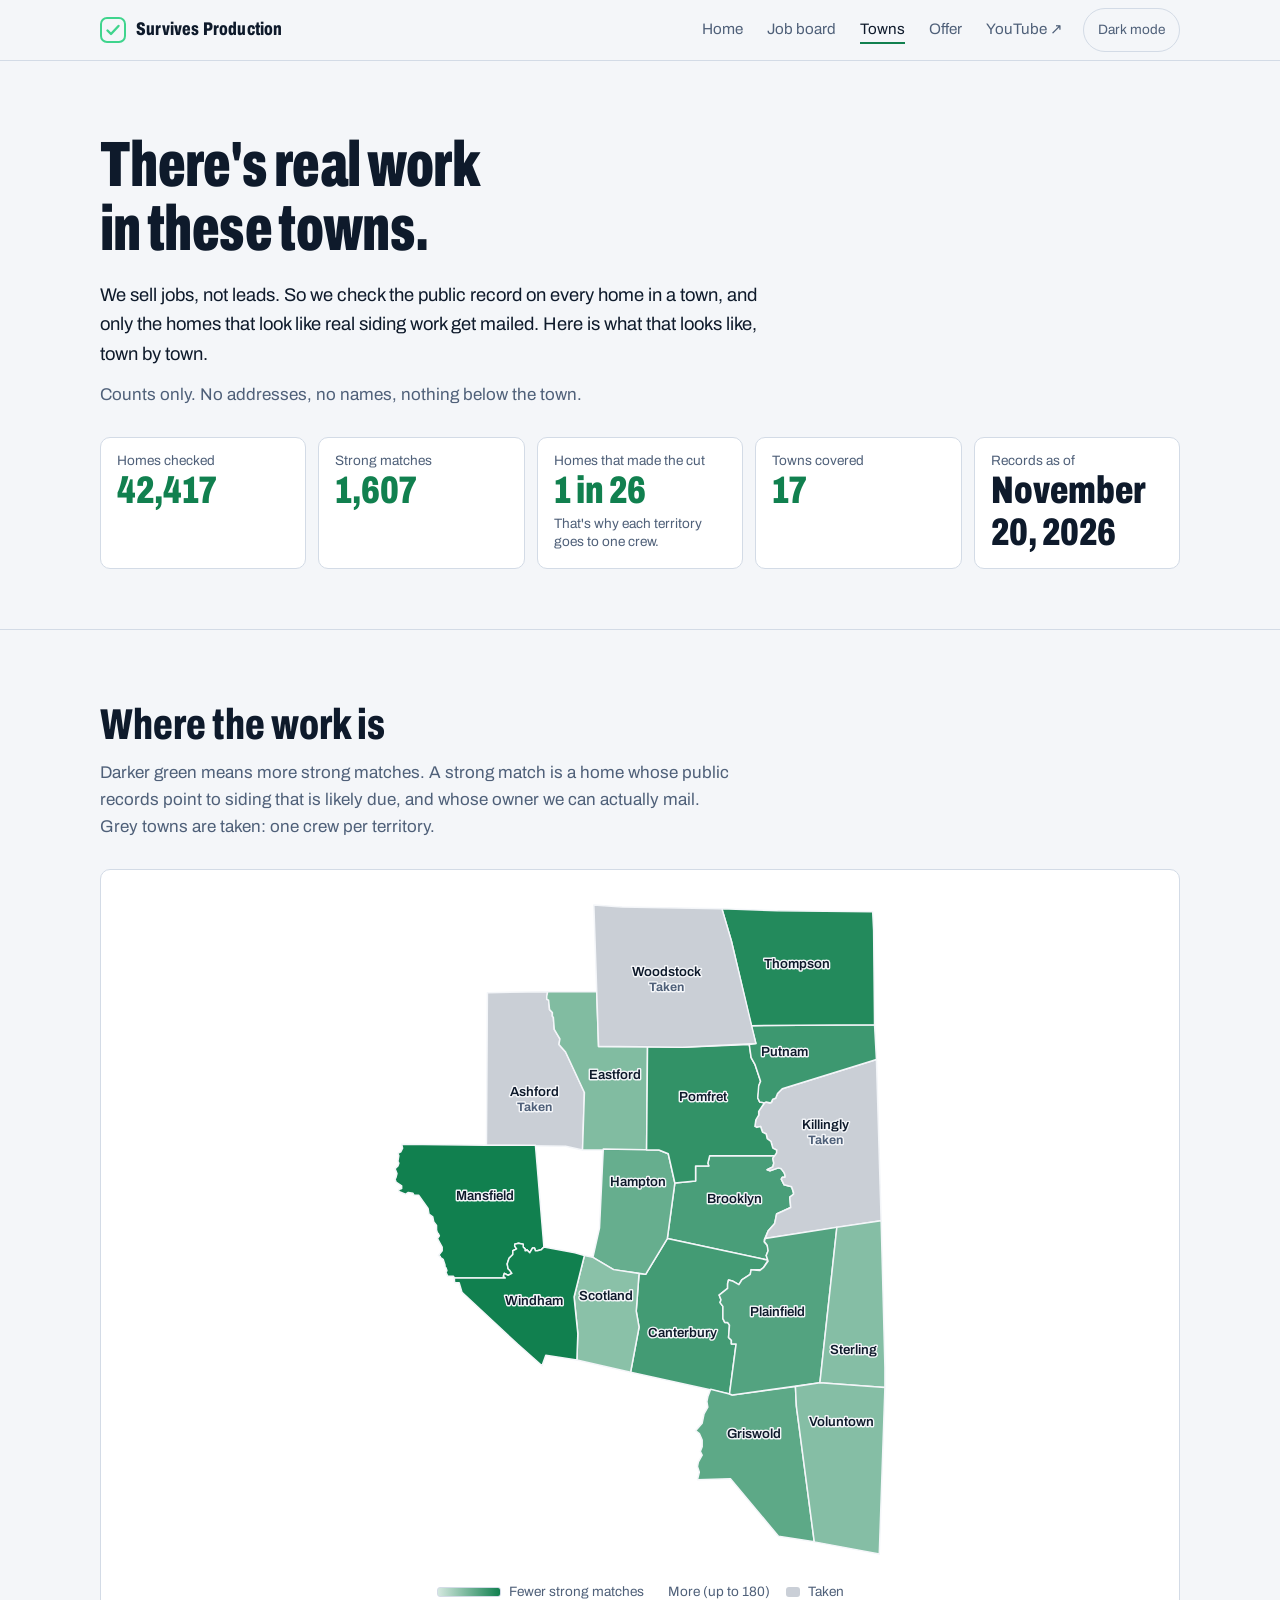
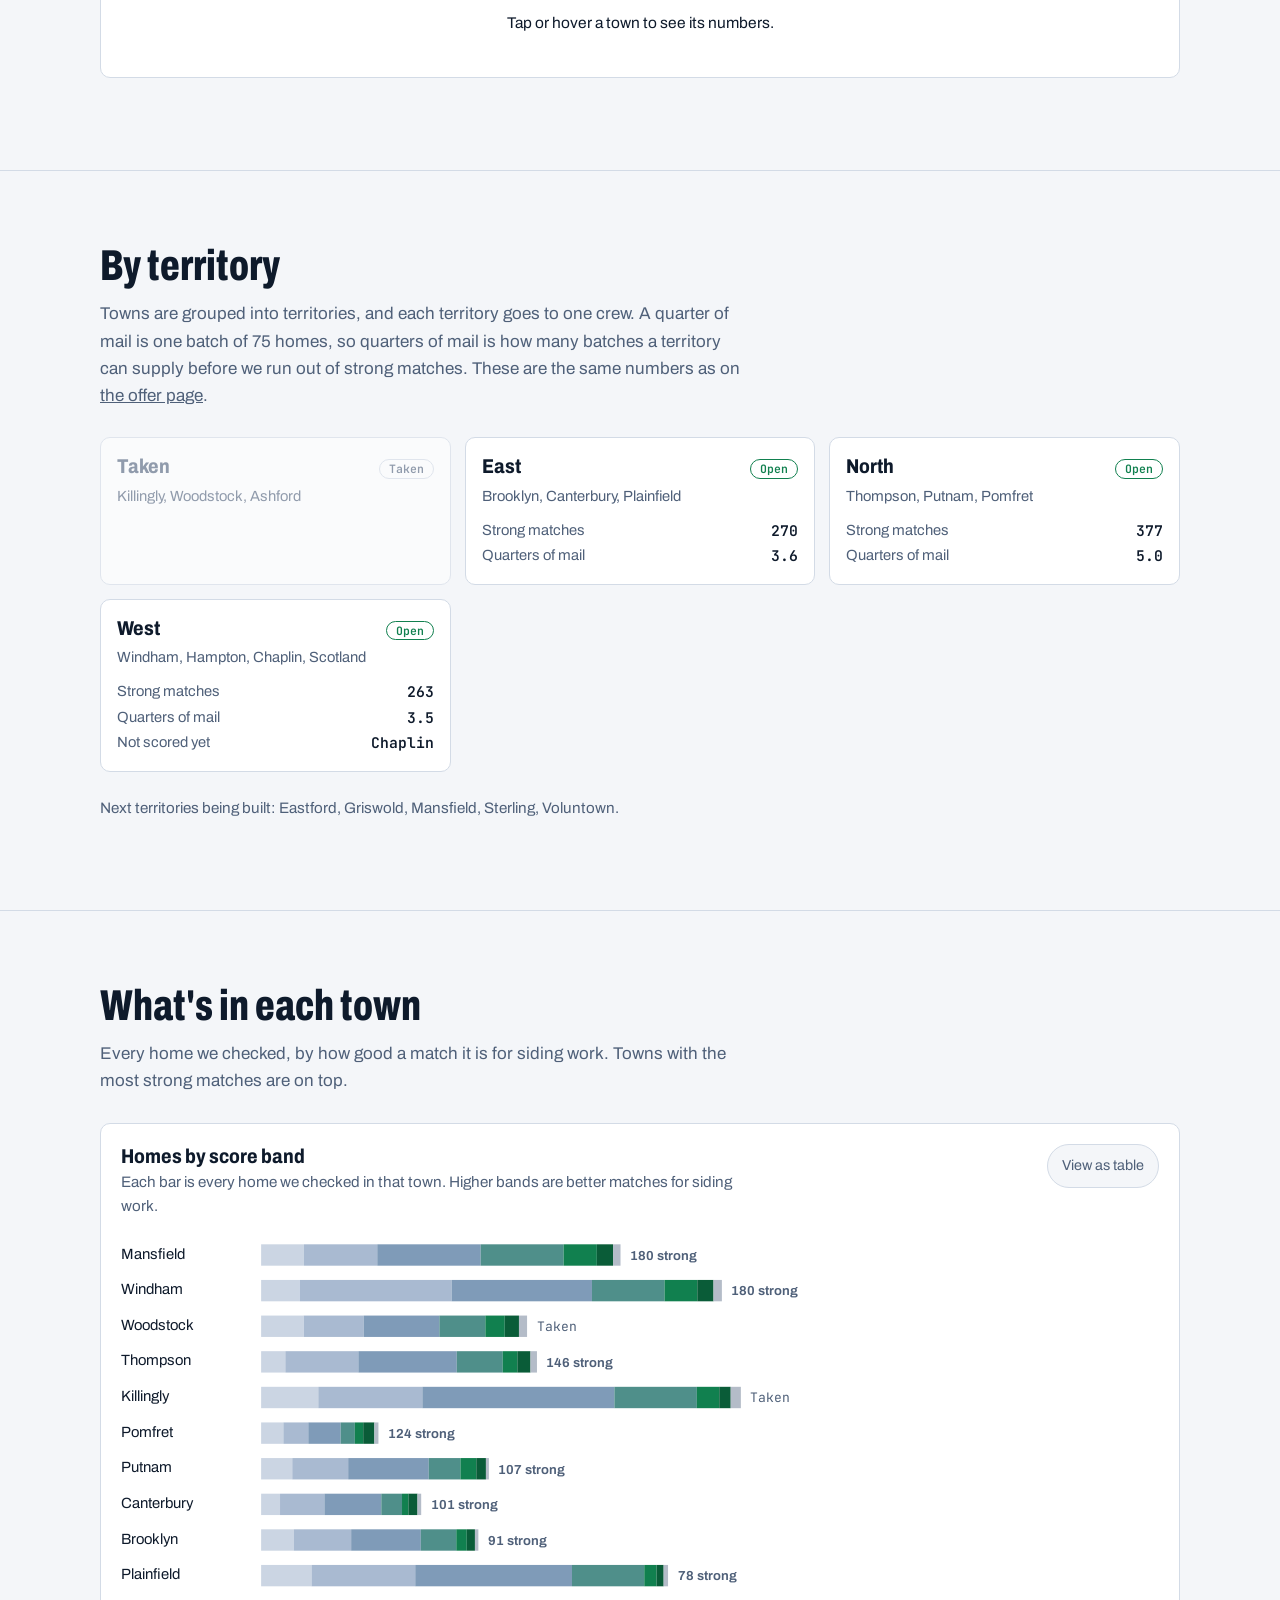
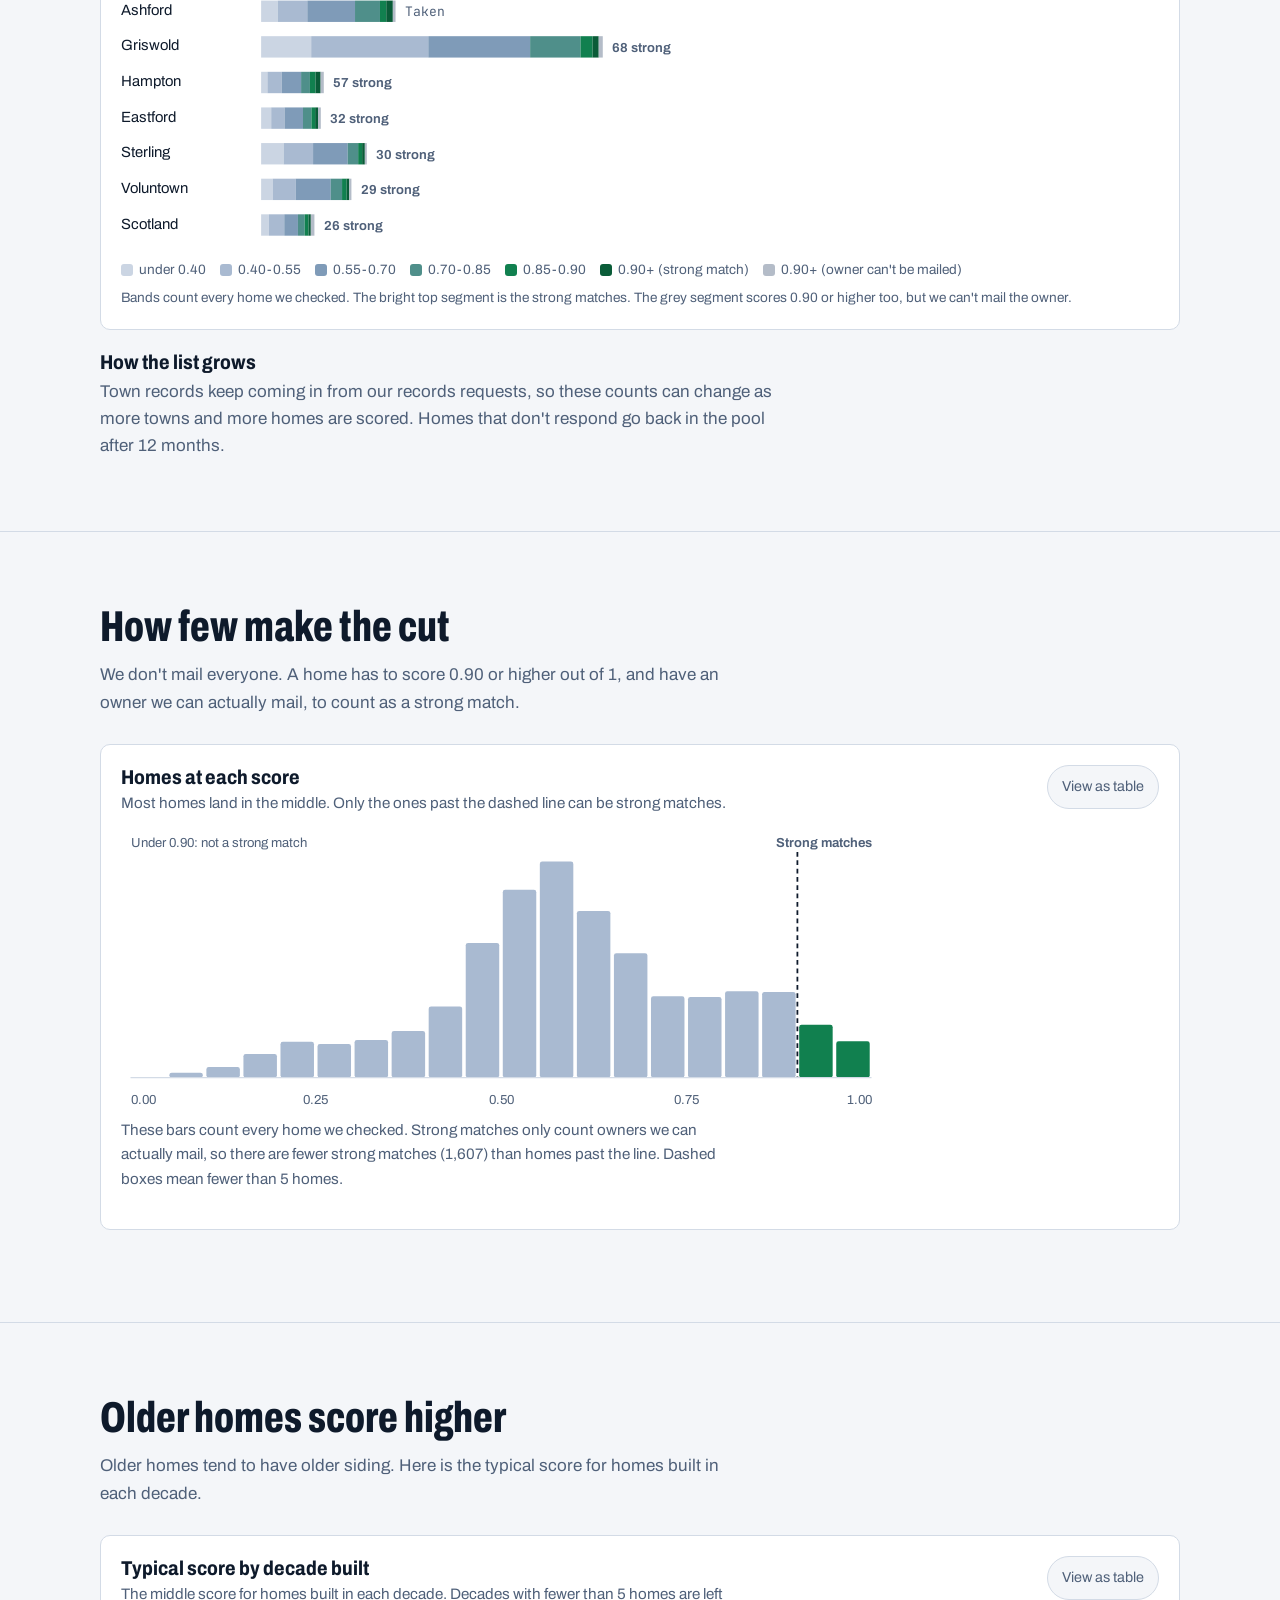
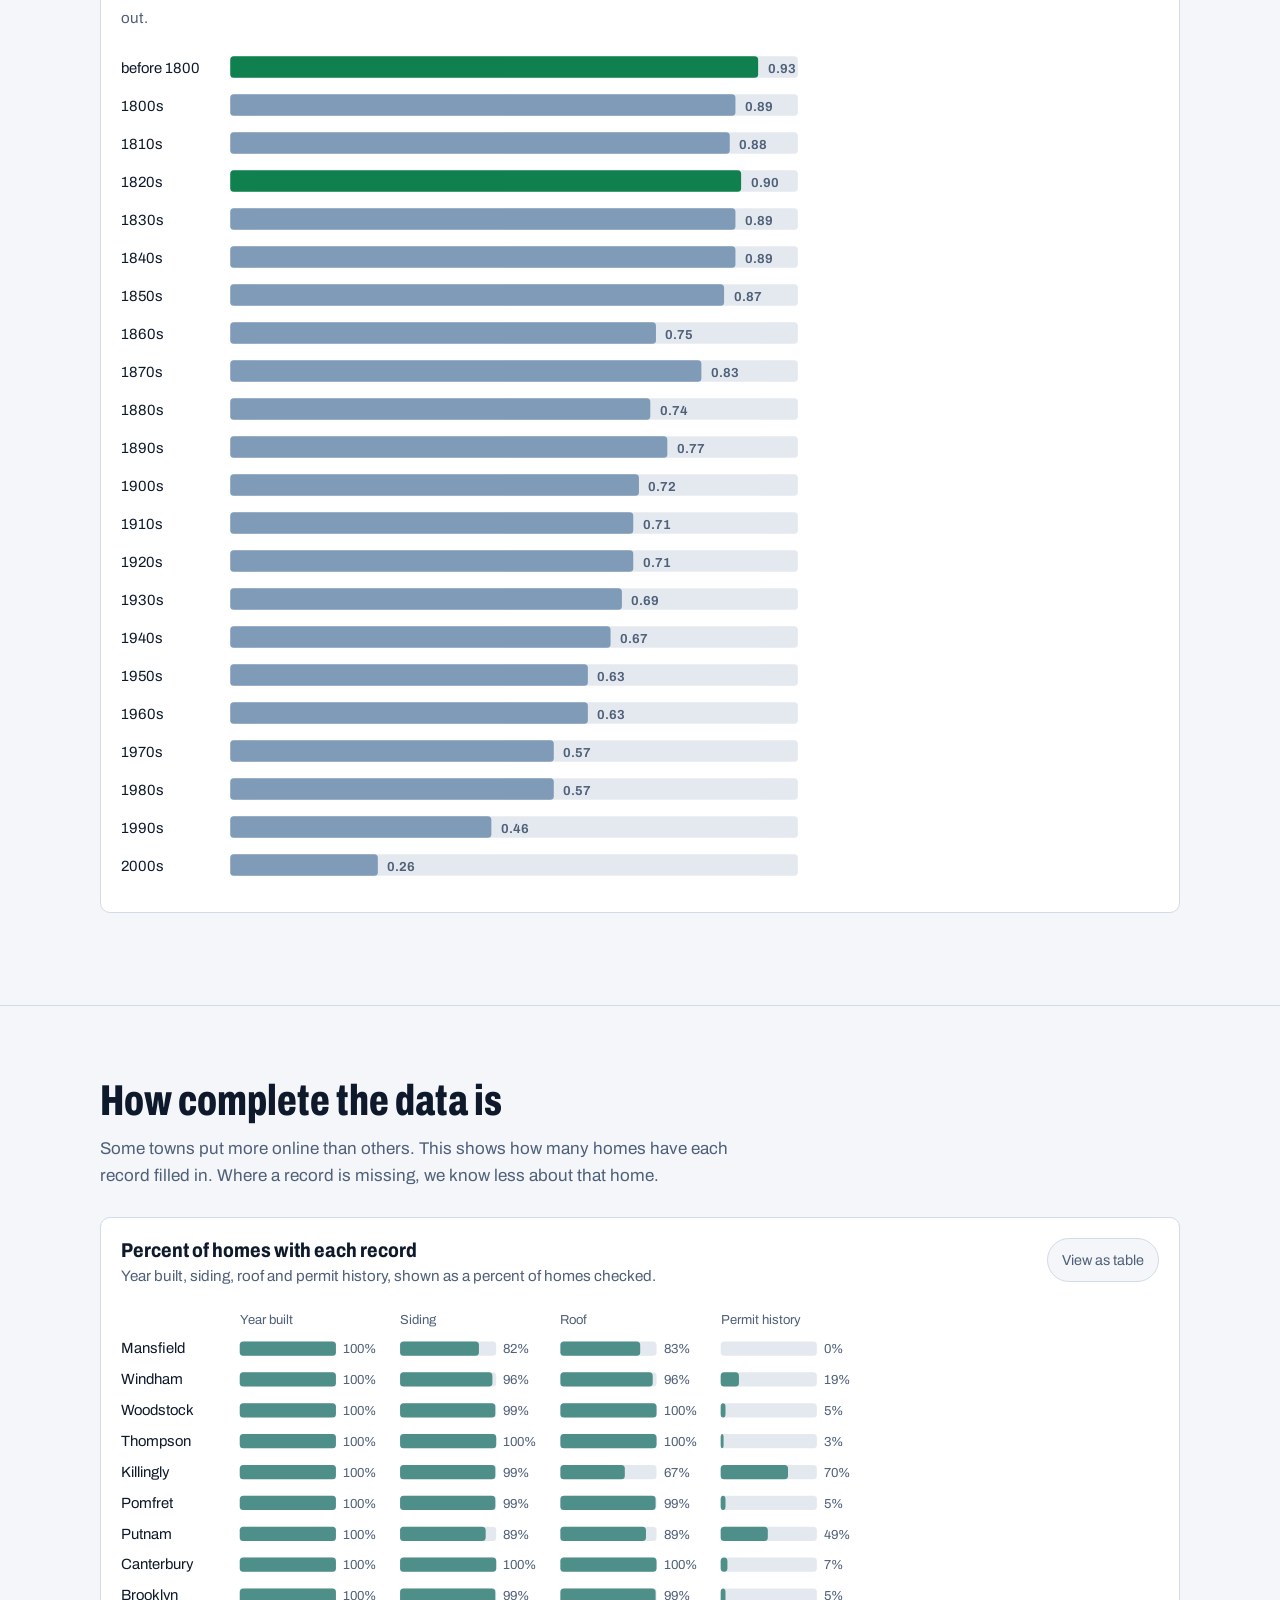
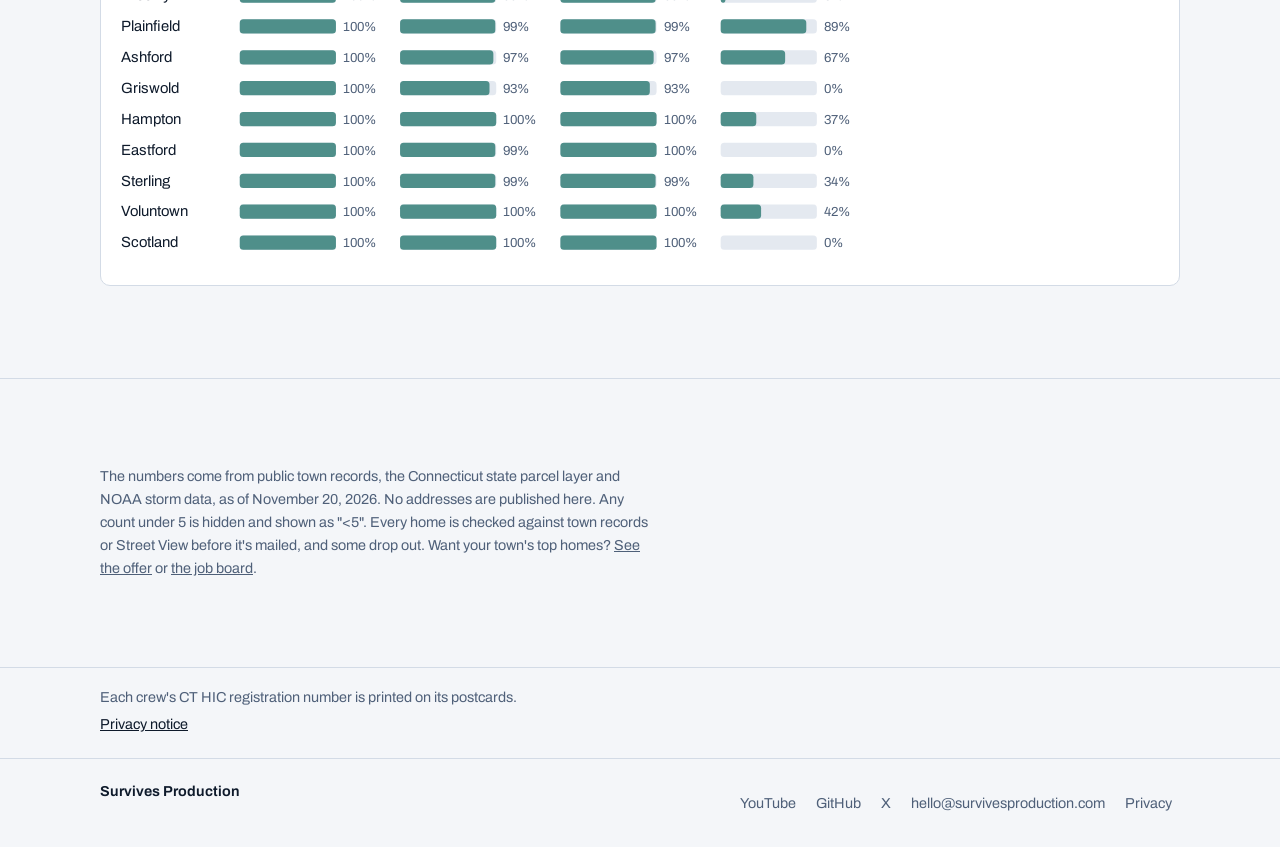
<file: towns/index.html>
<!doctype html>
<html lang="en">
<head>
<meta charset="utf-8">
<meta name="viewport" content="width=device-width, initial-scale=1, viewport-fit=cover">
<script>(function(){var t=null;try{t=localStorage.getItem('sp-theme')}catch(e){}if(t!=='light'&&t!=='dark'){t=(window.matchMedia&&matchMedia('(prefers-color-scheme: light)').matches)?'light':'dark'}document.documentElement.setAttribute('data-theme',t)})()</script>
<title>Towns We Cover: Real Siding Work Near You | Survives Production</title>
<meta name="description" content="How many homes we checked in each Quiet Corner town, and how many look like strong siding jobs. Counts only. No addresses, no names.">
<meta name="theme-color" content="#0E1A2B">
<link rel="canonical" href="https://survivesproduction.com/towns/">
<link rel="icon" href="data:image/svg+xml,%3Csvg xmlns='http://www.w3.org/2000/svg' viewBox='0 0 26 26'%3E%3Crect width='26' height='26' rx='6' fill='%230E1A2B'/%3E%3Cpath d='M7.5 13.5l3.5 3.5 7.5-8' fill='none' stroke='%233FD48D' stroke-width='2.6' stroke-linecap='round' stroke-linejoin='round'/%3E%3C/svg%3E">
<meta property="og:type" content="website">
<meta property="og:url" content="https://survivesproduction.com/towns/">
<meta property="og:title" content="There is real siding work in these towns">
<meta property="og:description" content="Homes checked and strong matches in every town we cover. Counts only, nothing below town level.">
<meta name="twitter:card" content="summary">
<meta name="twitter:site" content="@survivesprod">
<link rel="preconnect" href="https://fonts.googleapis.com">
<link rel="preconnect" href="https://fonts.gstatic.com" crossorigin>
<link rel="stylesheet" href="https://fonts.googleapis.com/css2?family=Archivo:wdth,wght@62..125,400..900&family=JetBrains+Mono:wght@400;600&display=swap">
<link rel="stylesheet" href="/assets/site.css">
<link rel="stylesheet" href="/assets/offer.css">
<link rel="stylesheet" href="/assets/towns.css">
</head>
<body class="sp-brand">
<header class="sp-top">
  <div class="sp-wrap">
    <a class="sp-mark" href="/" aria-label="Survives Production home">
      <svg width="26" height="26" viewBox="0 0 26 26" aria-hidden="true"><rect x="1" y="1" width="24" height="24" rx="6" fill="none" stroke="#3FD48D" stroke-width="2"/><path d="M7.5 13.5l3.5 3.5 7.5-8" fill="none" stroke="#3FD48D" stroke-width="2.4" stroke-linecap="round" stroke-linejoin="round"/></svg>
      <span>Survives Production</span>
    </a>
    <nav class="sp-nav" aria-label="Main">
      <a href="/">Home</a>
      <a href="/jobs/">Job board</a>
      <a href="/towns/" aria-current="page">Towns</a>
      <a href="/offer/">Offer</a>
      <a href="https://www.youtube.com/@survivesproduction" target="_blank" rel="noopener">YouTube<span aria-hidden="true">&nbsp;&#8599;</span></a>
      <button type="button" class="sp-theme" data-sp-theme aria-label="Switch between light and dark mode">Theme</button>
    </nav>
  </div>
</header>

<main id="top">
  <section class="hero">
    <div class="wrap">
      <h1>There's real work in these towns.</h1>
      <p class="lede">We sell jobs, not leads. So we check the public record on every home in a town, and only the homes that look like real siding work get mailed. Here is what that looks like, town by town.</p>
      <p class="intro">Counts only. No addresses, no names, nothing below the town.</p>
      <div class="stats" id="stat-row"></div>
      <p id="load-err">The numbers didn't load. Email <a href="mailto:hello@survivesproduction.com">hello@survivesproduction.com</a> and I'll send them.</p>
      <noscript><p class="sub">The charts on this page need JavaScript. Email hello@survivesproduction.com and I'll send the numbers.</p></noscript>
    </div>
  </section>

  <section class="band" id="map">
    <div class="wrap">
      <h2>Where the work is</h2>
      <p class="intro">Darker green means more strong matches. A strong match is a home whose public records point to siding that is likely due, and whose owner we can actually mail. Grey towns are taken: one crew per territory.</p>
      <div class="card"><div data-town-map="full"></div></div>
    </div>
  </section>

  <section class="band" id="sec-terr-band">
    <div class="wrap">
      <h2>By territory</h2>
      <p class="intro">Towns are grouped into territories, and each territory goes to one crew. A quarter of mail is one batch of <span data-batch>75</span> homes, so quarters of mail is how many batches a territory can supply before we run out of strong matches. These are the same numbers as on <a href="/offer/#territories">the offer page</a>.</p>
      <ul class="terr" id="sec-terr"></ul>
      <p class="sub" id="terr-unassigned"></p>
    </div>
  </section>

  <section class="band" id="sec-towns-band">
    <div class="wrap">
      <h2>What's in each town</h2>
      <p class="intro">Every home we checked, by how good a match it is for siding work. Towns with the most strong matches are on top.</p>
      <div id="sec-towns"></div>
      <div class="grows">
        <h3>How the list grows</h3>
        <p>Town records keep coming in from our records requests, so these counts can change as more towns and more homes are scored. Homes that don't respond go back in the pool after 12 months.</p>
      </div>
    </div>
  </section>

  <section class="band" id="sec-hist-band">
    <div class="wrap">
      <h2>How few make the cut</h2>
      <p class="intro">We don't mail everyone. A home has to score <span data-cutoff>0.90</span> or higher out of 1, and have an owner we can actually mail, to count as a strong match.</p>
      <div id="sec-hist"></div>
    </div>
  </section>

  <section class="band" id="sec-decades-band">
    <div class="wrap">
      <h2>Older homes score higher</h2>
      <p class="intro">Older homes tend to have older siding. Here is the typical score for homes built in each decade.</p>
      <div id="sec-decades"></div>
    </div>
  </section>

  <section class="band" id="sec-coverage-band">
    <div class="wrap">
      <h2>How complete the data is</h2>
      <p class="intro">Some towns put more online than others. This shows how many homes have each record filled in. Where a record is missing, we know less about that home.</p>
      <div id="sec-coverage"></div>
    </div>
  </section>

  <section class="band" id="about-data">
    <div class="wrap">
      <p class="foot-note">The numbers come from public town records, the Connecticut state parcel layer and NOAA storm data, as of <span id="as-of">the date above</span>. No addresses are published here. Any count under 5 is hidden and shown as "&lt;5". Every home is checked against town records or Street View before it's mailed, and some drop out. Want your town's top homes? <a href="/offer/">See the offer</a> or <a href="/jobs/">the job board</a>.</p>
    </div>
  </section>
</main>

<div class="comp">
  <div class="wrap">
    <p data-compliance hidden></p>
    <p>Each crew's CT HIC registration number is printed on its postcards.</p>
    <p><a href="/privacy/">Privacy notice</a></p>
  </div>
</div>
<footer class="sp-foot">
  <div class="sp-wrap">
    <div>
      <strong>Survives Production</strong>
      <p data-compliance hidden></p>
    </div>
    <nav aria-label="Elsewhere">
      <a href="https://www.youtube.com/@survivesproduction" target="_blank" rel="noopener">YouTube</a>
      <a href="https://github.com/SurvivesProduction" target="_blank" rel="noopener">GitHub</a>
      <a href="https://x.com/survivesprod" target="_blank" rel="noopener">X</a>
      <a href="mailto:hello@survivesproduction.com">hello@survivesproduction.com</a>
      <a href="/privacy/">Privacy</a>
    </nav>
  </div>
</footer>
<script src="/assets/site.js"></script>
<script src="/assets/towns-map.js"></script>
<script src="/assets/towns.js"></script>
</body>
</html>
</file>
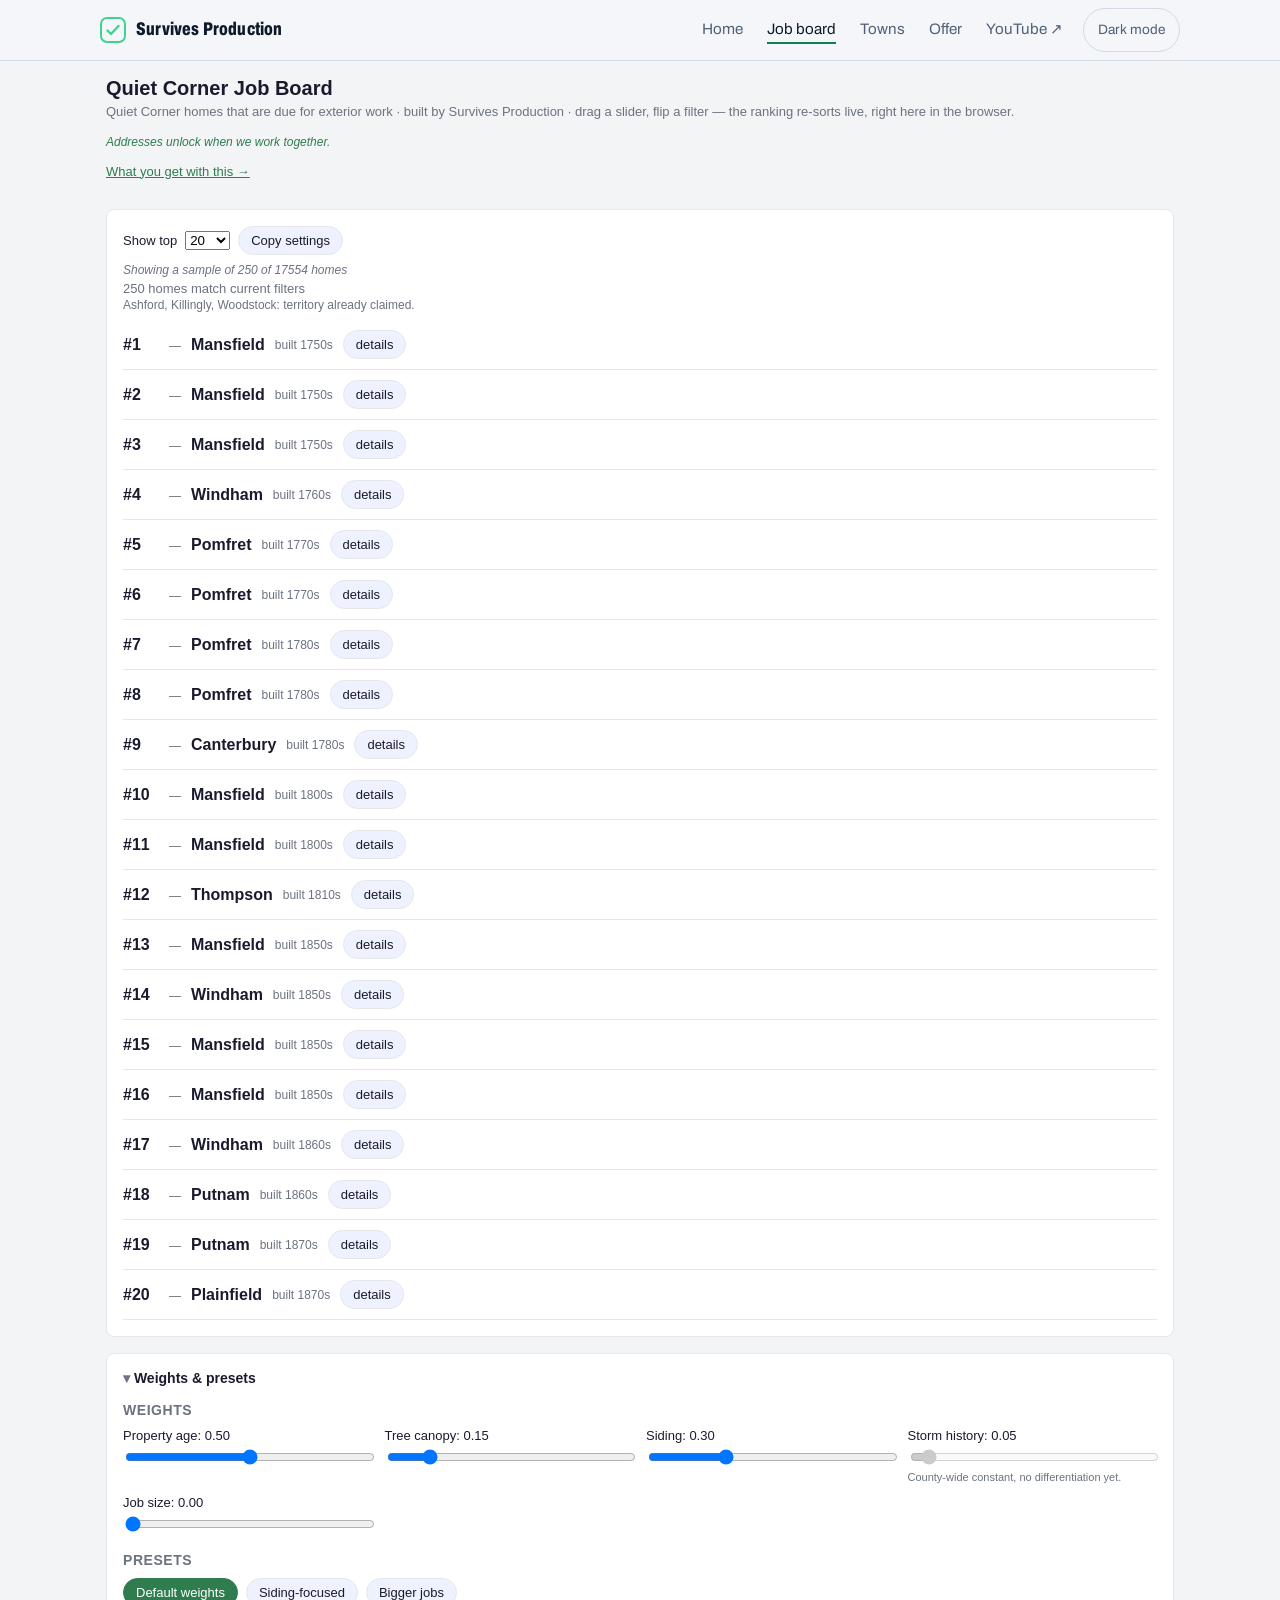
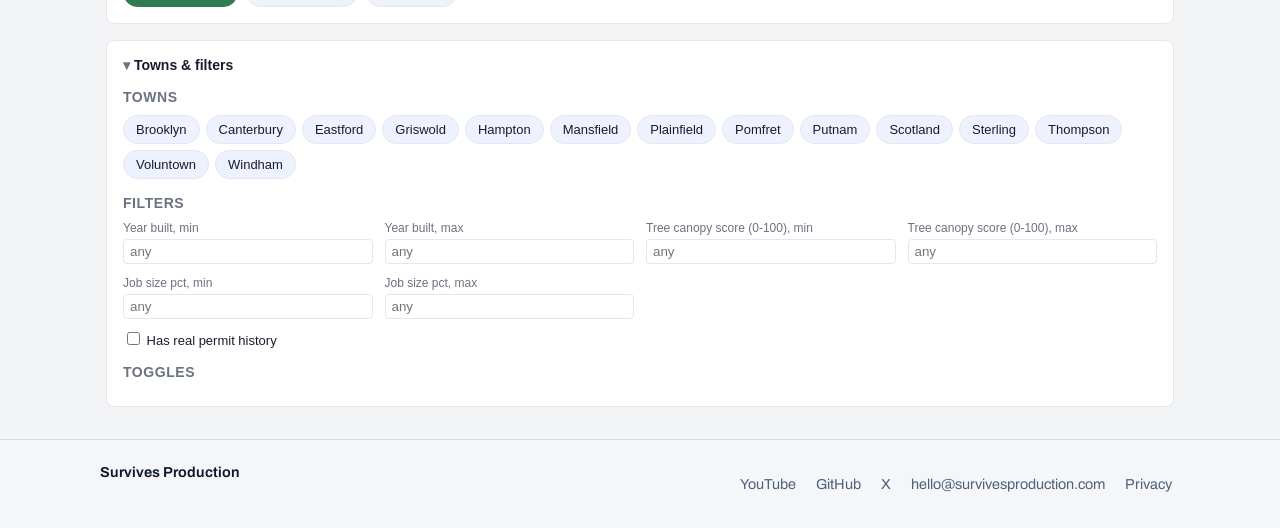
<file: leads.html>
<!doctype html>
<html lang="en">
<head>
<meta charset="utf-8">
<meta name="viewport" content="width=device-width, initial-scale=1">
<meta name="robots" content="noindex">
<meta http-equiv="refresh" content="0; url=/jobs/">
<link rel="canonical" href="https://survivesproduction.com/jobs/">
<title>Moved to the Job Board</title>
<script>location.replace("/jobs/" + location.search + location.hash);</script>
</head>
<body style="font-family:system-ui,sans-serif;padding:24px">
<p>The lead board is now the Job Board. <a href="/jobs/">Go to the Job Board</a>.</p>
</body>
</html>
</file>
<file: assets/site.css>
/* Shared shell: tokens, header, footer, theme. Used by every page.
   Tokens are --sp-* so they never collide with a page's own variables.
   Pages that want the brand look put class "sp-brand" on <body>. */
:root {
  --sp-display: "Archivo", "Arial Narrow", "Helvetica Neue", Arial, sans-serif;
  --sp-body: "Archivo", "Helvetica Neue", Arial, sans-serif;
  --sp-mono: "JetBrains Mono", ui-monospace, "SF Mono", Menlo, Consolas, monospace;
  --sp-bg: #0E1A2B; --sp-raised: #13233A; --sp-line: #233853;
  --sp-ink: #E9EEF4; --sp-dim: #98AAC0;
  --sp-red: #F0545A; --sp-green: #3FD48D; --sp-on-red: #1A0A0C;
  color-scheme: dark;
}
html[data-theme="light"] {
  --sp-bg: #F4F6F9; --sp-raised: #FFFFFF; --sp-line: #D3DBE6;
  --sp-ink: #0E1A2B; --sp-dim: #4F6079;
  --sp-red: #D8353C; --sp-green: #11804F; --sp-on-red: #FFFFFF;
  color-scheme: light;
}
body.sp-brand {
  --bg: var(--sp-bg); --raised: var(--sp-raised); --line: var(--sp-line);
  --ink: var(--sp-ink); --dim: var(--sp-dim);
  --red: var(--sp-red); --green: var(--sp-green); --on-red: var(--sp-on-red);
  --display: var(--sp-display); --body: var(--sp-body); --mono: var(--sp-mono);
  margin: 0; background: var(--bg); color: var(--ink);
}

.sp-wrap {
  max-width: 1120px; margin: 0 auto;
  padding-left: max(20px, env(safe-area-inset-left, 0px));
  padding-right: max(20px, env(safe-area-inset-right, 0px));
}
.sp-top, .sp-foot {
  display: block; background: var(--sp-bg); color: var(--sp-ink);
  font-family: var(--sp-body); font-size: 1rem; line-height: 1.4; font-stretch: 100%;
}
.sp-top { border-bottom: 1px solid var(--sp-line); }
.sp-top .sp-wrap { display: flex; align-items: center; justify-content: space-between; gap: 4px 16px; flex-wrap: wrap; padding-block: 8px; }
.sp-mark { display: flex; align-items: center; gap: 10px; text-decoration: none; color: var(--sp-ink); min-height: 44px; }
.sp-mark svg { flex: none; }
.sp-mark span { font-family: var(--sp-display); font-weight: 800; font-size: 1.15rem; font-stretch: 72%; letter-spacing: 0.01em; }
.sp-nav { display: flex; align-items: center; flex-wrap: wrap; gap: 0 4px; }
.sp-nav a, .sp-nav button {
  display: inline-flex; align-items: center; min-height: 44px; padding: 0 10px;
  font: inherit; font-size: 0.95rem; color: var(--sp-dim); text-decoration: none; background: none; border: 0; cursor: pointer;
}
.sp-nav a:hover, .sp-nav button:hover { color: var(--sp-ink); }
.sp-nav a[aria-current="page"] { color: var(--sp-ink); text-decoration: underline; text-decoration-color: var(--sp-green); text-decoration-thickness: 2px; text-underline-offset: 8px; }
.sp-nav .sp-theme { border: 1px solid var(--sp-line); border-radius: 999px; min-height: 44px; padding: 0 14px; margin-left: 6px; font-size: 0.85rem; }
.sp-top a:focus-visible, .sp-top button:focus-visible, .sp-foot a:focus-visible {
  outline: 2px solid var(--sp-green); outline-offset: 2px; border-radius: 4px;
}

.sp-foot { border-top: 1px solid var(--sp-line); color: var(--sp-dim); font-size: 0.9rem; }
.sp-foot .sp-wrap { display: flex; justify-content: space-between; gap: 12px 24px; flex-wrap: wrap; padding-block: 22px; }
.sp-foot strong { color: var(--sp-ink); font-weight: 650; }
.sp-foot p { margin: 4px 0 0; }
.sp-foot nav { display: flex; flex-wrap: wrap; gap: 0 4px; }
.sp-foot a { display: inline-flex; align-items: center; min-height: 44px; padding: 0 8px; color: var(--sp-dim); text-decoration: none; }
.sp-foot a:hover { color: var(--sp-ink); }
@media (max-width: 480px) { .sp-mark span { font-size: 1.05rem; } .sp-nav a { padding: 0 8px; } }
</file>
<file: assets/offer.css>
/* Offer page. Tokens come from site.css (body.sp-brand). */
*, *::before, *::after { box-sizing: border-box; }
html { -webkit-text-size-adjust: 100%; }
@media (prefers-reduced-motion: no-preference) { html { scroll-behavior: smooth; } }
body { font-family: var(--body); font-stretch: 100%; font-size: 1.0625rem; line-height: 1.6; overflow-wrap: break-word; }
a { color: inherit; }
a:focus-visible, .btn:focus-visible, button:focus-visible, input:focus-visible, summary:focus-visible {
  outline: 2px solid var(--green); outline-offset: 3px; border-radius: 3px;
}
.wrap { max-width: 1120px; margin: 0 auto; padding-left: max(20px, env(safe-area-inset-left, 0px)); padding-right: max(20px, env(safe-area-inset-right, 0px)); }
h1 { font-family: var(--display); font-weight: 850; font-stretch: 64%; font-size: clamp(2.3rem, 6.4vw, 4rem); line-height: 1; letter-spacing: -0.01em; margin: 0 0 20px; text-wrap: balance; max-width: 18ch; }
h2 { font-family: var(--display); font-weight: 800; font-stretch: 70%; font-size: clamp(1.9rem, 4vw, 2.7rem); line-height: 1.05; margin: 0 0 12px; text-wrap: balance; }
h3 { font-family: var(--display); font-weight: 750; font-stretch: 85%; font-size: 1.25rem; line-height: 1.2; margin: 0 0 6px; }
.lede { font-size: 1.15rem; max-width: 60ch; margin: 0 0 12px; }
.price-line { font-family: var(--display); font-weight: 750; font-stretch: 85%; font-size: 1.3rem; margin: 0 0 26px; color: var(--green); }
.intro { color: var(--dim); max-width: 64ch; margin: 0 0 28px; }
.actions { display: flex; gap: 12px; flex-wrap: wrap; }
.btn { display: inline-flex; align-items: center; justify-content: center; min-height: 48px; padding: 0 20px; font: inherit; font-weight: 650; font-size: 1rem; text-decoration: none; cursor: pointer; border-radius: 6px; border: 1px solid var(--line); color: var(--ink); background: none; }
.btn.primary { background: var(--red); border-color: var(--red); color: var(--on-red); }
.btn.primary:hover { filter: brightness(1.08); }
.btn.ghost:hover { border-color: var(--dim); }
.mono { font-family: var(--mono); }
.hero .wrap { padding-block: clamp(36px, 6vw, 72px) clamp(36px, 5vw, 60px); }
section.band { border-top: 1px solid var(--line); }
section.band > .wrap { padding-block: clamp(40px, 6vw, 72px); }
.sub { color: var(--dim); font-size: 0.95rem; margin: 0 0 18px; max-width: 70ch; }

.steps { list-style: none; margin: 0 0 24px; padding: 0; display: grid; grid-template-columns: repeat(4, minmax(0, 1fr)); gap: 14px; counter-reset: s; }
.steps li { counter-increment: s; background: var(--raised); border: 1px solid var(--line); border-radius: 10px; padding: 16px 16px 18px; }
.steps li::before { content: counter(s); display: grid; place-items: center; width: 32px; height: 32px; margin-bottom: 10px; border-radius: 50%; border: 2px solid var(--green); color: var(--green); font-family: var(--display); font-weight: 800; }
.steps p { margin: 0; font-size: 0.97rem; }
.only { font-family: var(--display); font-weight: 800; font-stretch: 75%; font-size: 1.5rem; color: var(--green); margin: 0; }

.card { background: var(--raised); border: 1px solid var(--line); border-radius: 10px; padding: 20px; margin-bottom: 20px; }
.card h3 { margin-bottom: 4px; }
.tabs { display: flex; flex-wrap: wrap; gap: 8px; margin: 0 0 16px; }
.tabs button { min-height: 44px; padding: 0 14px; font: inherit; font-size: 0.95rem; color: var(--dim); background: var(--bg); border: 1px solid var(--line); border-radius: 999px; cursor: pointer; }
.tabs button[aria-pressed="true"] { color: var(--ink); border-color: var(--green); box-shadow: inset 0 0 0 1px var(--green); }
.chart { width: 100%; max-width: 520px; height: auto; display: block; }
.chart text { font-family: var(--body); font-size: 13px; fill: var(--ink); }
.chart .dim { fill: var(--dim); font-size: 12px; }
.chart .val { font-family: var(--mono); font-weight: 600; }
.chart .bar { fill: var(--dim); opacity: 0.55; }
.chart .acc { fill: var(--green); opacity: 1; }
.chart .axis { stroke: var(--line); stroke-width: 1; }
.chart .ref { stroke: var(--ink); stroke-width: 1.5; stroke-dasharray: 4 3; }
.chart .dot { fill: var(--green); }
.chart .dot-t { fill: var(--on-green, #06241A); font-weight: 700; font-size: 12px; text-anchor: middle; }
html[data-theme="light"] .chart .dot-t { fill: #fff; }
details.nums { margin-top: 12px; }
details.nums summary { min-height: 44px; display: flex; align-items: center; cursor: pointer; color: var(--dim); font-size: 0.92rem; }
.tbl-wrap { overflow-x: auto; }
table { border-collapse: collapse; width: 100%; font-size: 0.9rem; }
th, td { text-align: left; padding: 8px 10px; border-bottom: 1px solid var(--line); vertical-align: top; }
th { color: var(--dim); font-weight: 600; font-family: var(--mono); font-size: 0.78rem; }
.basis { margin: 14px 0 0; padding-left: 1.1em; color: var(--dim); font-size: 0.9rem; }
.basis li { margin-bottom: 6px; }
.basis b { color: var(--ink); }
.guess { color: var(--red); font-weight: 650; }

.field { margin-bottom: 18px; }
.field label { display: block; font-weight: 600; font-size: 0.97rem; margin-bottom: 6px; }
.pair { display: grid; grid-template-columns: minmax(0, 1fr) 7.5rem; gap: 14px; align-items: center; }
input[type=range] { width: 100%; accent-color: var(--green); margin: 0; height: 44px; }
input[type=number], input[type=text], input[type=tel] { width: 100%; min-height: 44px; font: inherit; font-family: var(--mono); font-size: 1rem; color: var(--ink); background: var(--bg); border: 1px solid var(--line); border-radius: 6px; padding: 8px 10px; }
.outs { display: grid; grid-template-columns: repeat(2, minmax(0, 1fr)); gap: 12px; margin: 6px 0 14px; }
.out { border: 1px solid var(--line); border-radius: 8px; padding: 12px 14px; background: var(--bg); }
.out .k { display: block; font-size: 0.85rem; color: var(--dim); line-height: 1.3; }
.out .v { display: block; font-family: var(--display); font-weight: 850; font-stretch: 72%; font-size: 2rem; line-height: 1.1; color: var(--green); }
.cover-line { font-family: var(--display); font-weight: 850; font-stretch: 72%; font-size: 1.6rem; line-height: 1.15; margin: 14px 0 8px; }
.cover-line .n { color: var(--green); }
.note { font-size: 0.9rem; color: var(--dim); margin: 8px 0 0; }
.note a { color: var(--ink); }
.disclaimer { font-weight: 650; color: var(--ink); }

.terr { display: grid; grid-template-columns: repeat(3, minmax(0, 1fr)); gap: 14px; margin: 0 0 24px; padding: 0; list-style: none; }
.terr li { background: var(--raised); border: 1px solid var(--line); border-radius: 10px; padding: 16px; }
.terr h3 { display: flex; justify-content: space-between; gap: 8px; align-items: baseline; flex-wrap: wrap; }
.pill { font-family: var(--mono); font-size: 0.72rem; font-weight: 600; border: 1px solid var(--line); border-radius: 999px; padding: 2px 9px; color: var(--dim); }
.pill.open { color: var(--green); border-color: var(--green); }
.terr .towns { margin: 0 0 10px; color: var(--dim); font-size: 0.92rem; }
.terr dl { display: grid; grid-template-columns: 1fr auto; gap: 2px 12px; margin: 0; font-size: 0.92rem; }
.terr dt { color: var(--dim); }
.terr dd { margin: 0; font-family: var(--mono); font-weight: 600; text-align: right; }

.legend-list { list-style: none; margin: 14px 0 0; padding: 0; display: grid; gap: 6px; font-size: 0.93rem; }
.legend-list li { display: grid; grid-template-columns: 26px 1fr; gap: 8px; }
.legend-list b { display: grid; place-items: center; width: 22px; height: 22px; border-radius: 50%; background: var(--green); color: var(--on-red); font-size: 0.75rem; }
html[data-theme="dark"] .legend-list b { color: #06241A; }

.two { display: grid; grid-template-columns: minmax(0, 1fr) minmax(0, 1fr); gap: 20px; align-items: start; }
.two .card { margin: 0; height: 100%; }
.stack { list-style: none; margin: 14px 0 0; padding: 0; }
.stack li { display: grid; grid-template-columns: 24px 1fr; gap: 10px; padding: 9px 0; border-top: 1px solid var(--line); }
.stack li::before { content: ""; width: 20px; height: 20px; margin-top: 3px; border-radius: 50%; background: var(--green) url("data:image/svg+xml,%3Csvg xmlns='http://www.w3.org/2000/svg' viewBox='0 0 22 22'%3E%3Cpath d='M5.5 11.5l3.5 3.5 7-8' fill='none' stroke='%2306241A' stroke-width='2.4' stroke-linecap='round' stroke-linejoin='round'/%3E%3C/svg%3E") center / 100% no-repeat; }
.price-big { font-family: var(--display); font-weight: 850; font-stretch: 72%; font-size: 2.4rem; line-height: 1.05; margin: 8px 0 4px; }
.price-big small { font-family: var(--mono); font-weight: 400; font-size: 0.85rem; color: var(--dim); }
.quote { border-left: 4px solid var(--green); padding: 2px 0 2px 18px; margin: 12px 0 0; font-family: var(--display); font-weight: 650; font-stretch: 90%; font-size: 1.15rem; line-height: 1.4; }

.trial { font-size: 0.95rem; }
.faq details { border-top: 1px solid var(--line); }
.faq details:last-child { border-bottom: 1px solid var(--line); }
.faq summary { min-height: 52px; display: flex; align-items: center; cursor: pointer; font-weight: 650; padding: 8px 0; }
.faq details p { margin: 0 0 14px; color: var(--dim); max-width: 64ch; }
.faq a { color: var(--ink); }
.limits { margin: 0; padding-left: 1.2em; max-width: 64ch; }
.limits li { margin-bottom: 8px; }
.getform { display: grid; gap: 14px; max-width: 30rem; margin-top: 18px; }
.comp { border-top: 1px solid var(--line); }
.comp .wrap { padding-block: 18px; color: var(--dim); font-size: 0.9rem; }
.comp p { margin: 0 0 4px; }
.comp a { color: var(--ink); }
#load-err { display: none; border: 1px solid var(--red); border-radius: 8px; padding: 12px 14px; margin: 16px 0; }

@media (max-width: 960px) {
  .steps { grid-template-columns: repeat(2, minmax(0, 1fr)); }
  .terr { grid-template-columns: repeat(2, minmax(0, 1fr)); }
  .two { grid-template-columns: minmax(0, 1fr); }
}
@media (max-width: 600px) {
  .steps, .terr, .outs { grid-template-columns: minmax(0, 1fr); }
  .card { padding: 16px; }
  .pair { grid-template-columns: minmax(0, 1fr) 6.5rem; }
  .trial thead { display: none; }
  .trial td { display: grid; grid-template-columns: 9.5rem 1fr; border-bottom: 0; padding: 6px 0; }
  .trial td::before { content: attr(data-label); color: var(--dim); font-family: var(--mono); font-size: 0.78rem; }
}
</file>
<file: assets/towns.css>
/* /towns and the compact map on /offer. Tokens come from site.css (body.sp-brand). */
:root {
  --b0: #2B3F5C; --b1: #36557A; --b2: #3E7488; --b3: #3A9B84; --b4: #3FD48D; --b5: #A8F5CD; --b6: #566175;
}
html[data-theme="light"] {
  --b0: #CBD5E3; --b1: #A9BAD1; --b2: #7F9BB8; --b3: #4F8F8A; --b4: #11804F; --b5: #0A5C38; --b6: #B4BCC8;
}
.stats { display: grid; grid-template-columns: repeat(5, minmax(0, 1fr)); gap: 12px; margin: 8px 0 0; }
.stat { border: 1px solid var(--line); border-radius: 10px; background: var(--raised); padding: 14px 16px; }
.stat .k { display: block; font-size: 0.85rem; color: var(--dim); line-height: 1.3; }
.stat .v { display: block; font-family: var(--display); font-weight: 850; font-stretch: 72%; font-size: clamp(1.7rem, 4.5vw, 2.4rem); line-height: 1.1; color: var(--green); }
.stat .v.plain { color: var(--ink); }
.stat .k.note { margin-top: 4px; }
@media (max-width: 900px) { .stats { grid-template-columns: repeat(2, minmax(0, 1fr)); } .stat.wide { grid-column: 1 / -1; } }

.tmap { width: 100%; max-width: 520px; height: auto; display: block; margin: 0 auto; }
.tmap.compact { max-width: 300px; }
.tmap .town { outline: none; cursor: pointer; }
.tmap .town path { fill: var(--green); stroke: var(--bg); stroke-width: 1.6; stroke-linejoin: round; }
.tmap .town.taken path { fill: var(--dim); fill-opacity: 0.3; }
.tmap .town:hover path, .tmap .town:focus-visible path { stroke: var(--ink); stroke-width: 2.4; }
.tmap text { font-family: var(--body); text-anchor: middle; pointer-events: none; paint-order: stroke; stroke: var(--bg); stroke-width: 3px; stroke-linejoin: round; fill: var(--ink); }
.tmap .nm { font-size: 14px; font-weight: 600; }
.tmap .tk { font-size: 13px; font-weight: 700; fill: var(--dim); }
.tmap-legend { display: flex; align-items: center; gap: 8px; flex-wrap: wrap; justify-content: center; margin: 12px 0 4px; font-size: 0.85rem; color: var(--dim); }
.tmap-legend .ramp { width: 64px; height: 10px; border-radius: 3px; background: linear-gradient(90deg, color-mix(in srgb, var(--green) 18%, transparent), var(--green)); border: 1px solid var(--line); }
.tmap-legend .grow { flex: 0 0 8px; }
.tmap-legend .swatch-taken { width: 14px; height: 10px; border-radius: 3px; background: color-mix(in srgb, var(--dim) 30%, transparent); margin-left: 8px; }
.tmap-info { min-height: 3em; text-align: center; margin: 8px 0 0; font-size: 0.97rem; }

.tcard h3 { margin-bottom: 2px; }
.tcard .tools { display: flex; justify-content: space-between; align-items: flex-start; gap: 12px; flex-wrap: wrap; }
.tbtn { min-height: 44px; padding: 0 14px; font: inherit; font-size: 0.9rem; color: var(--dim); background: var(--bg); border: 1px solid var(--line); border-radius: 999px; cursor: pointer; }
.tbtn:hover { color: var(--ink); border-color: var(--dim); }
.tcard .chart { max-width: 760px; }
.tcard .chart .b0 { fill: var(--b0); } .tcard .chart .b1 { fill: var(--b1); } .tcard .chart .b2 { fill: var(--b2); }
.tcard .chart .b3 { fill: var(--b3); } .tcard .chart .b4 { fill: var(--b4); } .tcard .chart .b5 { fill: var(--b5); } .tcard .chart .b6 { fill: var(--b6); }
.tcard .chart .miss { fill: none; stroke: var(--dim); stroke-dasharray: 3 3; }
.tcard .chart .taken-t { fill: var(--dim); font-size: 11px; font-family: var(--mono); }
.tcard .chart .strong-t { fill: var(--green); font-weight: 650; }
.tcard .chart .cut { stroke: var(--ink); stroke-width: 1.5; stroke-dasharray: 4 3; }
.tcard .chart .lbl { font-size: 12.5px; }
.tcard .chart .tick { fill: var(--dim); font-size: 11px; }
.tcard .chart .track { fill: var(--line); opacity: 0.6; }
.key { display: flex; flex-wrap: wrap; gap: 6px 14px; margin: 10px 0 0; padding: 0; list-style: none; font-size: 0.85rem; color: var(--dim); }
.key li { display: flex; align-items: center; gap: 6px; }
.key i { width: 12px; height: 12px; border-radius: 3px; display: inline-block; }
.key .b0 { background: var(--b0); } .key .b1 { background: var(--b1); } .key .b2 { background: var(--b2); }
.key .b3 { background: var(--b3); } .key .b4 { background: var(--b4); } .key .b5 { background: var(--b5); } .key .b6 { background: var(--b6); }
.tcard .tbl-wrap { margin-top: 10px; }
.foot-note { color: var(--dim); font-size: 0.9rem; max-width: 70ch; }
.offer-map { display: grid; grid-template-columns: minmax(0, 300px) minmax(0, 1fr); gap: 24px; align-items: center; }
.offer-map p { margin: 0 0 12px; }
@media (max-width: 640px) { .offer-map { grid-template-columns: minmax(0, 1fr); } }

/* Homes by score band as a list on phones; the SVG stays on wider screens. */
.band-list { display: none; list-style: none; margin: 0; padding: 0; }
.band-list li { margin: 0 0 14px; }
.bl-head { display: flex; justify-content: space-between; align-items: baseline; gap: 12px; margin-bottom: 5px; font-size: 0.95rem; }
.bl-name { font-weight: 600; }
.bl-val { font-family: var(--mono); font-size: 0.8rem; font-weight: 600; color: var(--green); white-space: nowrap; }
.bl-val.taken-t { color: var(--dim); font-weight: 500; }
.bl-bar { display: flex; width: 100%; height: 18px; gap: 1px; border-radius: 3px; overflow: hidden; }
.bl-bar span { flex-basis: 0; min-width: 2px; }
.band-list .b0 { background: var(--b0); } .band-list .b1 { background: var(--b1); } .band-list .b2 { background: var(--b2); }
.band-list .b3 { background: var(--b3); } .band-list .b4 { background: var(--b4); } .band-list .b5 { background: var(--b5); } .band-list .b6 { background: var(--b6); }
@media (max-width: 640px) {
  .band-list { display: block; }
  .tcard .band-list + * { margin-top: 0; }
  #sec-towns .tcard .chart { display: none; }
}

/* The key and chart are hidden with the hidden attribute when a table is shown; keep display rules from overriding it. */
.tcard [hidden] { display: none !important; }

/* By territory: reuses .terr from offer.css; taken territories are greyed. */
#sec-terr li.taken { opacity: 0.6; }
#sec-terr li.taken h3 { color: var(--dim); }
#terr-unassigned:empty { display: none; }
.grows { margin-top: 18px; max-width: 70ch; }
.grows h3 { margin-bottom: 4px; }
.grows p { margin: 0; color: var(--dim); }
</file>
